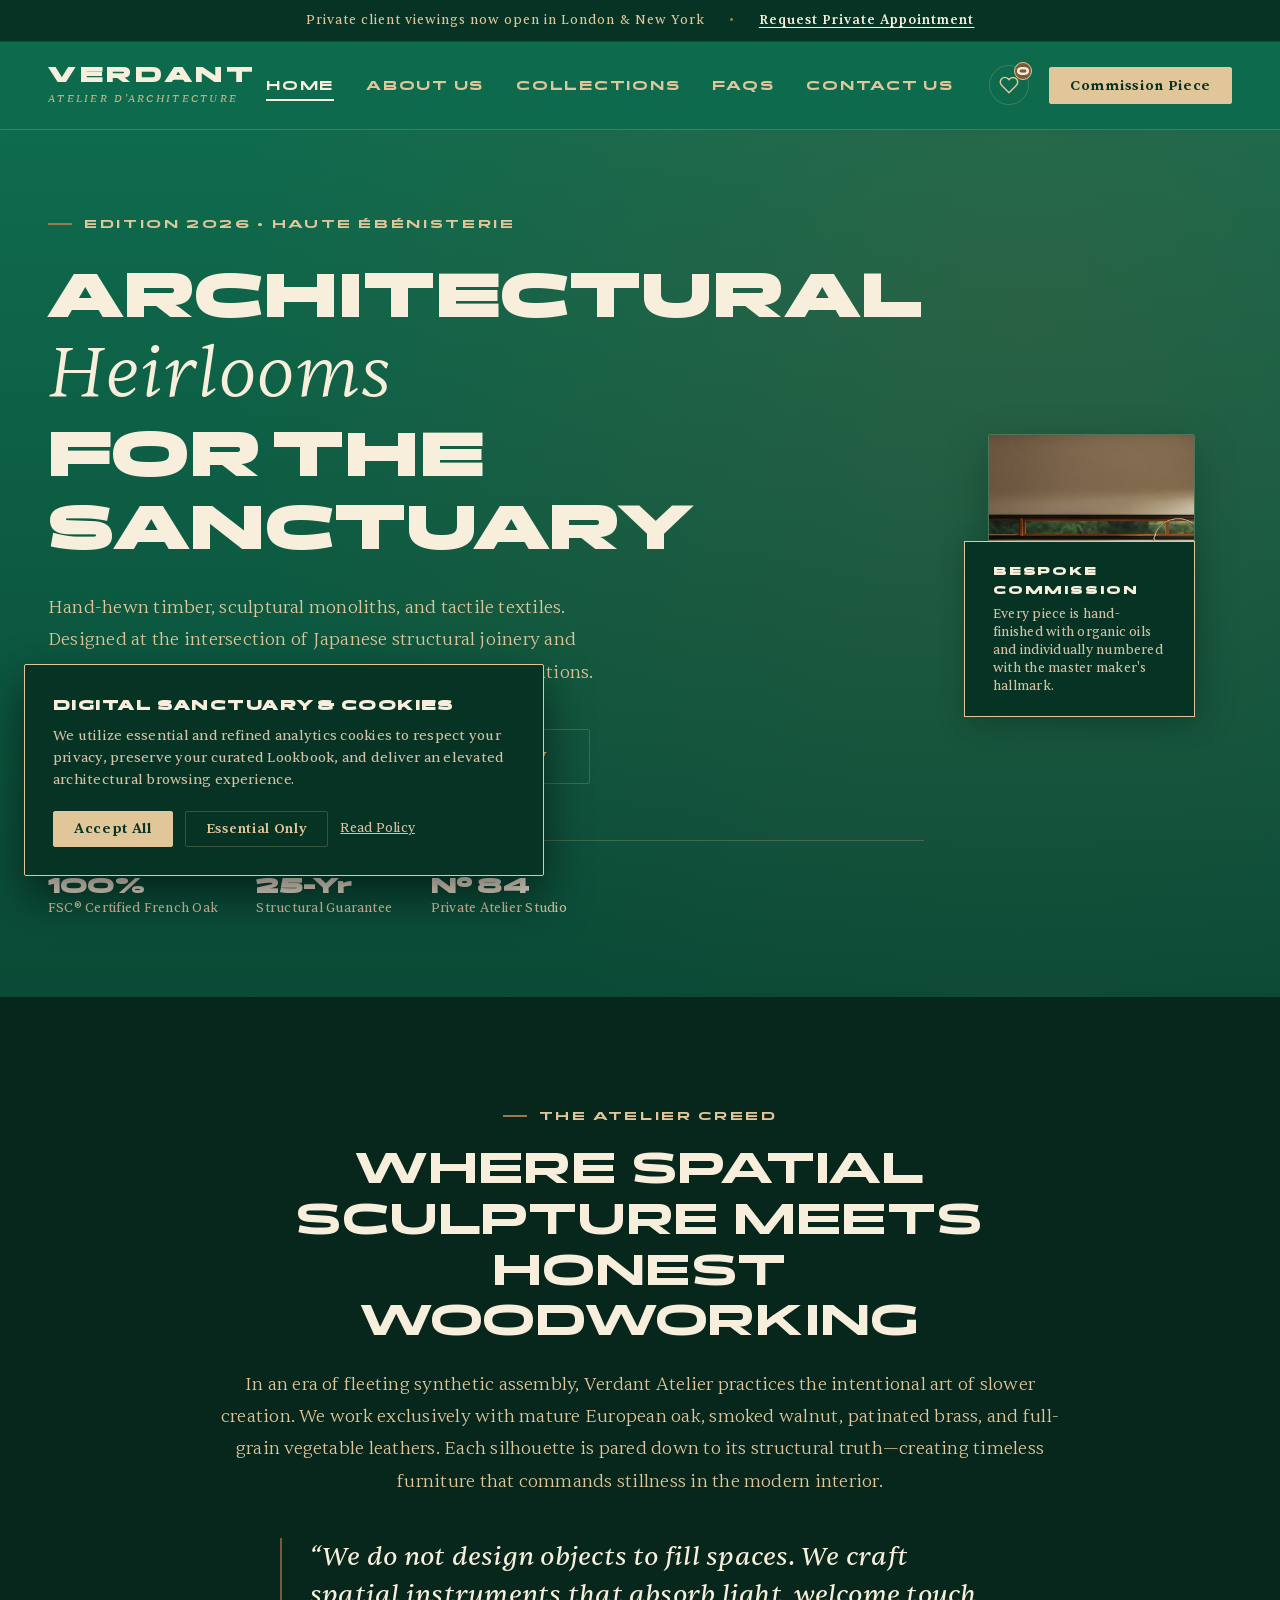
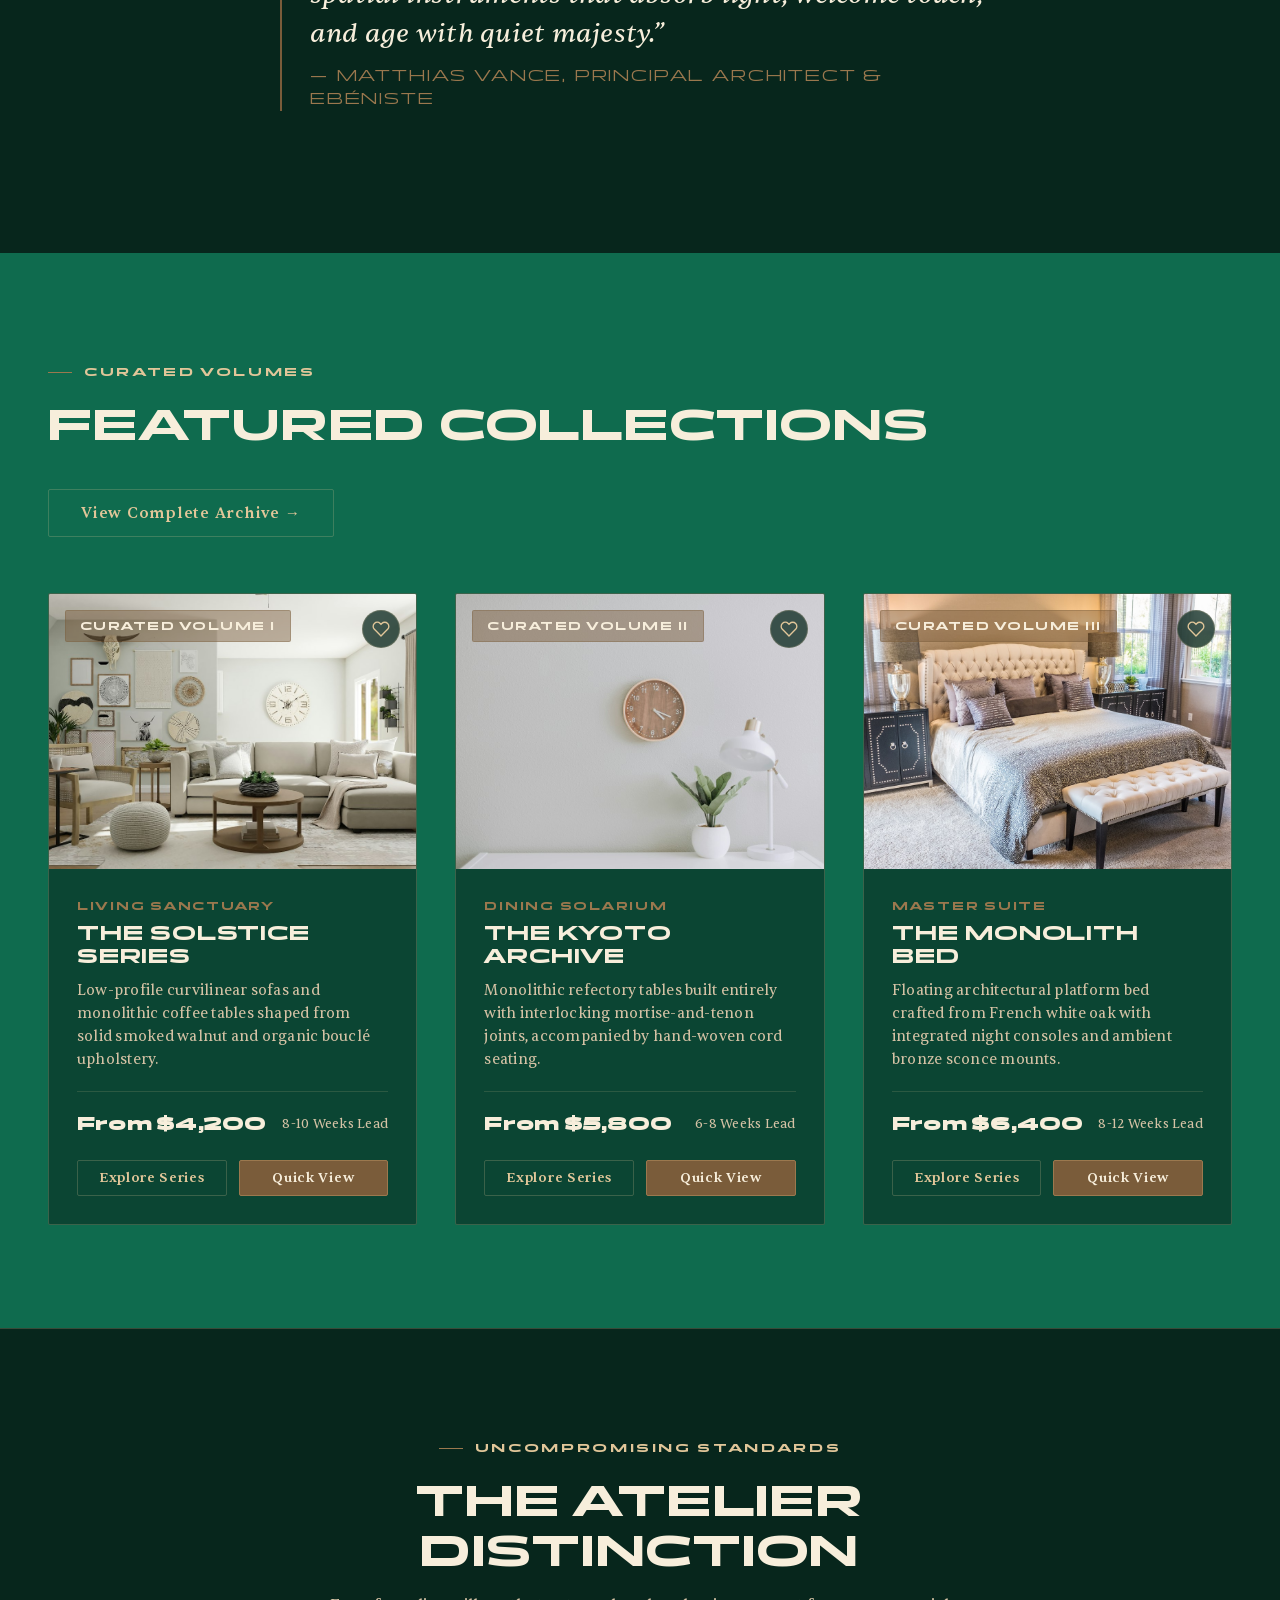
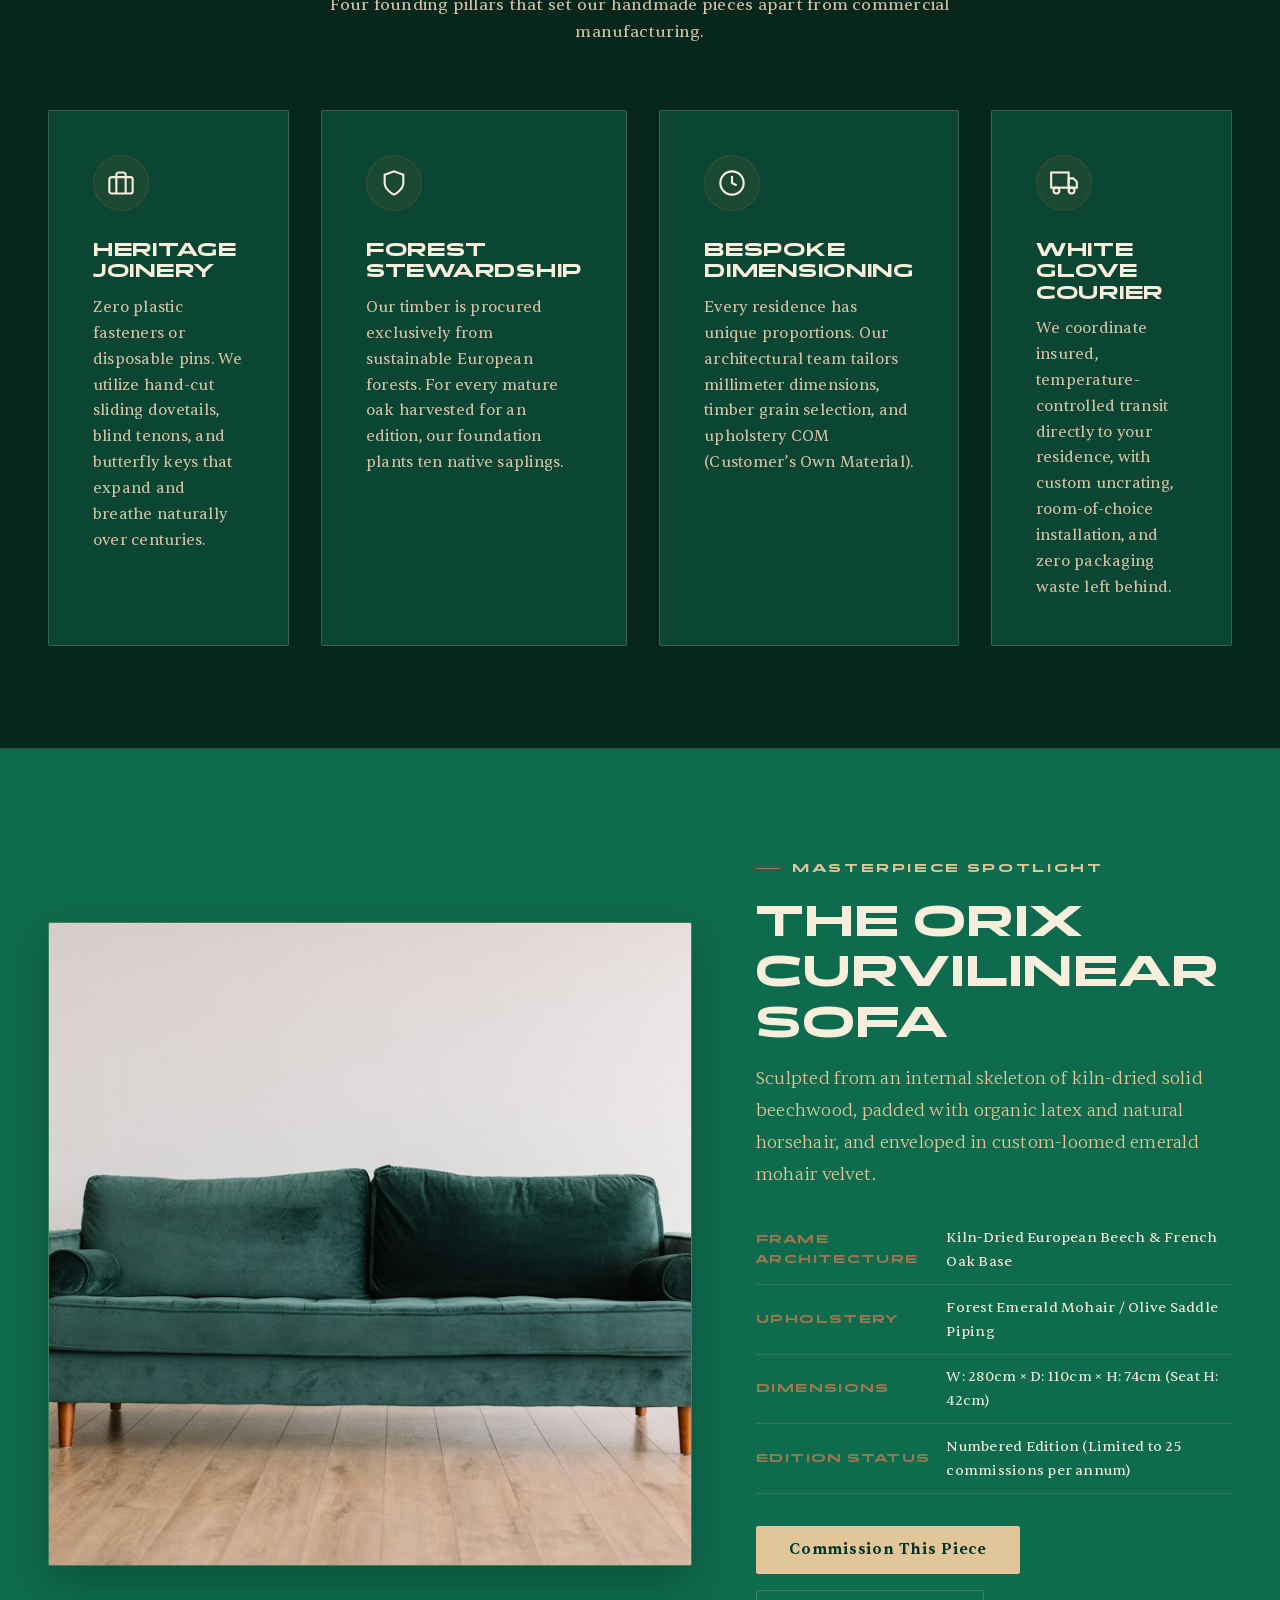
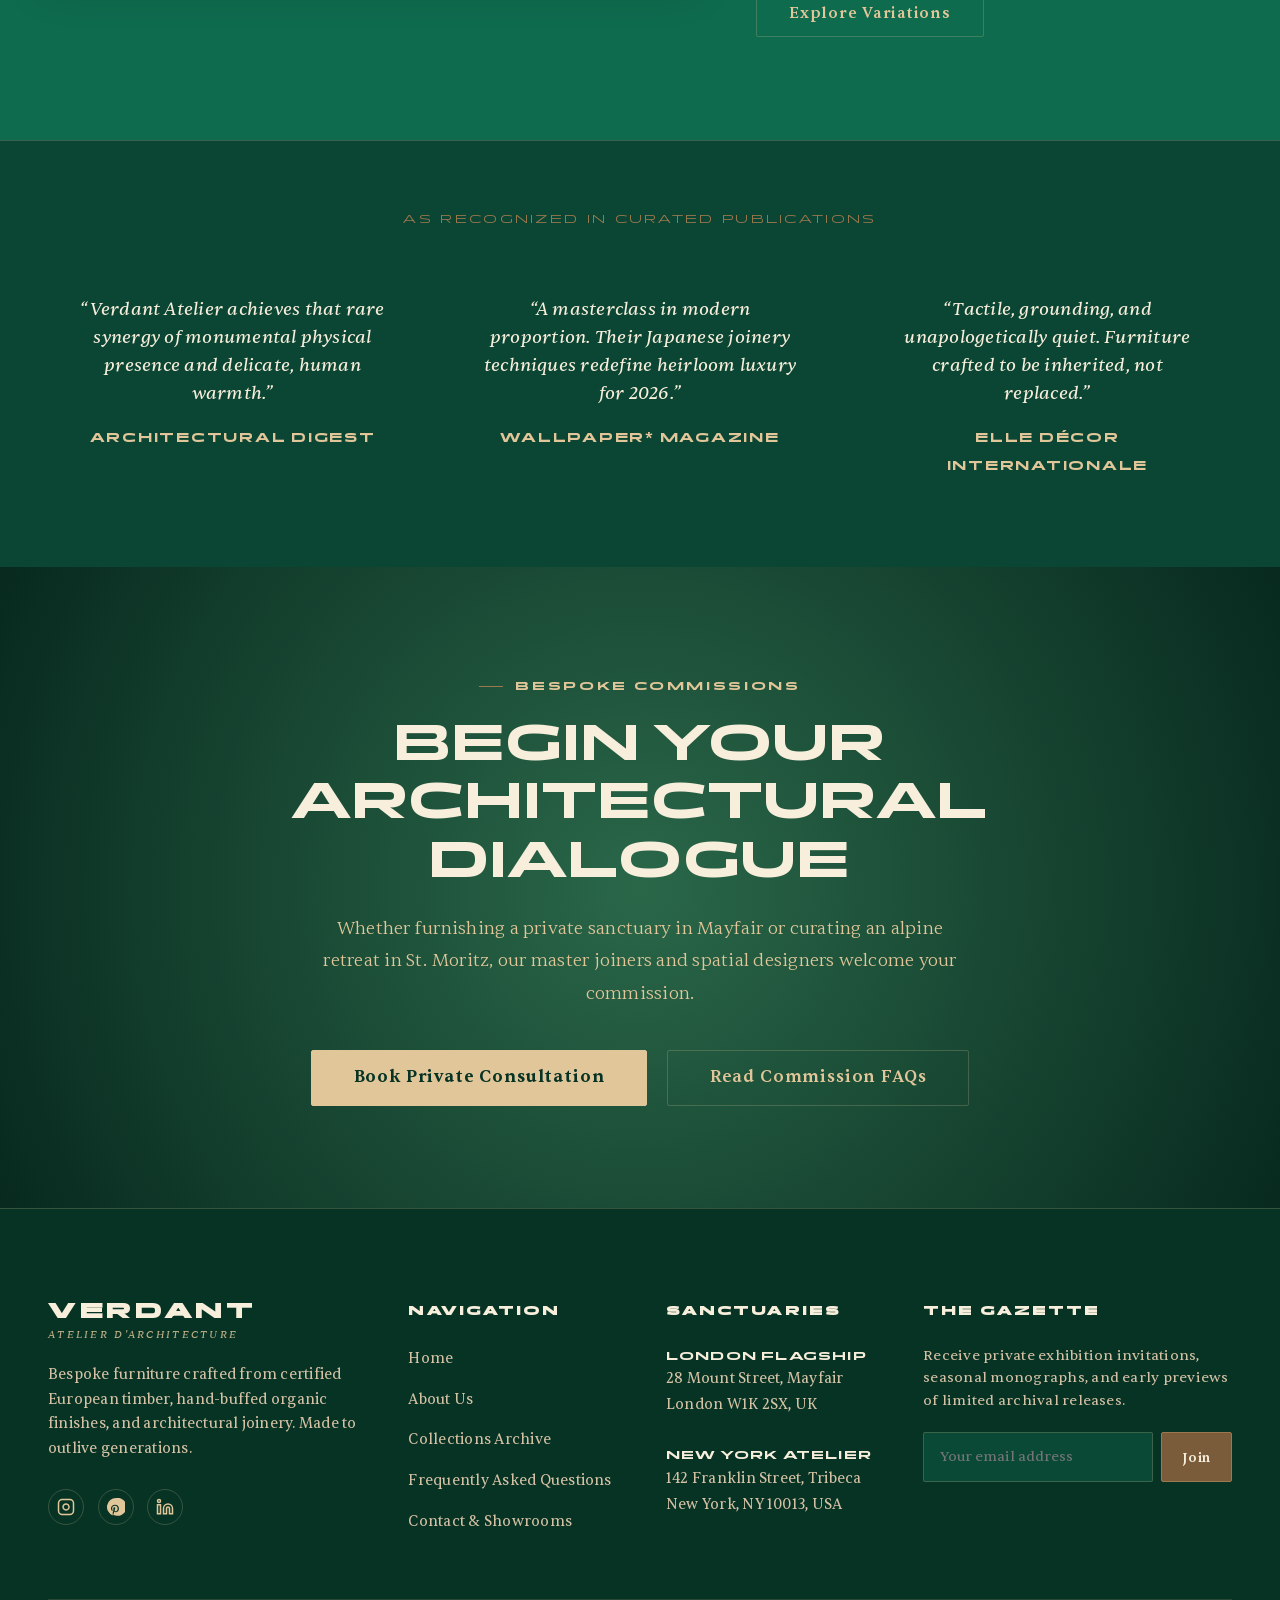
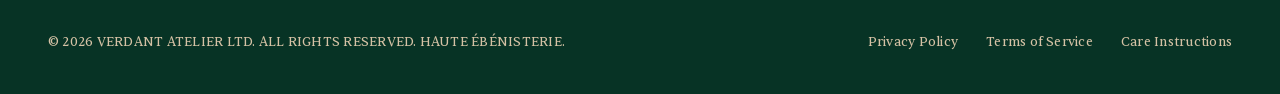
<file: index.html>
<!DOCTYPE html>
<html lang="en">
<head>
  <meta charset="UTF-8">
  <meta name="viewport" content="width=device-width, initial-scale=1.0">
  <title>VERDANT ATELIER — Haute Ébénisterie & Contemporary Living</title>
  <meta name="description" content="Handcrafted architectural furniture born at the nexus of Scandinavian restraint and Japanese joinery. Certified sustainable European hardwoods, bespoke editions, made to outlive generations.">
  <link rel="stylesheet" href="./assets/css/style.css">
</head>
<body>

  <!-- Top Announcement Bar -->
  <div class="top-announcement">
    <span>Private client viewings now open in London & New York</span>
    <span class="text-olive">•</span>
    <a href="contact.html">Request Private Appointment</a>
  </div>

  <!-- Shared Header Navigation -->
  <header class="site-header">
    <div class="container nav-container">
      <a href="index.html" class="brand-logo" aria-label="Verdant Atelier Home">
        <span class="brand-title">VERDANT</span>
        <span class="brand-subtitle">Atelier d'Architecture</span>
      </a>

      <nav class="nav-desktop" aria-label="Main Navigation">
        <ul class="nav-links">
          <li><a href="index.html" class="nav-link active">Home</a></li>
          <li><a href="about.html" class="nav-link">About Us</a></li>
          <li><a href="collections.html" class="nav-link">Collections</a></li>
          <li><a href="faqs.html" class="nav-link">FAQs</a></li>
          <li><a href="contact.html" class="nav-link">Contact Us</a></li>
        </ul>

        <div class="nav-actions">
          <a href="#" class="lookbook-trigger" aria-label="View Lookbook / Saved Pieces" title="Curated Lookbook">
            <svg width="20" height="20" viewBox="0 0 24 24" fill="none" stroke="currentColor" stroke-width="1.8">
              <path d="M20.84 4.61a5.5 5.5 0 0 0-7.78 0L12 5.67l-1.06-1.06a5.5 5.5 0 0 0-7.78 7.78l1.06 1.06L12 21.23l7.78-7.78 1.06-1.06a5.5 5.5 0 0 0 0-7.78z"></path>
            </svg>
            <span class="lookbook-badge">0</span>
          </a>
          <a href="contact.html" class="btn btn-primary btn-sm">Commission Piece</a>
        </div>
      </nav>

      <!-- Mobile Hamburger Button -->
      <button class="mobile-nav-toggle" aria-label="Toggle navigation drawer" aria-expanded="false">
        <span></span>
        <span></span>
        <span></span>
      </button>
    </div>
  </header>

  <!-- Mobile Navigation Drawer -->
  <div class="mobile-drawer-backdrop"></div>
  <aside class="mobile-drawer" aria-label="Mobile Navigation">
    <div class="mobile-drawer-head">
      <a href="index.html" class="brand-logo">
        <span class="brand-title">VERDANT</span>
        <span class="brand-subtitle">Atelier d'Architecture</span>
      </a>
    </div>

    <ul class="mobile-links">
      <li><a href="index.html" class="nav-link active">Home</a></li>
      <li><a href="about.html" class="nav-link">About Us</a></li>
      <li><a href="collections.html" class="nav-link">Collections</a></li>
      <li><a href="faqs.html" class="nav-link">FAQs</a></li>
      <li><a href="contact.html" class="nav-link">Contact Us</a></li>
    </ul>

    <div class="mobile-drawer-footer">
      <a href="contact.html" class="btn btn-primary" style="width: 100%;">Book Private Consultation</a>
      <p class="text-sentient text-muted" style="font-size: 0.85rem;">
        London • New York • Zurich<br>
        concierge@verdant-atelier.com
      </p>
    </div>
  </aside>

  <!-- MAIN PAGE CONTENT -->
  <main>
    <!-- 1. HERO SECTION -->
    <section class="hero-home">
      <div class="container">
        <div class="hero-grid">
          <div class="hero-content">
            <div class="eyebrow">Edition 2026 • Haute Ébénisterie</div>
            <h1 class="hero-title">
              <span>Architectural</span>
              <span class="title-accent">Heirlooms</span>
              <span>For The Sanctuary</span>
            </h1>
            <p class="hero-description lead-text">
              Hand-hewn timber, sculptural monoliths, and tactile textiles. Designed at the intersection of Japanese structural joinery and Nordic clarity—crafted by master artisans to outlive generations.
            </p>
            <div class="hero-cta-group">
              <a href="collections.html" class="btn btn-primary btn-lg">Explore Archive</a>
              <a href="about.html" class="btn btn-outline btn-lg">Our Craft Philosophy</a>
            </div>

            <!-- Hero Meta Metrics -->
            <div class="hero-meta-strip">
              <div class="hero-meta-item">
                <span class="hero-meta-num">100%</span>
                <span class="hero-meta-label">FSC® Certified French Oak</span>
              </div>
              <div class="hero-meta-item">
                <span class="hero-meta-num">25-Yr</span>
                <span class="hero-meta-label">Structural Guarantee</span>
              </div>
              <div class="hero-meta-item">
                <span class="hero-meta-num">N° 84</span>
                <span class="hero-meta-label">Private Atelier Studio</span>
              </div>
            </div>
          </div>

          <div class="hero-media-wrapper">
            <div class="hero-image-frame">
              <img src="./assets/images/hero-living.jpg" alt="Verdant Atelier sculptural living space with emerald curved sofa and oak table" loading="eager">
            </div>
            <div class="hero-floating-badge">
              <div class="badge-title">Bespoke Commission</div>
              <div class="badge-desc">Every piece is hand-finished with organic oils and individually numbered with the master maker's hallmark.</div>
            </div>
          </div>
        </div>
      </div>
    </section>

    <!-- 2. BRAND INTRODUCTION & PHILOSOPHY -->
    <section class="section-spacing" style="background-color: var(--color-canvas-dark);">
      <div class="container">
        <div style="max-width: 860px; margin: 0 auto; text-align: center;">
          <div class="eyebrow" style="justify-content: center;">The Atelier Creed</div>
          <h2 style="margin-bottom: 1.5rem;">Where Spatial Sculpture Meets Honest Woodworking</h2>
          <p class="lead-text" style="margin-bottom: 2rem;">
            In an era of fleeting synthetic assembly, Verdant Atelier practices the intentional art of slower creation. We work exclusively with mature European oak, smoked walnut, patinated brass, and full-grain vegetable leathers. Each silhouette is pared down to its structural truth—creating timeless furniture that commands stillness in the modern interior.
          </p>
          <div class="editorial-quote" style="text-align: left; max-width: 720px; margin: 2.5rem auto;">
            “We do not design objects to fill spaces. We craft spatial instruments that absorb light, welcome touch, and age with quiet majesty.”
            <span style="display: block; font-size: 0.95rem; font-style: normal; margin-top: 0.75rem; color: var(--color-olive-light); font-family: var(--font-display); letter-spacing: 0.12em;">— MATTHIAS VANCE, PRINCIPAL ARCHITECT & EBÉNISTE</span>
          </div>
        </div>
      </div>
    </section>

    <!-- 3. FEATURED COLLECTIONS GRID -->
    <section class="section-spacing">
      <div class="container">
        <div style="display: flex; flex-wrap: wrap; justify-content: space-between; align-items: flex-end; margin-bottom: 3.5rem; gap: 1.5rem;">
          <div>
            <div class="eyebrow">Curated Volumes</div>
            <h2>Featured Collections</h2>
          </div>
          <a href="collections.html" class="btn btn-outline">View Complete Archive &rarr;</a>
        </div>

        <div class="grid-3">
          <!-- Collection 1: Living Sanctuary -->
          <article class="collection-card" data-dimensions="W: 280cm × D: 110cm × H: 74cm" data-wood="Kiln-Dried European Beech & Smoked Oak" data-lead="8–10 Weeks Lead">
            <div class="collection-image-box">
              <img src="./assets/images/collection-living.jpg" alt="The Solstice Living Collection" loading="lazy">
              <span class="badge card-tag-badge">Curated Volume I</span>
              <button class="card-save-btn" data-id="col-solstice" aria-label="Save Solstice to lookbook">
                <svg width="18" height="18" viewBox="0 0 24 24" fill="none" stroke="currentColor" stroke-width="1.8"><path d="M20.84 4.61a5.5 5.5 0 0 0-7.78 0L12 5.67l-1.06-1.06a5.5 5.5 0 0 0-7.78 7.78l1.06 1.06L12 21.23l7.78-7.78 1.06-1.06a5.5 5.5 0 0 0 0-7.78z"></path></svg>
              </button>
            </div>
            <div class="collection-body">
              <span class="collection-category">Living Sanctuary</span>
              <h3 class="collection-title">The Solstice Series</h3>
              <p class="collection-desc">Low-profile curvilinear sofas and monolithic coffee tables shaped from solid smoked walnut and organic bouclé upholstery.</p>
              <div class="collection-meta">
                <span class="collection-price">From $4,200</span>
                <span class="collection-lead">8-10 Weeks Lead</span>
              </div>
              <div class="collection-actions">
                <a href="collections.html?category=living" class="btn btn-outline btn-sm" style="flex: 1;">Explore Series</a>
                <button class="btn btn-secondary btn-sm btn-quick-view" style="flex: 1;">Quick View</button>
              </div>
            </div>
          </article>

          <!-- Collection 2: Kyoto Dining -->
          <article class="collection-card" data-dimensions="W: 290cm × D: 110cm × H: 75cm" data-wood="Quarter-Sawn Solid European Smoked Oak" data-lead="6–8 Weeks Lead">
            <div class="collection-image-box">
              <img src="./assets/images/collection-dining.jpg" alt="The Kyoto Dining Archive" loading="lazy">
              <span class="badge card-tag-badge">Curated Volume II</span>
              <button class="card-save-btn" data-id="col-kyoto" aria-label="Save Kyoto to lookbook">
                <svg width="18" height="18" viewBox="0 0 24 24" fill="none" stroke="currentColor" stroke-width="1.8"><path d="M20.84 4.61a5.5 5.5 0 0 0-7.78 0L12 5.67l-1.06-1.06a5.5 5.5 0 0 0-7.78 7.78l1.06 1.06L12 21.23l7.78-7.78 1.06-1.06a5.5 5.5 0 0 0 0-7.78z"></path></svg>
              </button>
            </div>
            <div class="collection-body">
              <span class="collection-category">Dining Solarium</span>
              <h3 class="collection-title">The Kyoto Archive</h3>
              <p class="collection-desc">Monolithic refectory tables built entirely with interlocking mortise-and-tenon joints, accompanied by hand-woven cord seating.</p>
              <div class="collection-meta">
                <span class="collection-price">From $5,800</span>
                <span class="collection-lead">6-8 Weeks Lead</span>
              </div>
              <div class="collection-actions">
                <a href="collections.html?category=dining" class="btn btn-outline btn-sm" style="flex: 1;">Explore Series</a>
                <button class="btn btn-secondary btn-sm btn-quick-view" style="flex: 1;">Quick View</button>
              </div>
            </div>
          </article>

          <!-- Collection 3: Monolith Bedroom -->
          <article class="collection-card" data-dimensions="W: 220cm × L: 235cm × H: 88cm" data-wood="Solid French White Oak & Cast Brass Sconces" data-lead="8–12 Weeks Lead">
            <div class="collection-image-box">
              <img src="./assets/images/bedroom-suite.jpg" alt="The Monolith Bedroom Suite" loading="lazy">
              <span class="badge card-tag-badge">Curated Volume III</span>
              <button class="card-save-btn" data-id="col-monolith" aria-label="Save Monolith to lookbook">
                <svg width="18" height="18" viewBox="0 0 24 24" fill="none" stroke="currentColor" stroke-width="1.8"><path d="M20.84 4.61a5.5 5.5 0 0 0-7.78 0L12 5.67l-1.06-1.06a5.5 5.5 0 0 0-7.78 7.78l1.06 1.06L12 21.23l7.78-7.78 1.06-1.06a5.5 5.5 0 0 0 0-7.78z"></path></svg>
              </button>
            </div>
            <div class="collection-body">
              <span class="collection-category">Master Suite</span>
              <h3 class="collection-title">The Monolith Bed</h3>
              <p class="collection-desc">Floating architectural platform bed crafted from French white oak with integrated night consoles and ambient bronze sconce mounts.</p>
              <div class="collection-meta">
                <span class="collection-price">From $6,400</span>
                <span class="collection-lead">8-12 Weeks Lead</span>
              </div>
              <div class="collection-actions">
                <a href="collections.html?category=bedroom" class="btn btn-outline btn-sm" style="flex: 1;">Explore Series</a>
                <button class="btn btn-secondary btn-sm btn-quick-view" style="flex: 1;">Quick View</button>
              </div>
            </div>
          </article>
        </div>
      </div>
    </section>

    <!-- 4. WHY CHOOSE US / THE ATELIER DISTINCTION -->
    <section class="section-spacing" style="background-color: var(--color-canvas-dark); border-top: 1px solid var(--color-beige-border); border-bottom: 1px solid var(--color-beige-border);">
      <div class="container">
        <div style="text-align: center; max-width: 680px; margin: 0 auto 4rem;">
          <div class="eyebrow" style="justify-content: center;">Uncompromising Standards</div>
          <h2>The Atelier Distinction</h2>
          <p class="text-sentient text-muted">Four founding pillars that set our handmade pieces apart from commercial manufacturing.</p>
        </div>

        <div class="grid-4">
          <div class="feature-card">
            <div class="feature-icon-wrap">
              <svg width="28" height="28" viewBox="0 0 24 24" fill="none" stroke="currentColor" stroke-width="1.8">
                <rect x="2" y="7" width="20" height="14" rx="2" ry="2"></rect>
                <path d="M16 21V5a2 2 0 0 0-2-2h-4a2 2 0 0 0-2 2v16"></path>
              </svg>
            </div>
            <h3 class="feature-title">Heritage Joinery</h3>
            <p class="feature-text">Zero plastic fasteners or disposable pins. We utilize hand-cut sliding dovetails, blind tenons, and butterfly keys that expand and breathe naturally over centuries.</p>
          </div>

          <div class="feature-card">
            <div class="feature-icon-wrap">
              <svg width="28" height="28" viewBox="0 0 24 24" fill="none" stroke="currentColor" stroke-width="1.8">
                <path d="M12 22s8-4 8-10V5l-8-3-8 3v7c0 6 8 10 8 10z"></path>
              </svg>
            </div>
            <h3 class="feature-title">Forest Stewardship</h3>
            <p class="feature-text">Our timber is procured exclusively from sustainable European forests. For every mature oak harvested for an edition, our foundation plants ten native saplings.</p>
          </div>

          <div class="feature-card">
            <div class="feature-icon-wrap">
              <svg width="28" height="28" viewBox="0 0 24 24" fill="none" stroke="currentColor" stroke-width="1.8">
                <circle cx="12" cy="12" r="10"></circle>
                <path d="M12 6v6l4 2"></path>
              </svg>
            </div>
            <h3 class="feature-title">Bespoke Dimensioning</h3>
            <p class="feature-text">Every residence has unique proportions. Our architectural team tailors millimeter dimensions, timber grain selection, and upholstery COM (Customer’s Own Material).</p>
          </div>

          <div class="feature-card">
            <div class="feature-icon-wrap">
              <svg width="28" height="28" viewBox="0 0 24 24" fill="none" stroke="currentColor" stroke-width="1.8">
                <rect x="1" y="3" width="15" height="13"></rect>
                <polygon points="16 8 20 8 23 11 23 16 16 16 16 8"></polygon>
                <circle cx="5.5" cy="18.5" r="2.5"></circle>
                <circle cx="18.5" cy="18.5" r="2.5"></circle>
              </svg>
            </div>
            <h3 class="feature-title">White Glove Courier</h3>
            <p class="feature-text">We coordinate insured, temperature-controlled transit directly to your residence, with custom uncrating, room-of-choice installation, and zero packaging waste left behind.</p>
          </div>
        </div>
      </div>
    </section>

    <!-- 5. HIGHLIGHTED MASTERPIECE SHOWCASE -->
    <section class="section-spacing">
      <div class="container">
        <div class="hero-grid" style="align-items: center;">
          <div class="hero-media-wrapper">
            <div class="hero-image-frame" style="aspect-ratio: 1 / 1;">
              <img src="./assets/images/sofa-emerald.jpg" alt="The Orix Curvilinear Sofa in Emerald Velvet" loading="lazy">
            </div>
          </div>
          <div>
            <div class="eyebrow">Masterpiece Spotlight</div>
            <h2>The Orix Curvilinear Sofa</h2>
            <p class="lead-text" style="margin-bottom: 1.5rem;">
              Sculpted from an internal skeleton of kiln-dried solid beechwood, padded with organic latex and natural horsehair, and enveloped in custom-loomed emerald mohair velvet.
            </p>
            <table class="modal-specs-table" style="max-width: 480px; margin-bottom: 2rem;">
              <tr>
                <td>Frame Architecture</td>
                <td>Kiln-Dried European Beech & French Oak Base</td>
              </tr>
              <tr>
                <td>Upholstery</td>
                <td>Forest Emerald Mohair / Olive Saddle Piping</td>
              </tr>
              <tr>
                <td>Dimensions</td>
                <td>W: 280cm × D: 110cm × H: 74cm (Seat H: 42cm)</td>
              </tr>
              <tr>
                <td>Edition Status</td>
                <td>Numbered Edition (Limited to 25 commissions per annum)</td>
              </tr>
            </table>

            <div style="display: flex; gap: 1rem; flex-wrap: wrap;">
              <a href="contact.html?piece=Orix%20Curvilinear%20Sofa" class="btn btn-primary">Commission This Piece</a>
              <a href="collections.html" class="btn btn-outline">Explore Variations</a>
            </div>
          </div>
        </div>
      </div>
    </section>

    <!-- 6. PRESS & EDITORIAL PRAISE -->
    <section class="section-spacing-sm" style="background-color: var(--color-canvas-card); border-top: 1px solid var(--color-beige-border);">
      <div class="container">
        <div style="text-align: center; margin-bottom: 2.5rem;">
          <span style="font-family: var(--font-display); font-size: 0.72rem; letter-spacing: 0.2em; text-transform: uppercase; color: var(--color-olive-light);">As Recognized In Curated Publications</span>
        </div>
        <div class="grid-3" style="text-align: center;">
          <div style="padding: 1.5rem;">
            <p style="font-family: var(--font-body); font-style: italic; font-size: 1.1rem; line-height: 1.6; color: var(--color-beige-light); margin-bottom: 1rem;">
              “Verdant Atelier achieves that rare synergy of monumental physical presence and delicate, human warmth.”
            </p>
            <span style="font-family: var(--font-display); font-size: 0.78rem; font-weight: 700; letter-spacing: 0.14em; color: var(--color-beige);">ARCHITECTURAL DIGEST</span>
          </div>
          <div style="padding: 1.5rem;">
            <p style="font-family: var(--font-body); font-style: italic; font-size: 1.1rem; line-height: 1.6; color: var(--color-beige-light); margin-bottom: 1rem;">
              “A masterclass in modern proportion. Their Japanese joinery techniques redefine heirloom luxury for 2026.”
            </p>
            <span style="font-family: var(--font-display); font-size: 0.78rem; font-weight: 700; letter-spacing: 0.14em; color: var(--color-beige);">WALLPAPER* MAGAZINE</span>
          </div>
          <div style="padding: 1.5rem;">
            <p style="font-family: var(--font-body); font-style: italic; font-size: 1.1rem; line-height: 1.6; color: var(--color-beige-light); margin-bottom: 1rem;">
              “Tactile, grounding, and unapologetically quiet. Furniture crafted to be inherited, not replaced.”
            </p>
            <span style="font-family: var(--font-display); font-size: 0.78rem; font-weight: 700; letter-spacing: 0.14em; color: var(--color-beige);">ELLE DÉCOR INTERNATIONALE</span>
          </div>
        </div>
      </div>
    </section>

    <!-- 7. INVITATION & PRIVATE CONSULTATION CTA -->
    <section class="section-spacing" style="background: radial-gradient(circle at 50% 50%, rgba(122, 92, 58, 0.25) 0%, rgba(7, 38, 28, 0.95) 100%); text-align: center;">
      <div class="container container-narrow">
        <div class="eyebrow" style="justify-content: center;">Bespoke Commissions</div>
        <h2 style="font-size: clamp(2rem, 4vw, 3.25rem); margin-bottom: 1.5rem;">Begin Your Architectural Dialogue</h2>
        <p class="lead-text" style="margin-bottom: 2.5rem; max-width: 650px; margin-left: auto; margin-right: auto;">
          Whether furnishing a private sanctuary in Mayfair or curating an alpine retreat in St. Moritz, our master joiners and spatial designers welcome your commission.
        </p>
        <div style="display: flex; justify-content: center; gap: 1.25rem; flex-wrap: wrap;">
          <a href="contact.html" class="btn btn-primary btn-lg">Book Private Consultation</a>
          <a href="faqs.html" class="btn btn-outline btn-lg">Read Commission FAQs</a>
        </div>
      </div>
    </section>
  </main>

  <!-- QUICK VIEW MODAL (Shared across pages) -->
  <div class="modal-overlay" id="quick-view-modal" aria-hidden="true" role="dialog">
    <div class="modal-window">
      <button class="modal-close-btn" aria-label="Close dialog">
        <svg width="20" height="20" viewBox="0 0 24 24" fill="none" stroke="currentColor" stroke-width="2">
          <line x1="18" y1="6" x2="6" y2="18"></line>
          <line x1="6" y1="6" x2="18" y2="18"></line>
        </svg>
      </button>
      <div class="modal-grid">
        <div class="modal-media">
          <img id="modal-img" src="./assets/images/collection-living.jpg" alt="Piece Preview">
        </div>
        <div class="modal-content">
          <div>
            <div id="modal-category" class="collection-category">Living Room</div>
            <h3 id="modal-title" class="collection-title" style="font-size: 1.65rem; margin-bottom: 0.5rem;">The Piece Title</h3>
            <div id="modal-price" class="collection-price" style="margin-bottom: 1.25rem;">$4,800</div>
            <p id="modal-desc" class="collection-desc" style="font-size: 0.95rem;">Detailed description of craftsmanship, finishing, and spatial intent.</p>
            
            <table class="modal-specs-table">
              <tr>
                <td>Dimensions</td>
                <td id="modal-dimensions">W: 240cm × D: 105cm × H: 76cm</td>
              </tr>
              <tr>
                <td>Wood & Frame</td>
                <td id="modal-wood">Solid French Oak & Cast Brass</td>
              </tr>
              <tr>
                <td>Lead Time</td>
                <td id="modal-lead">Made to order (6–8 weeks)</td>
              </tr>
            </table>
          </div>

          <div style="display: flex; gap: 1rem; margin-top: 1.5rem;">
            <a id="modal-inquire-btn" href="contact.html" class="btn btn-primary" style="flex: 1;">Inquire For Acquisition</a>
          </div>
        </div>
      </div>
    </div>
  </div>

  <!-- COOKIE CONSENT BANNER -->
  <div class="cookie-banner" id="cookie-consent-banner" role="dialog" aria-label="Cookie Preferences">
    <div class="cookie-title">Digital Sanctuary & Cookies</div>
    <p class="cookie-text">
      We utilize essential and refined analytics cookies to respect your privacy, preserve your curated Lookbook, and deliver an elevated architectural browsing experience.
    </p>
    <div class="cookie-actions">
      <button class="btn btn-primary btn-sm" id="cookie-accept">Accept All</button>
      <button class="btn btn-outline btn-sm" id="cookie-decline">Essential Only</button>
      <a href="privacy.html" class="text-sentient text-muted" style="font-size: 0.8rem; align-self: center; text-decoration: underline;">Read Policy</a>
    </div>
  </div>

  <!-- SITE FOOTER -->
  <footer class="site-footer">
    <div class="container">
      <div class="footer-top-grid">
        <div class="footer-brand">
          <a href="index.html" class="brand-logo">
            <span class="brand-title">VERDANT</span>
            <span class="brand-subtitle">Atelier d'Architecture</span>
          </a>
          <p class="footer-brand-desc">
            Bespoke furniture crafted from certified European timber, hand-buffed organic finishes, and architectural joinery. Made to outlive generations.
          </p>
          <div class="social-links">
            <a href="#" class="social-icon" aria-label="Instagram">
              <svg width="18" height="18" viewBox="0 0 24 24" fill="none" stroke="currentColor" stroke-width="2"><rect x="2" y="2" width="20" height="20" rx="5" ry="5"></rect><path d="M16 11.37A4 4 0 1 1 12.63 8 4 4 0 0 1 16 11.37z"></path><line x1="17.5" y1="6.5" x2="17.51" y2="6.5"></line></svg>
            </a>
            <a href="#" class="social-icon" aria-label="Pinterest">
              <svg width="18" height="18" viewBox="0 0 24 24" fill="currentColor"><path d="M12 0a12 12 0 0 0-4.37 23.18c-.06-.94-.12-2.38.02-3.41l.99-4.22s-.25-.5-.25-1.25c0-1.17.68-2.04 1.52-2.04.72 0 1.06.54 1.06 1.18 0 .72-.46 1.8-.7 2.8-.2.84.42 1.53 1.25 1.53 1.5 0 2.65-1.58 2.65-3.87 0-2.02-1.45-3.44-3.53-3.44-2.4 0-3.81 1.8-3.81 3.66 0 .73.28 1.5.63 1.93.07.08.08.15.06.24l-.23.95c-.04.15-.12.18-.28.11-1.04-.48-1.69-2-1.69-3.21 0-2.62 1.9-5.02 5.48-5.02 2.88 0 5.11 2.05 5.11 4.79 0 2.86-1.8 5.16-4.3 5.16-.84 0-1.63-.44-1.9-.95l-.52 1.97c-.19.72-.7 1.62-1.04 2.18A12 12 0 1 0 12 0z"/></svg>
            </a>
            <a href="#" class="social-icon" aria-label="LinkedIn">
              <svg width="18" height="18" viewBox="0 0 24 24" fill="none" stroke="currentColor" stroke-width="2"><path d="M16 8a6 6 0 0 1 6 6v7h-4v-7a2 2 0 0 0-2-2 2 2 0 0 0-2 2v7h-4v-7a6 6 0 0 1 6-6z"></path><rect x="2" y="9" width="4" height="12"></rect><circle cx="4" cy="4" r="2"></circle></svg>
            </a>
          </div>
        </div>

        <div>
          <div class="footer-heading">Navigation</div>
          <ul class="footer-links">
            <li><a href="index.html">Home</a></li>
            <li><a href="about.html">About Us</a></li>
            <li><a href="collections.html">Collections Archive</a></li>
            <li><a href="faqs.html">Frequently Asked Questions</a></li>
            <li><a href="contact.html">Contact & Showrooms</a></li>
          </ul>
        </div>

        <div>
          <div class="footer-heading">Sanctuaries</div>
          <div class="text-sentient text-muted" style="font-size: 0.9rem; line-height: 1.8;">
            <strong style="color: var(--color-beige-light); font-family: var(--font-display); font-size: 0.75rem; letter-spacing: 0.1em; display: block;">LONDON FLAGSHIP</strong>
            28 Mount Street, Mayfair<br>
            London W1K 2SX, UK<br><br>
            <strong style="color: var(--color-beige-light); font-family: var(--font-display); font-size: 0.75rem; letter-spacing: 0.1em; display: block;">NEW YORK ATELIER</strong>
            142 Franklin Street, Tribeca<br>
            New York, NY 10013, USA
          </div>
        </div>

        <div>
          <div class="footer-heading">The Gazette</div>
          <p class="footer-newsletter-text">
            Receive private exhibition invitations, seasonal monographs, and early previews of limited archival releases.
          </p>
          <form class="newsletter-form">
            <input type="email" placeholder="Your email address" required aria-label="Email for newsletter">
            <button type="submit" class="btn btn-secondary btn-sm">Join</button>
          </form>
        </div>
      </div>

      <div class="footer-bottom">
        <div>
          &copy; 2026 VERDANT ATELIER LTD. ALL RIGHTS RESERVED. HAUTE ÉBÉNISTERIE.
        </div>
        <div class="footer-legal-links">
          <a href="privacy.html">Privacy Policy</a>
          <a href="terms.html">Terms of Service</a>
          <a href="faqs.html">Care Instructions</a>
        </div>
      </div>
    </div>
  </footer>

  <script src="./assets/js/main.js"></script>
</body>
</html>
</file>
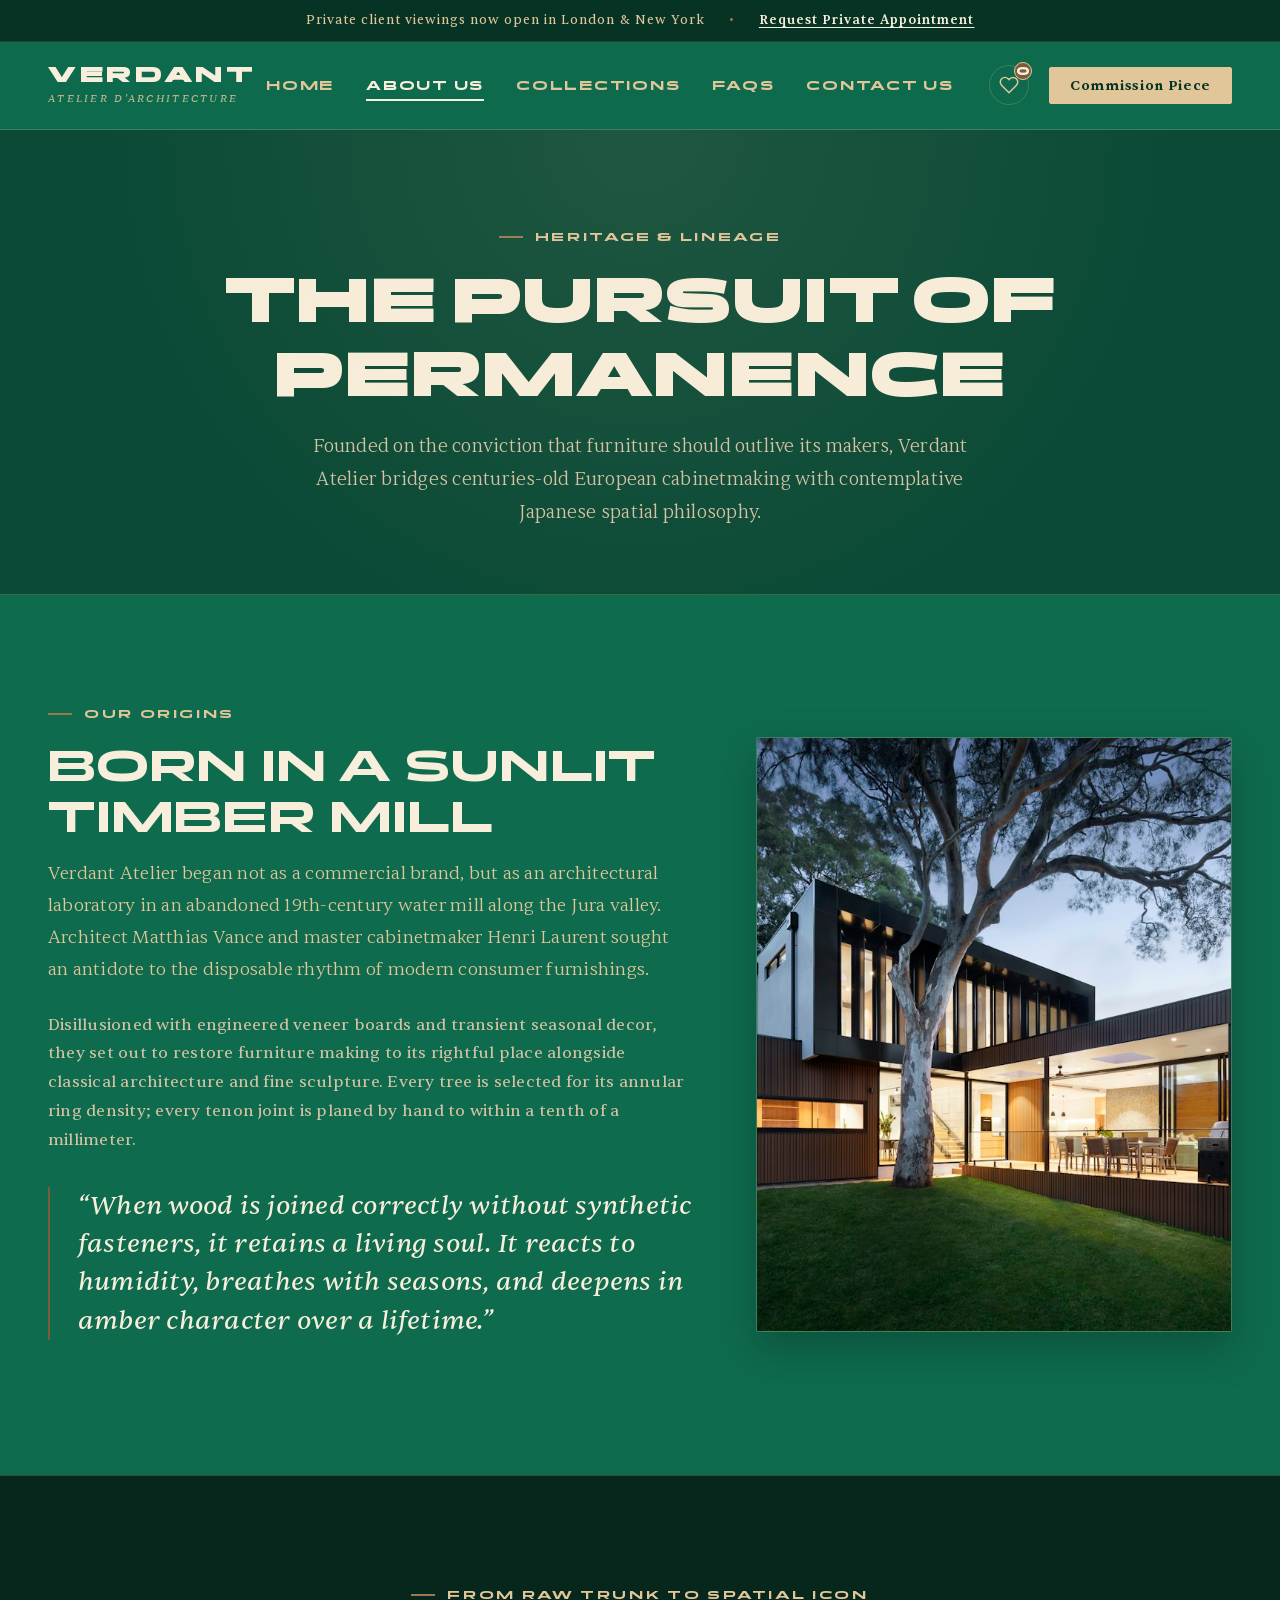
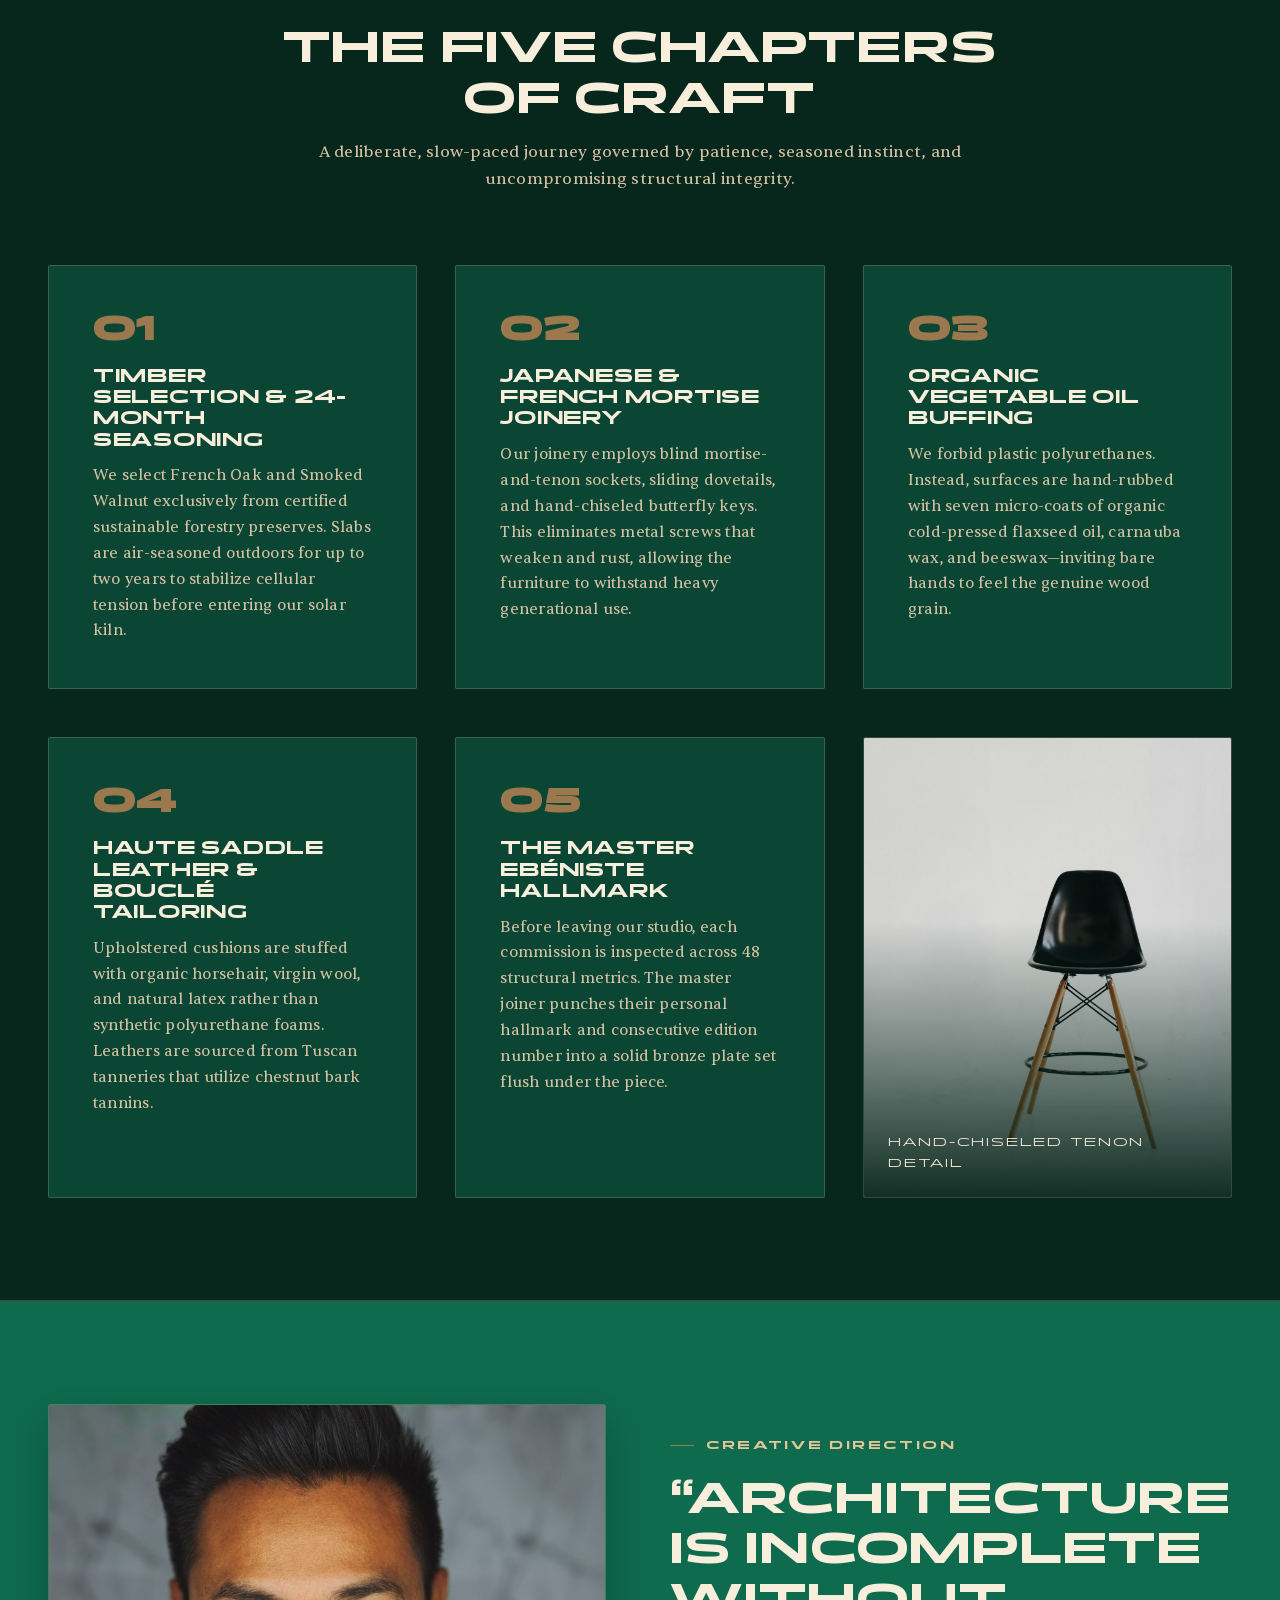
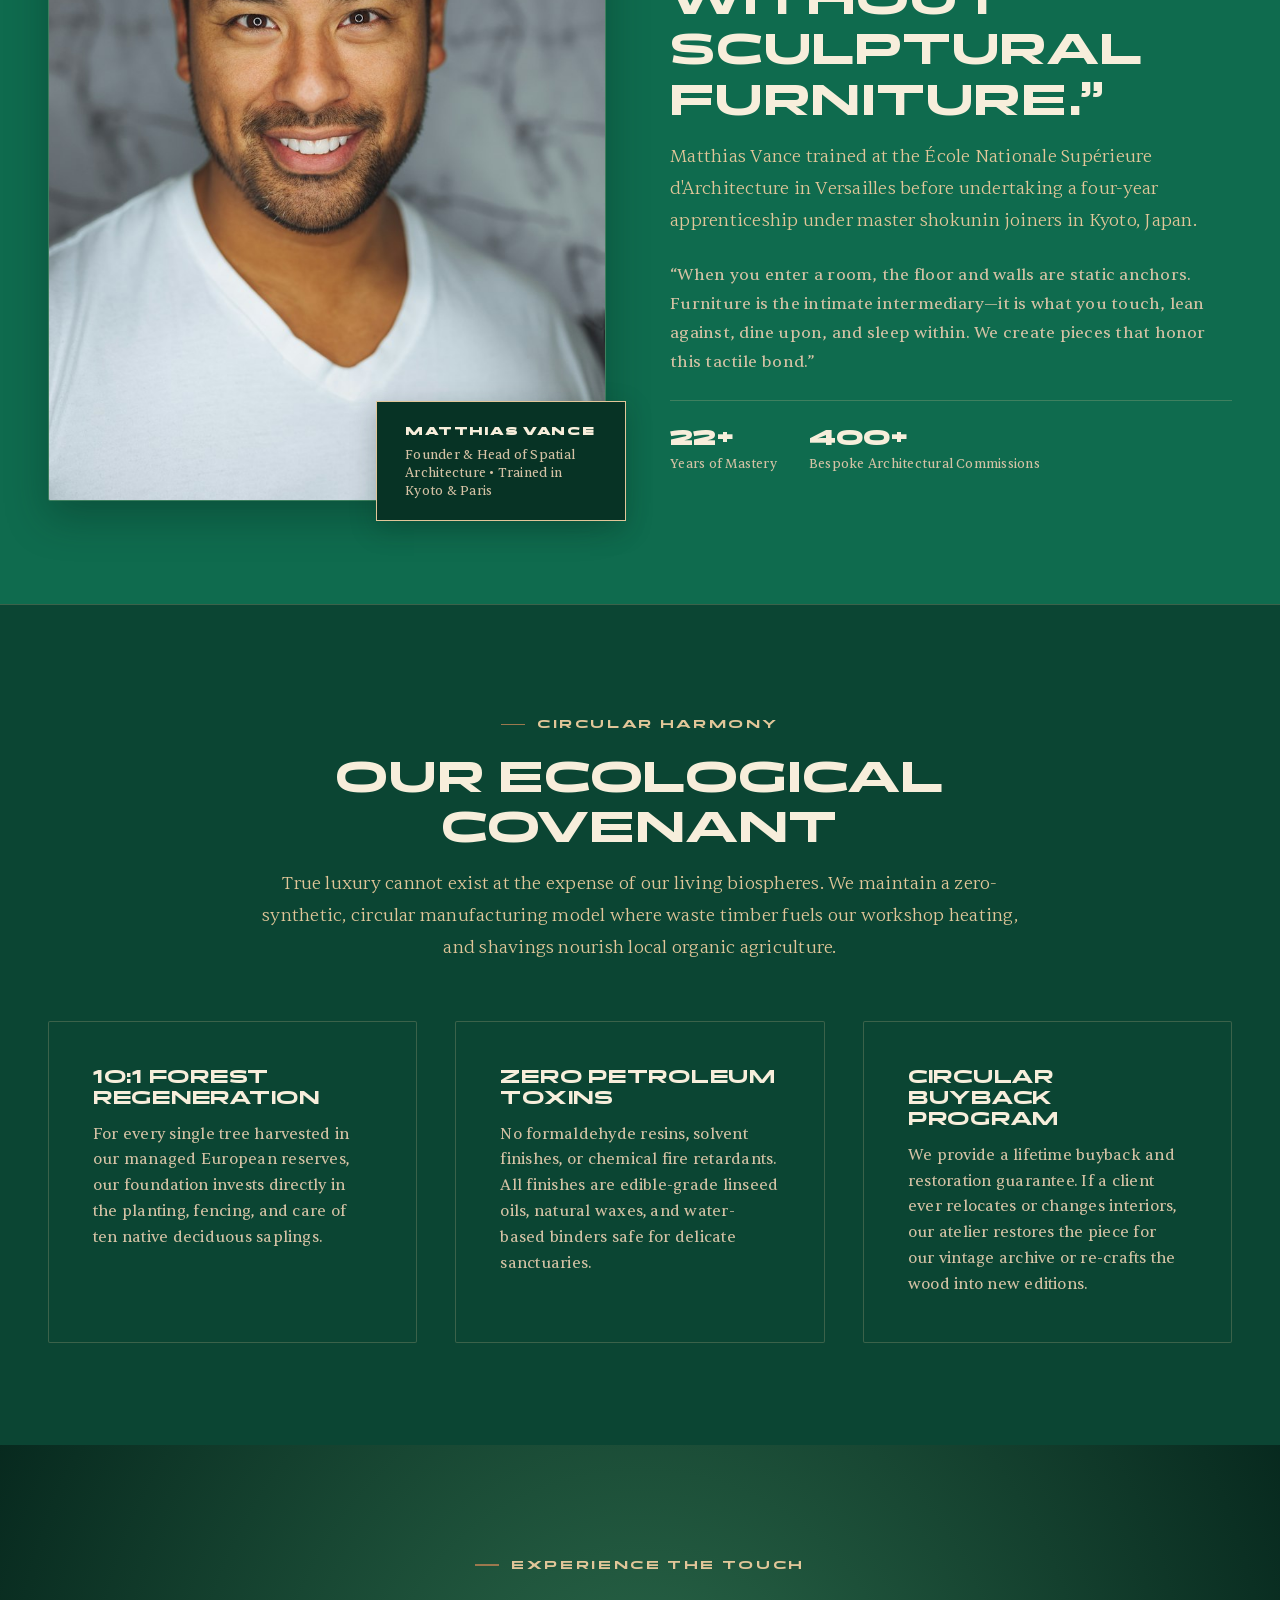
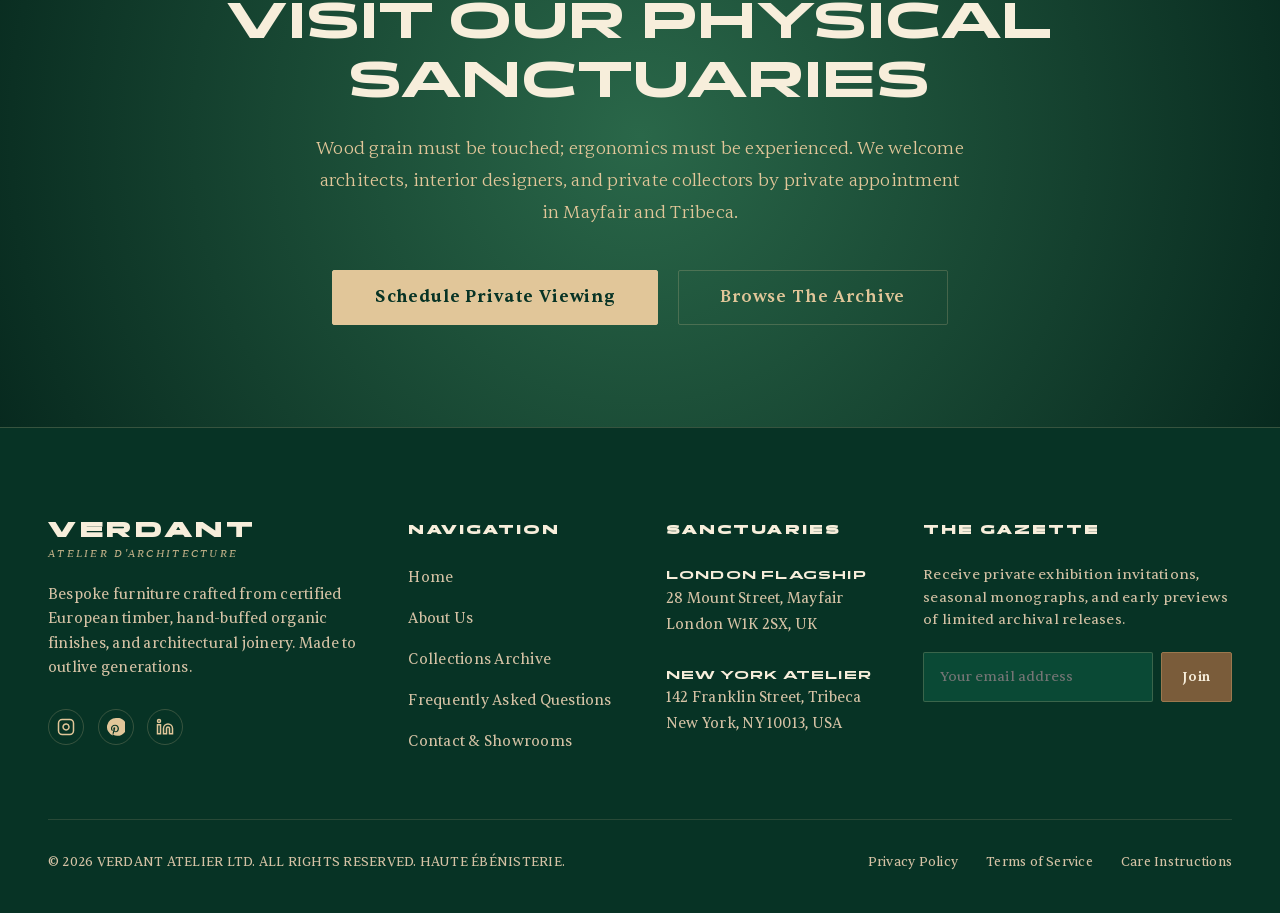
<file: about.html>
<!DOCTYPE html>
<html lang="en">
<head>
  <meta charset="UTF-8">
  <meta name="viewport" content="width=device-width, initial-scale=1.0">
  <title>About Us — VERDANT ATELIER | Heritage Joinery & Spatial Art</title>
  <meta name="description" content="Discover the origins, woodworking philosophy, and artisanal process behind Verdant Atelier. Master French and Japanese joinery tailored for architectural interiors.">
  <link rel="stylesheet" href="./assets/css/style.css">
</head>
<body>

  <!-- Top Announcement Bar -->
  <div class="top-announcement">
    <span>Private client viewings now open in London & New York</span>
    <span class="text-olive">•</span>
    <a href="contact.html">Request Private Appointment</a>
  </div>

  <!-- Shared Header Navigation -->
  <header class="site-header">
    <div class="container nav-container">
      <a href="index.html" class="brand-logo" aria-label="Verdant Atelier Home">
        <span class="brand-title">VERDANT</span>
        <span class="brand-subtitle">Atelier d'Architecture</span>
      </a>

      <nav class="nav-desktop" aria-label="Main Navigation">
        <ul class="nav-links">
          <li><a href="index.html" class="nav-link">Home</a></li>
          <li><a href="about.html" class="nav-link active">About Us</a></li>
          <li><a href="collections.html" class="nav-link">Collections</a></li>
          <li><a href="faqs.html" class="nav-link">FAQs</a></li>
          <li><a href="contact.html" class="nav-link">Contact Us</a></li>
        </ul>

        <div class="nav-actions">
          <a href="#" class="lookbook-trigger" aria-label="View Lookbook / Saved Pieces" title="Curated Lookbook">
            <svg width="20" height="20" viewBox="0 0 24 24" fill="none" stroke="currentColor" stroke-width="1.8">
              <path d="M20.84 4.61a5.5 5.5 0 0 0-7.78 0L12 5.67l-1.06-1.06a5.5 5.5 0 0 0-7.78 7.78l1.06 1.06L12 21.23l7.78-7.78 1.06-1.06a5.5 5.5 0 0 0 0-7.78z"></path>
            </svg>
            <span class="lookbook-badge">0</span>
          </a>
          <a href="contact.html" class="btn btn-primary btn-sm">Commission Piece</a>
        </div>
      </nav>

      <!-- Mobile Hamburger Button -->
      <button class="mobile-nav-toggle" aria-label="Toggle navigation drawer" aria-expanded="false">
        <span></span>
        <span></span>
        <span></span>
      </button>
    </div>
  </header>

  <!-- Mobile Navigation Drawer -->
  <div class="mobile-drawer-backdrop"></div>
  <aside class="mobile-drawer" aria-label="Mobile Navigation">
    <div class="mobile-drawer-head">
      <a href="index.html" class="brand-logo">
        <span class="brand-title">VERDANT</span>
        <span class="brand-subtitle">Atelier d'Architecture</span>
      </a>
    </div>

    <ul class="mobile-links">
      <li><a href="index.html" class="nav-link">Home</a></li>
      <li><a href="about.html" class="nav-link active">About Us</a></li>
      <li><a href="collections.html" class="nav-link">Collections</a></li>
      <li><a href="faqs.html" class="nav-link">FAQs</a></li>
      <li><a href="contact.html" class="nav-link">Contact Us</a></li>
    </ul>

    <div class="mobile-drawer-footer">
      <a href="contact.html" class="btn btn-primary" style="width: 100%;">Book Private Consultation</a>
      <p class="text-sentient text-muted" style="font-size: 0.85rem;">
        London • New York • Zurich<br>
        concierge@verdant-atelier.com
      </p>
    </div>
  </aside>

  <!-- MAIN PAGE CONTENT -->
  <main>
    <!-- PAGE HEADER -->
    <section class="page-header">
      <div class="container">
        <div class="eyebrow" style="justify-content: center;">Heritage & Lineage</div>
        <h1 class="page-title">The Pursuit of Permanence</h1>
        <p class="page-subtitle lead-text">
          Founded on the conviction that furniture should outlive its makers, Verdant Atelier bridges centuries-old European cabinetmaking with contemplative Japanese spatial philosophy.
        </p>
      </div>
    </section>

    <!-- SECTION 1: THE BRAND STORY & GENESIS -->
    <section class="section-spacing">
      <div class="container">
        <div class="hero-grid" style="align-items: center;">
          <div>
            <div class="eyebrow">Our Origins</div>
            <h2>Born In A Sunlit Timber Mill</h2>
            <p class="lead-text" style="margin-bottom: 1.5rem;">
              Verdant Atelier began not as a commercial brand, but as an architectural laboratory in an abandoned 19th-century water mill along the Jura valley. Architect Matthias Vance and master cabinetmaker Henri Laurent sought an antidote to the disposable rhythm of modern consumer furnishings.
            </p>
            <p class="text-sentient text-muted" style="margin-bottom: 1.75rem; line-height: 1.8;">
              Disillusioned with engineered veneer boards and transient seasonal decor, they set out to restore furniture making to its rightful place alongside classical architecture and fine sculpture. Every tree is selected for its annular ring density; every tenon joint is planed by hand to within a tenth of a millimeter.
            </p>
            <div class="editorial-quote">
              “When wood is joined correctly without synthetic fasteners, it retains a living soul. It reacts to humidity, breathes with seasons, and deepens in amber character over a lifetime.”
            </div>
          </div>
          <div class="hero-media-wrapper">
            <div class="hero-image-frame" style="aspect-ratio: 4 / 5;">
              <img src="./assets/images/craft-studio.jpg" alt="Verdant Atelier sunlit woodworking studio" loading="lazy">
            </div>
          </div>
        </div>
      </div>
    </section>

    <!-- SECTION 2: THE 5-STAGE ARTISANAL PROCESS -->
    <section class="section-spacing" style="background-color: var(--color-canvas-dark); border-top: 1px solid var(--color-beige-border); border-bottom: 1px solid var(--color-beige-border);">
      <div class="container">
        <div style="text-align: center; max-width: 720px; margin: 0 auto 4.5rem;">
          <div class="eyebrow" style="justify-content: center;">From Raw Trunk to Spatial Icon</div>
          <h2>The Five Chapters of Craft</h2>
          <p class="text-sentient text-muted">A deliberate, slow-paced journey governed by patience, seasoned instinct, and uncompromising structural integrity.</p>
        </div>

        <div class="grid-3" style="row-gap: 3rem;">
          <!-- Stage 1 -->
          <div class="feature-card">
            <div style="font-family: var(--font-display); font-size: 2.2rem; font-weight: 900; color: var(--color-olive-light); line-height: 1; margin-bottom: 1.25rem;">01</div>
            <h3 class="feature-title">Timber Selection & 24-Month Seasoning</h3>
            <p class="feature-text">We select French Oak and Smoked Walnut exclusively from certified sustainable forestry preserves. Slabs are air-seasoned outdoors for up to two years to stabilize cellular tension before entering our solar kiln.</p>
          </div>

          <!-- Stage 2 -->
          <div class="feature-card">
            <div style="font-family: var(--font-display); font-size: 2.2rem; font-weight: 900; color: var(--color-olive-light); line-height: 1; margin-bottom: 1.25rem;">02</div>
            <h3 class="feature-title">Japanese & French Mortise Joinery</h3>
            <p class="feature-text">Our joinery employs blind mortise-and-tenon sockets, sliding dovetails, and hand-chiseled butterfly keys. This eliminates metal screws that weaken and rust, allowing the furniture to withstand heavy generational use.</p>
          </div>

          <!-- Stage 3 -->
          <div class="feature-card">
            <div style="font-family: var(--font-display); font-size: 2.2rem; font-weight: 900; color: var(--color-olive-light); line-height: 1; margin-bottom: 1.25rem;">03</div>
            <h3 class="feature-title">Organic Vegetable Oil Buffing</h3>
            <p class="feature-text">We forbid plastic polyurethanes. Instead, surfaces are hand-rubbed with seven micro-coats of organic cold-pressed flaxseed oil, carnauba wax, and beeswax—inviting bare hands to feel the genuine wood grain.</p>
          </div>

          <!-- Stage 4 -->
          <div class="feature-card">
            <div style="font-family: var(--font-display); font-size: 2.2rem; font-weight: 900; color: var(--color-olive-light); line-height: 1; margin-bottom: 1.25rem;">04</div>
            <h3 class="feature-title">Haute Saddle Leather & Bouclé Tailoring</h3>
            <p class="feature-text">Upholstered cushions are stuffed with organic horsehair, virgin wool, and natural latex rather than synthetic polyurethane foams. Leathers are sourced from Tuscan tanneries that utilize chestnut bark tannins.</p>
          </div>

          <!-- Stage 5 -->
          <div class="feature-card">
            <div style="font-family: var(--font-display); font-size: 2.2rem; font-weight: 900; color: var(--color-olive-light); line-height: 1; margin-bottom: 1.25rem;">05</div>
            <h3 class="feature-title">The Master Ebéniste Hallmark</h3>
            <p class="feature-text">Before leaving our studio, each commission is inspected across 48 structural metrics. The master joiner punches their personal hallmark and consecutive edition number into a solid bronze plate set flush under the piece.</p>
          </div>

          <!-- Process Image Feature -->
          <div style="border-radius: var(--radius-xs); overflow: hidden; border: 1px solid var(--color-beige-border); position: relative;">
            <img src="./assets/images/craft-joinery.jpg" alt="Artisan hand-chiseling oak joinery" style="width: 100%; height: 100%; object-fit: cover;">
            <div style="position: absolute; inset: 0; background: linear-gradient(180deg, transparent 40%, rgba(7, 38, 28, 0.95) 100%); display: flex; align-items: flex-end; padding: 1.5rem;">
              <span style="font-family: var(--font-display); font-size: 0.75rem; letter-spacing: 0.16em; text-transform: uppercase; color: var(--color-beige-light);">Hand-Chiseled Tenon Detail</span>
            </div>
          </div>
        </div>
      </div>
    </section>

    <!-- SECTION 3: LEADERSHIP & THE ATELIER MASTER -->
    <section class="section-spacing">
      <div class="container">
        <div class="hero-grid" style="align-items: center;">
          <div class="hero-media-wrapper">
            <div class="hero-image-frame" style="aspect-ratio: 4 / 5;">
              <img src="./assets/images/founder-portrait.jpg" alt="Matthias Vance, Founder & Creative Director" loading="lazy">
            </div>
            <div class="hero-floating-badge" style="bottom: -20px; left: auto; right: -20px;">
              <div class="badge-title">Matthias Vance</div>
              <div class="badge-desc">Founder & Head of Spatial Architecture • Trained in Kyoto & Paris</div>
            </div>
          </div>
          <div>
            <div class="eyebrow">Creative Direction</div>
            <h2>“Architecture is Incomplete Without Sculptural Furniture.”</h2>
            <p class="lead-text" style="margin-bottom: 1.5rem;">
              Matthias Vance trained at the École Nationale Supérieure d'Architecture in Versailles before undertaking a four-year apprenticeship under master shokunin joiners in Kyoto, Japan.
            </p>
            <p class="text-sentient text-muted" style="margin-bottom: 1.5rem; line-height: 1.8;">
              “When you enter a room, the floor and walls are static anchors. Furniture is the intimate intermediary—it is what you touch, lean against, dine upon, and sleep within. We create pieces that honor this tactile bond.”
            </p>
            <div style="border-top: 1px solid var(--color-beige-border); padding-top: 1.5rem; display: flex; gap: 2rem;">
              <div>
                <span class="hero-meta-num" style="display: block;">22+</span>
                <span class="hero-meta-label">Years of Mastery</span>
              </div>
              <div>
                <span class="hero-meta-num" style="display: block;">400+</span>
                <span class="hero-meta-label">Bespoke Architectural Commissions</span>
              </div>
            </div>
          </div>
        </div>
      </div>
    </section>

    <!-- SECTION 4: SUSTAINABILITY & FORESTRY STEWARDSHIP -->
    <section class="section-spacing" style="background-color: var(--color-canvas-card); border-top: 1px solid var(--color-beige-border);">
      <div class="container">
        <div style="text-align: center; max-width: 780px; margin: 0 auto 3.5rem;">
          <div class="eyebrow" style="justify-content: center;">Circular Harmony</div>
          <h2>Our Ecological Covenant</h2>
          <p class="lead-text">
            True luxury cannot exist at the expense of our living biospheres. We maintain a zero-synthetic, circular manufacturing model where waste timber fuels our workshop heating, and shavings nourish local organic agriculture.
          </p>
        </div>

        <div class="grid-3">
          <div class="feature-card">
            <h3 class="feature-title" style="color: var(--color-beige-light);">10:1 Forest Regeneration</h3>
            <p class="feature-text">For every single tree harvested in our managed European reserves, our foundation invests directly in the planting, fencing, and care of ten native deciduous saplings.</p>
          </div>

          <div class="feature-card">
            <h3 class="feature-title" style="color: var(--color-beige-light);">Zero Petroleum Toxins</h3>
            <p class="feature-text">No formaldehyde resins, solvent finishes, or chemical fire retardants. All finishes are edible-grade linseed oils, natural waxes, and water-based binders safe for delicate sanctuaries.</p>
          </div>

          <div class="feature-card">
            <h3 class="feature-title" style="color: var(--color-beige-light);">Circular Buyback Program</h3>
            <p class="feature-text">We provide a lifetime buyback and restoration guarantee. If a client ever relocates or changes interiors, our atelier restores the piece for our vintage archive or re-crafts the wood into new editions.</p>
          </div>
        </div>
      </div>
    </section>

    <!-- SECTION 5: CTA / VISIT SHOWROOM -->
    <section class="section-spacing" style="background: radial-gradient(circle at 50% 50%, rgba(122, 92, 58, 0.25) 0%, rgba(7, 38, 28, 0.95) 100%); text-align: center;">
      <div class="container container-narrow">
        <div class="eyebrow" style="justify-content: center;">Experience The Touch</div>
        <h2 style="font-size: clamp(2rem, 4vw, 3.25rem); margin-bottom: 1.5rem;">Visit Our Physical Sanctuaries</h2>
        <p class="lead-text" style="margin-bottom: 2.5rem; max-width: 650px; margin-left: auto; margin-right: auto;">
          Wood grain must be touched; ergonomics must be experienced. We welcome architects, interior designers, and private collectors by private appointment in Mayfair and Tribeca.
        </p>
        <div style="display: flex; justify-content: center; gap: 1.25rem; flex-wrap: wrap;">
          <a href="contact.html" class="btn btn-primary btn-lg">Schedule Private Viewing</a>
          <a href="collections.html" class="btn btn-outline btn-lg">Browse The Archive</a>
        </div>
      </div>
    </section>
  </main>

  <!-- SITE FOOTER -->
  <footer class="site-footer">
    <div class="container">
      <div class="footer-top-grid">
        <div class="footer-brand">
          <a href="index.html" class="brand-logo">
            <span class="brand-title">VERDANT</span>
            <span class="brand-subtitle">Atelier d'Architecture</span>
          </a>
          <p class="footer-brand-desc">
            Bespoke furniture crafted from certified European timber, hand-buffed organic finishes, and architectural joinery. Made to outlive generations.
          </p>
          <div class="social-links">
            <a href="#" class="social-icon" aria-label="Instagram">
              <svg width="18" height="18" viewBox="0 0 24 24" fill="none" stroke="currentColor" stroke-width="2"><rect x="2" y="2" width="20" height="20" rx="5" ry="5"></rect><path d="M16 11.37A4 4 0 1 1 12.63 8 4 4 0 0 1 16 11.37z"></path><line x1="17.5" y1="6.5" x2="17.51" y2="6.5"></line></svg>
            </a>
            <a href="#" class="social-icon" aria-label="Pinterest">
              <svg width="18" height="18" viewBox="0 0 24 24" fill="currentColor"><path d="M12 0a12 12 0 0 0-4.37 23.18c-.06-.94-.12-2.38.02-3.41l.99-4.22s-.25-.5-.25-1.25c0-1.17.68-2.04 1.52-2.04.72 0 1.06.54 1.06 1.18 0 .72-.46 1.8-.7 2.8-.2.84.42 1.53 1.25 1.53 1.5 0 2.65-1.58 2.65-3.87 0-2.02-1.45-3.44-3.53-3.44-2.4 0-3.81 1.8-3.81 3.66 0 .73.28 1.5.63 1.93.07.08.08.15.06.24l-.23.95c-.04.15-.12.18-.28.11-1.04-.48-1.69-2-1.69-3.21 0-2.62 1.9-5.02 5.48-5.02 2.88 0 5.11 2.05 5.11 4.79 0 2.86-1.8 5.16-4.3 5.16-.84 0-1.63-.44-1.9-.95l-.52 1.97c-.19.72-.7 1.62-1.04 2.18A12 12 0 1 0 12 0z"/></svg>
            </a>
            <a href="#" class="social-icon" aria-label="LinkedIn">
              <svg width="18" height="18" viewBox="0 0 24 24" fill="none" stroke="currentColor" stroke-width="2"><path d="M16 8a6 6 0 0 1 6 6v7h-4v-7a2 2 0 0 0-2-2 2 2 0 0 0-2 2v7h-4v-7a6 6 0 0 1 6-6z"></path><rect x="2" y="9" width="4" height="12"></rect><circle cx="4" cy="4" r="2"></circle></svg>
            </a>
          </div>
        </div>

        <div>
          <div class="footer-heading">Navigation</div>
          <ul class="footer-links">
            <li><a href="index.html">Home</a></li>
            <li><a href="about.html">About Us</a></li>
            <li><a href="collections.html">Collections Archive</a></li>
            <li><a href="faqs.html">Frequently Asked Questions</a></li>
            <li><a href="contact.html">Contact & Showrooms</a></li>
          </ul>
        </div>

        <div>
          <div class="footer-heading">Sanctuaries</div>
          <div class="text-sentient text-muted" style="font-size: 0.9rem; line-height: 1.8;">
            <strong style="color: var(--color-beige-light); font-family: var(--font-display); font-size: 0.75rem; letter-spacing: 0.1em; display: block;">LONDON FLAGSHIP</strong>
            28 Mount Street, Mayfair<br>
            London W1K 2SX, UK<br><br>
            <strong style="color: var(--color-beige-light); font-family: var(--font-display); font-size: 0.75rem; letter-spacing: 0.1em; display: block;">NEW YORK ATELIER</strong>
            142 Franklin Street, Tribeca<br>
            New York, NY 10013, USA
          </div>
        </div>

        <div>
          <div class="footer-heading">The Gazette</div>
          <p class="footer-newsletter-text">
            Receive private exhibition invitations, seasonal monographs, and early previews of limited archival releases.
          </p>
          <form class="newsletter-form">
            <input type="email" placeholder="Your email address" required aria-label="Email for newsletter">
            <button type="submit" class="btn btn-secondary btn-sm">Join</button>
          </form>
        </div>
      </div>

      <div class="footer-bottom">
        <div>
          &copy; 2026 VERDANT ATELIER LTD. ALL RIGHTS RESERVED. HAUTE ÉBÉNISTERIE.
        </div>
        <div class="footer-legal-links">
          <a href="privacy.html">Privacy Policy</a>
          <a href="terms.html">Terms of Service</a>
          <a href="faqs.html">Care Instructions</a>
        </div>
      </div>
    </div>
  </footer>

  <script src="./assets/js/main.js"></script>
</body>
</html>
</file>
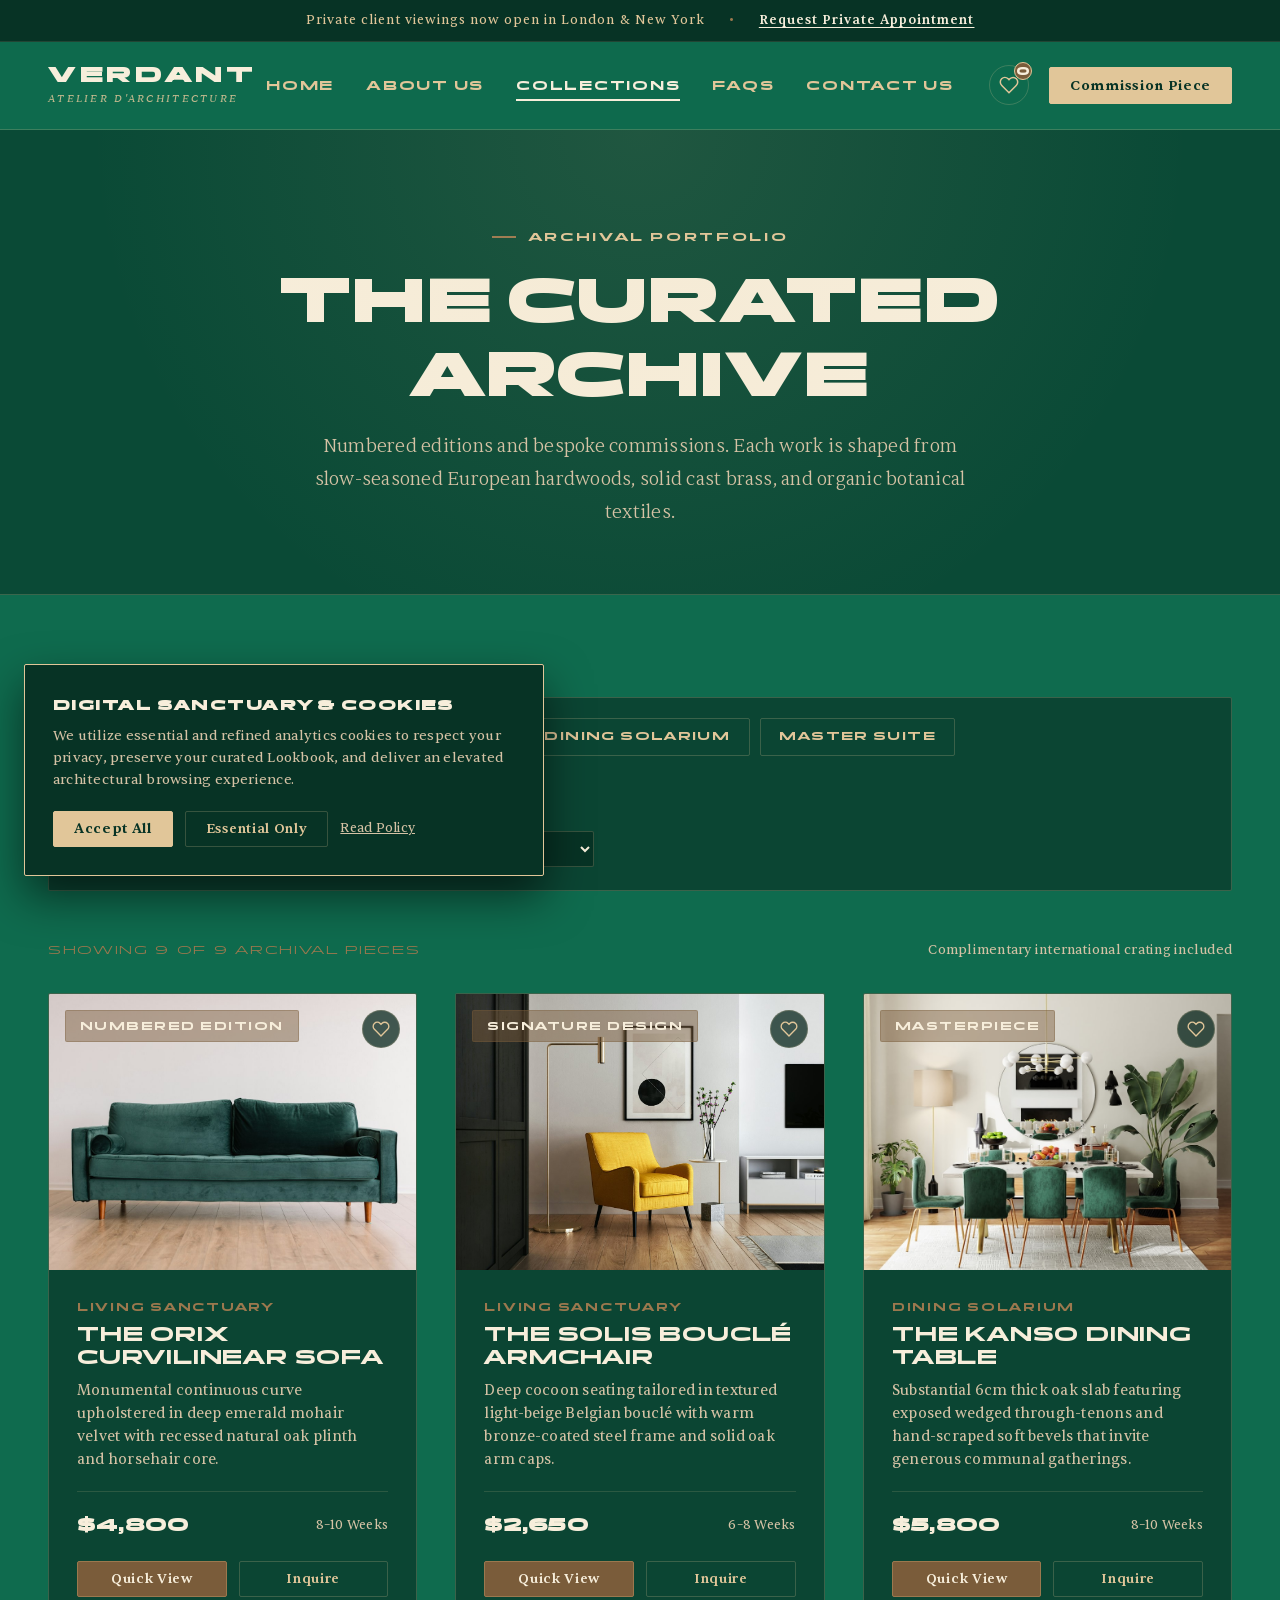
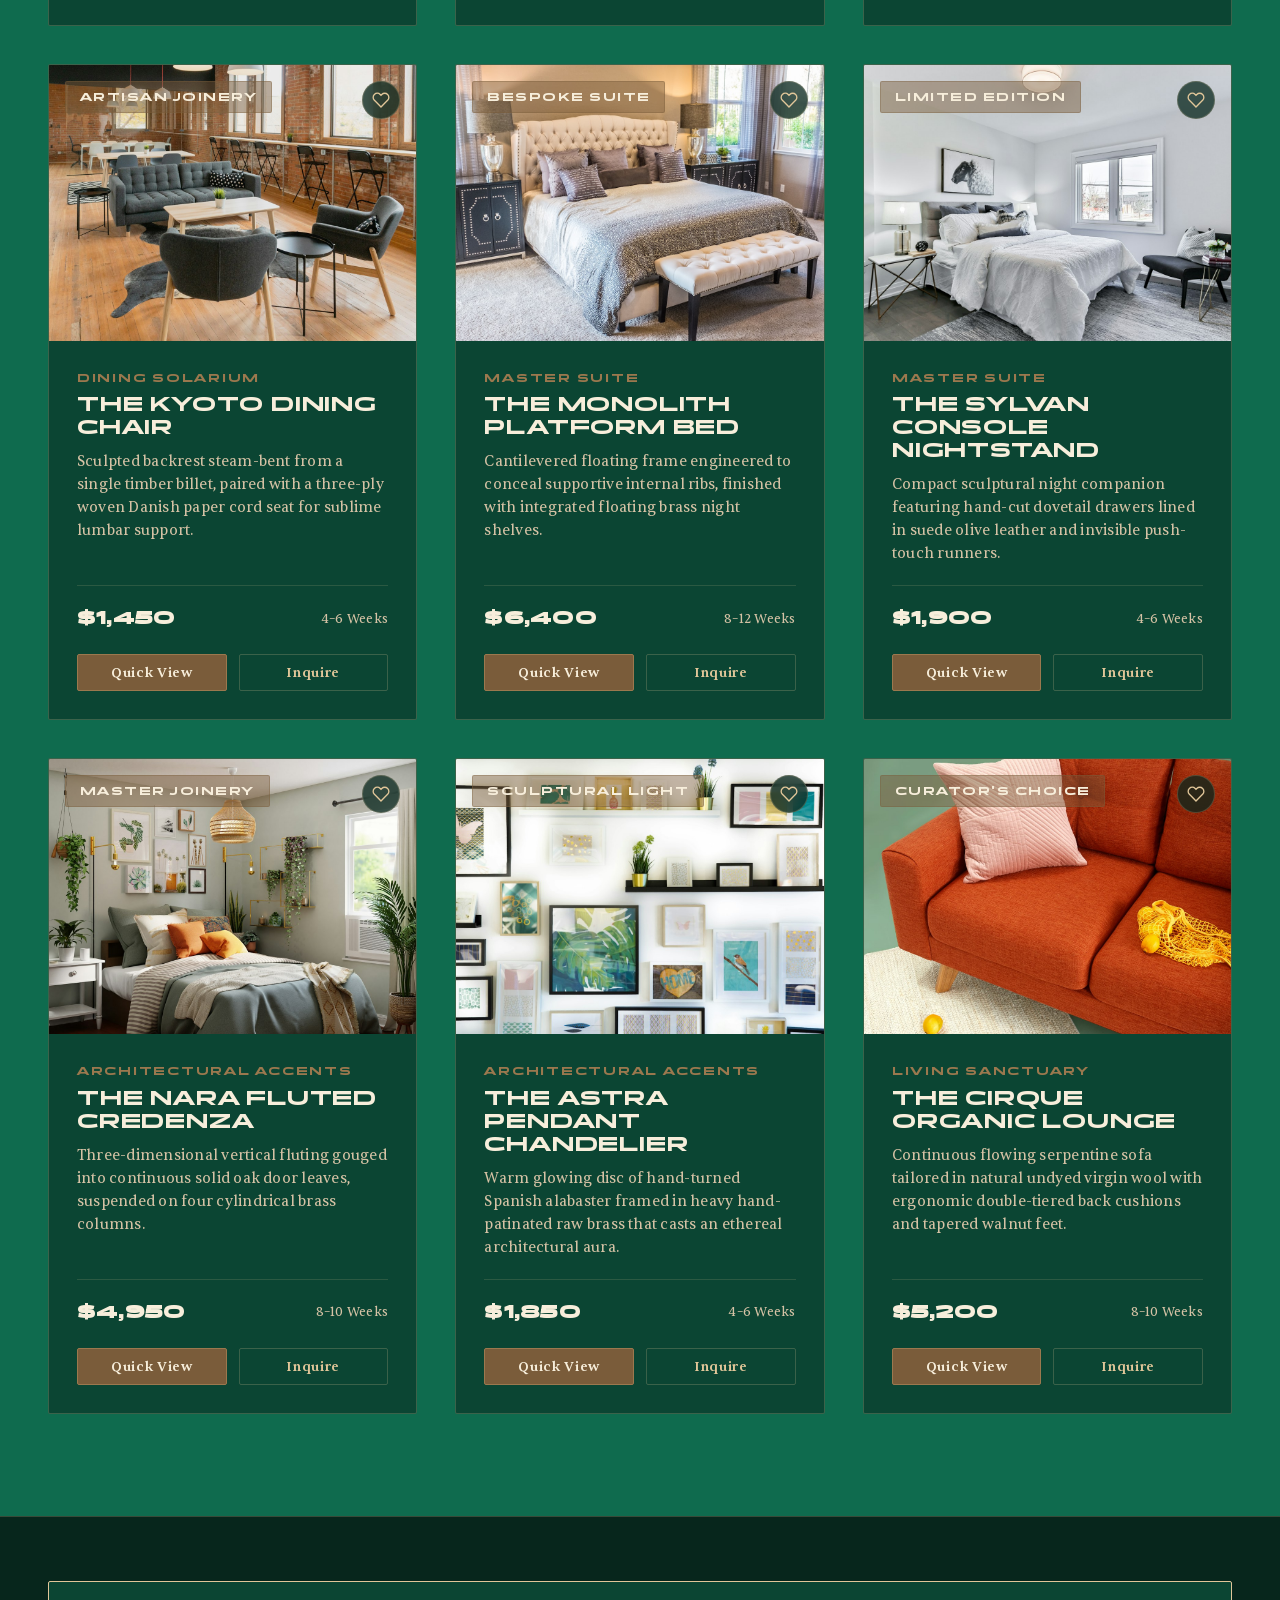
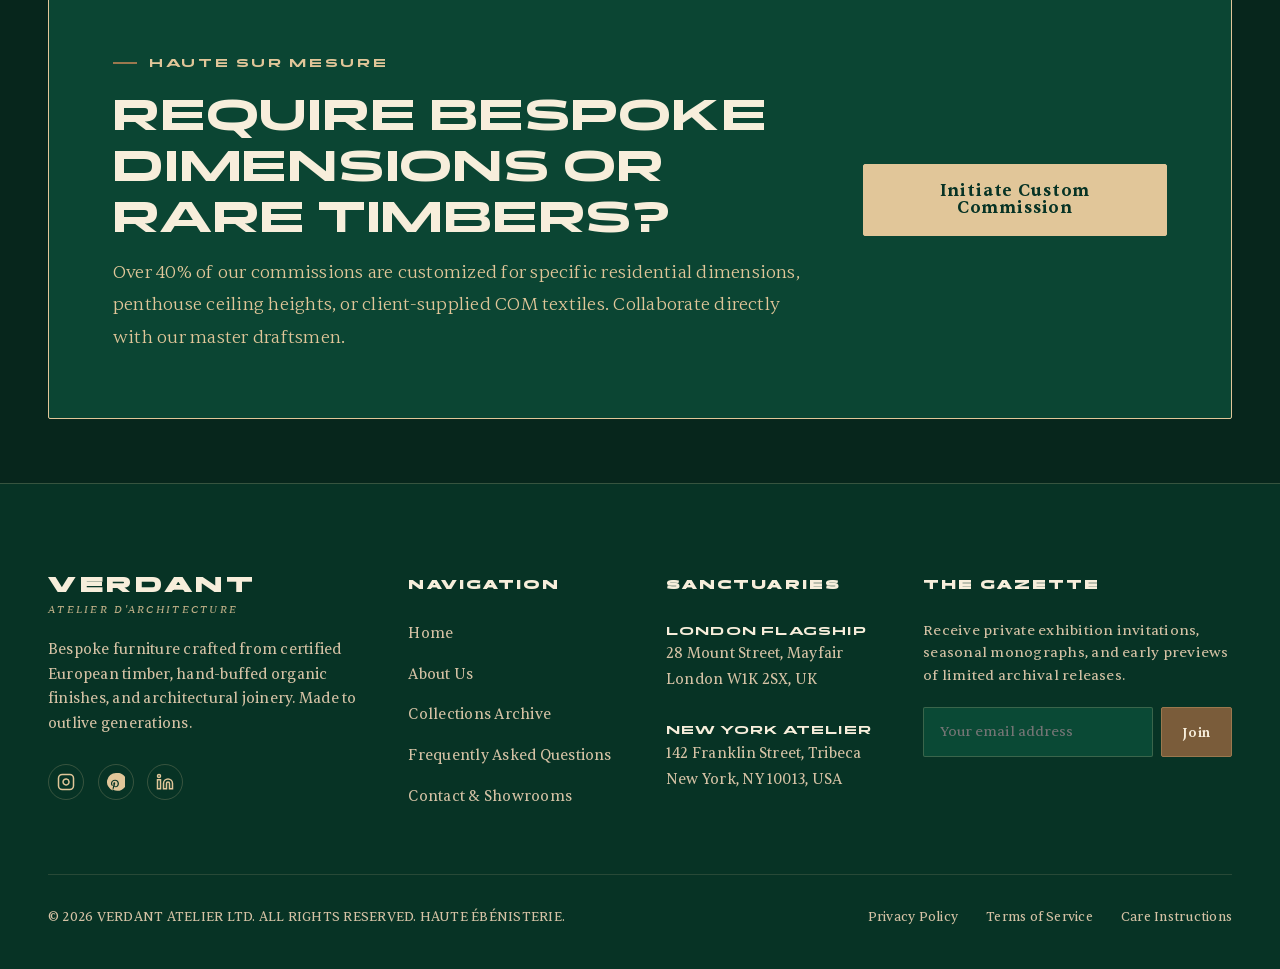
<file: collections.html>
<!DOCTYPE html>
<html lang="en">
<head>
  <meta charset="UTF-8">
  <meta name="viewport" content="width=device-width, initial-scale=1.0">
  <title>Collections Archive — VERDANT ATELIER | Sculptural Editions</title>
  <meta name="description" content="Explore handcrafted furniture editions from Verdant Atelier. Curated living, dining, bedroom, and architectural accent pieces shaped from sustainable European hardwoods.">
  <link rel="stylesheet" href="./assets/css/style.css">
</head>
<body>

  <!-- Top Announcement Bar -->
  <div class="top-announcement">
    <span>Private client viewings now open in London & New York</span>
    <span class="text-olive">•</span>
    <a href="contact.html">Request Private Appointment</a>
  </div>

  <!-- Shared Header Navigation -->
  <header class="site-header">
    <div class="container nav-container">
      <a href="index.html" class="brand-logo" aria-label="Verdant Atelier Home">
        <span class="brand-title">VERDANT</span>
        <span class="brand-subtitle">Atelier d'Architecture</span>
      </a>

      <nav class="nav-desktop" aria-label="Main Navigation">
        <ul class="nav-links">
          <li><a href="index.html" class="nav-link">Home</a></li>
          <li><a href="about.html" class="nav-link">About Us</a></li>
          <li><a href="collections.html" class="nav-link active">Collections</a></li>
          <li><a href="faqs.html" class="nav-link">FAQs</a></li>
          <li><a href="contact.html" class="nav-link">Contact Us</a></li>
        </ul>

        <div class="nav-actions">
          <a href="#" class="lookbook-trigger" aria-label="View Lookbook / Saved Pieces" title="Curated Lookbook">
            <svg width="20" height="20" viewBox="0 0 24 24" fill="none" stroke="currentColor" stroke-width="1.8">
              <path d="M20.84 4.61a5.5 5.5 0 0 0-7.78 0L12 5.67l-1.06-1.06a5.5 5.5 0 0 0-7.78 7.78l1.06 1.06L12 21.23l7.78-7.78 1.06-1.06a5.5 5.5 0 0 0 0-7.78z"></path>
            </svg>
            <span class="lookbook-badge">0</span>
          </a>
          <a href="contact.html" class="btn btn-primary btn-sm">Commission Piece</a>
        </div>
      </nav>

      <!-- Mobile Hamburger Button -->
      <button class="mobile-nav-toggle" aria-label="Toggle navigation drawer" aria-expanded="false">
        <span></span>
        <span></span>
        <span></span>
      </button>
    </div>
  </header>

  <!-- Mobile Navigation Drawer -->
  <div class="mobile-drawer-backdrop"></div>
  <aside class="mobile-drawer" aria-label="Mobile Navigation">
    <div class="mobile-drawer-head">
      <a href="index.html" class="brand-logo">
        <span class="brand-title">VERDANT</span>
        <span class="brand-subtitle">Atelier d'Architecture</span>
      </a>
    </div>

    <ul class="mobile-links">
      <li><a href="index.html" class="nav-link">Home</a></li>
      <li><a href="about.html" class="nav-link">About Us</a></li>
      <li><a href="collections.html" class="nav-link active">Collections</a></li>
      <li><a href="faqs.html" class="nav-link">FAQs</a></li>
      <li><a href="contact.html" class="nav-link">Contact Us</a></li>
    </ul>

    <div class="mobile-drawer-footer">
      <a href="contact.html" class="btn btn-primary" style="width: 100%;">Book Private Consultation</a>
      <p class="text-sentient text-muted" style="font-size: 0.85rem;">
        London • New York • Zurich<br>
        concierge@verdant-atelier.com
      </p>
    </div>
  </aside>

  <!-- MAIN PAGE CONTENT -->
  <main>
    <!-- PAGE HEADER -->
    <section class="page-header">
      <div class="container">
        <div class="eyebrow" style="justify-content: center;">Archival Portfolio</div>
        <h1 class="page-title">The Curated Archive</h1>
        <p class="page-subtitle lead-text">
          Numbered editions and bespoke commissions. Each work is shaped from slow-seasoned European hardwoods, solid cast brass, and organic botanical textiles.
        </p>
      </div>
    </section>

    <!-- COLLECTIONS CATALOGUE -->
    <section class="section-spacing">
      <div class="container">
        <!-- Interactive Filter Bar -->
        <div class="filter-bar">
          <div class="filter-pills" role="tablist" aria-label="Filter collections by space">
            <button class="filter-pill collection-filter-pill active" data-category="all" role="tab" aria-selected="true">All Editions</button>
            <button class="filter-pill collection-filter-pill" data-category="living" role="tab" aria-selected="false">Living Sanctuary</button>
            <button class="filter-pill collection-filter-pill" data-category="dining" role="tab" aria-selected="false">Dining Solarium</button>
            <button class="filter-pill collection-filter-pill" data-category="bedroom" role="tab" aria-selected="false">Master Suite</button>
            <button class="filter-pill collection-filter-pill" data-category="accents" role="tab" aria-selected="false">Architectural Accents</button>
          </div>

          <div class="filter-tools">
            <div class="search-input-wrap">
              <svg class="search-icon" width="16" height="16" viewBox="0 0 24 24" fill="none" stroke="currentColor" stroke-width="2">
                <circle cx="11" cy="11" r="8"></circle>
                <line x1="21" y1="21" x2="16.65" y2="16.65"></line>
              </svg>
              <input type="text" id="collection-search" placeholder="Search archive..." aria-label="Search collection archive">
            </div>

            <select id="collection-sort" class="sort-select" aria-label="Sort pieces">
              <option value="curated">Sort: Curated</option>
              <option value="price-asc">Price: Low to High</option>
              <option value="price-desc">Price: High to Low</option>
              <option value="name-asc">Name: A–Z</option>
            </select>
          </div>
        </div>

        <div style="margin-bottom: 2rem; display: flex; justify-content: space-between; align-items: center;">
          <span id="collection-count" style="font-family: var(--font-display); font-size: 0.75rem; letter-spacing: 0.14em; text-transform: uppercase; color: var(--color-olive-light);">
            Showing 9 of 9 archival pieces
          </span>
          <span class="text-sentient text-muted" style="font-size: 0.82rem;">
            Complimentary international crating included
          </span>
        </div>

        <!-- 9 PRODUCT / COLLECTION CARDS GRID -->
        <div class="grid-3" id="collections-grid">

          <!-- 1. ORIX VELVET SOFA (Living) -->
          <article class="collection-card" data-category="living" data-price="4800" data-materials="emerald mohair velvet french oak" data-dimensions="W: 280cm × D: 110cm × H: 74cm" data-wood="French White Oak & Beech Internal Skeleton" data-lead="8–10 Weeks Lead">
            <div class="collection-image-box">
              <img src="./assets/images/sofa-emerald.jpg" alt="The Orix Curvilinear Sofa" loading="lazy">
              <span class="badge card-tag-badge">Numbered Edition</span>
              <button class="card-save-btn" data-id="piece-orix-sofa" aria-label="Save Orix Sofa to Lookbook">
                <svg width="18" height="18" viewBox="0 0 24 24" fill="none" stroke="currentColor" stroke-width="1.8"><path d="M20.84 4.61a5.5 5.5 0 0 0-7.78 0L12 5.67l-1.06-1.06a5.5 5.5 0 0 0-7.78 7.78l1.06 1.06L12 21.23l7.78-7.78 1.06-1.06a5.5 5.5 0 0 0 0-7.78z"></path></svg>
              </button>
            </div>
            <div class="collection-body">
              <span class="collection-category">Living Sanctuary</span>
              <h3 class="collection-title">The Orix Curvilinear Sofa</h3>
              <p class="collection-desc">Monumental continuous curve upholstered in deep emerald mohair velvet with recessed natural oak plinth and horsehair core.</p>
              <div class="collection-meta">
                <span class="collection-price">$4,800</span>
                <span class="collection-lead">8–10 Weeks</span>
              </div>
              <div class="collection-actions">
                <button class="btn btn-secondary btn-sm btn-quick-view" style="flex: 1;">Quick View</button>
                <a href="contact.html?piece=Orix%20Curvilinear%20Sofa" class="btn btn-outline btn-sm" style="flex: 1;">Inquire</a>
              </div>
            </div>
          </article>

          <!-- 2. SOLIS BOUCLÉ ARMCHAIR (Living) -->
          <article class="collection-card" data-category="living" data-price="2650" data-materials="boucle wool bronze steel" data-dimensions="W: 92cm × D: 88cm × H: 78cm" data-wood="Patinated Bronze & French Oak Armrests" data-lead="6–8 Weeks Lead">
            <div class="collection-image-box">
              <img src="./assets/images/chair-lounge.jpg" alt="The Solis Bouclé Armchair" loading="lazy">
              <span class="badge card-tag-badge">Signature Design</span>
              <button class="card-save-btn" data-id="piece-solis-chair" aria-label="Save Solis Armchair to Lookbook">
                <svg width="18" height="18" viewBox="0 0 24 24" fill="none" stroke="currentColor" stroke-width="1.8"><path d="M20.84 4.61a5.5 5.5 0 0 0-7.78 0L12 5.67l-1.06-1.06a5.5 5.5 0 0 0-7.78 7.78l1.06 1.06L12 21.23l7.78-7.78 1.06-1.06a5.5 5.5 0 0 0 0-7.78z"></path></svg>
              </button>
            </div>
            <div class="collection-body">
              <span class="collection-category">Living Sanctuary</span>
              <h3 class="collection-title">The Solis Bouclé Armchair</h3>
              <p class="collection-desc">Deep cocoon seating tailored in textured light-beige Belgian bouclé with warm bronze-coated steel frame and solid oak arm caps.</p>
              <div class="collection-meta">
                <span class="collection-price">$2,650</span>
                <span class="collection-lead">6–8 Weeks</span>
              </div>
              <div class="collection-actions">
                <button class="btn btn-secondary btn-sm btn-quick-view" style="flex: 1;">Quick View</button>
                <a href="contact.html?piece=Solis%20Bouclé%20Armchair" class="btn btn-outline btn-sm" style="flex: 1;">Inquire</a>
              </div>
            </div>
          </article>

          <!-- 3. KANSO MONOLITHIC DINING TABLE (Dining) -->
          <article class="collection-card" data-category="dining" data-price="5800" data-materials="solid french oak joinery" data-dimensions="W: 290cm × D: 110cm × H: 75cm" data-wood="Quarter-Sawn European Smoked Oak" data-lead="8–10 Weeks Lead">
            <div class="collection-image-box">
              <img src="./assets/images/dining-table.jpg" alt="The Kanso Monolithic Dining Table" loading="lazy">
              <span class="badge card-tag-badge">Masterpiece</span>
              <button class="card-save-btn" data-id="piece-kanso-table" aria-label="Save Kanso Table to Lookbook">
                <svg width="18" height="18" viewBox="0 0 24 24" fill="none" stroke="currentColor" stroke-width="1.8"><path d="M20.84 4.61a5.5 5.5 0 0 0-7.78 0L12 5.67l-1.06-1.06a5.5 5.5 0 0 0-7.78 7.78l1.06 1.06L12 21.23l7.78-7.78 1.06-1.06a5.5 5.5 0 0 0 0-7.78z"></path></svg>
              </button>
            </div>
            <div class="collection-body">
              <span class="collection-category">Dining Solarium</span>
              <h3 class="collection-title">The Kanso Dining Table</h3>
              <p class="collection-desc">Substantial 6cm thick oak slab featuring exposed wedged through-tenons and hand-scraped soft bevels that invite generous communal gatherings.</p>
              <div class="collection-meta">
                <span class="collection-price">$5,800</span>
                <span class="collection-lead">8–10 Weeks</span>
              </div>
              <div class="collection-actions">
                <button class="btn btn-secondary btn-sm btn-quick-view" style="flex: 1;">Quick View</button>
                <a href="contact.html?piece=Kanso%20Dining%20Table" class="btn btn-outline btn-sm" style="flex: 1;">Inquire</a>
              </div>
            </div>
          </article>

          <!-- 4. KYOTO MINIMALIST DINING CHAIR (Dining) -->
          <article class="collection-card" data-category="dining" data-price="1450" data-materials="paper cord solid walnut shokunin" data-dimensions="W: 54cm × D: 52cm × H: 77cm" data-wood="American Black Walnut & Woven Cord" data-lead="4–6 Weeks Lead">
            <div class="collection-image-box">
              <img src="./assets/images/chair-sculptural.jpg" alt="The Kyoto Dining Chair" loading="lazy">
              <span class="badge card-tag-badge">Artisan Joinery</span>
              <button class="card-save-btn" data-id="piece-kyoto-chair" aria-label="Save Kyoto Chair to Lookbook">
                <svg width="18" height="18" viewBox="0 0 24 24" fill="none" stroke="currentColor" stroke-width="1.8"><path d="M20.84 4.61a5.5 5.5 0 0 0-7.78 0L12 5.67l-1.06-1.06a5.5 5.5 0 0 0-7.78 7.78l1.06 1.06L12 21.23l7.78-7.78 1.06-1.06a5.5 5.5 0 0 0 0-7.78z"></path></svg>
              </button>
            </div>
            <div class="collection-body">
              <span class="collection-category">Dining Solarium</span>
              <h3 class="collection-title">The Kyoto Dining Chair</h3>
              <p class="collection-desc">Sculpted backrest steam-bent from a single timber billet, paired with a three-ply woven Danish paper cord seat for sublime lumbar support.</p>
              <div class="collection-meta">
                <span class="collection-price">$1,450</span>
                <span class="collection-lead">4–6 Weeks</span>
              </div>
              <div class="collection-actions">
                <button class="btn btn-secondary btn-sm btn-quick-view" style="flex: 1;">Quick View</button>
                <a href="contact.html?piece=Kyoto%20Dining%20Chair" class="btn btn-outline btn-sm" style="flex: 1;">Inquire</a>
              </div>
            </div>
          </article>

          <!-- 5. MONOLITH BEDROOM SUITE (Bedroom) -->
          <article class="collection-card" data-category="bedroom" data-price="6400" data-materials="french oak brass floating platform" data-dimensions="W: 220cm × L: 235cm × H: 88cm" data-wood="Solid French White Oak" data-lead="8–12 Weeks Lead">
            <div class="collection-image-box">
              <img src="./assets/images/bedroom-suite.jpg" alt="The Monolith Platform Bed" loading="lazy">
              <span class="badge card-tag-badge">Bespoke Suite</span>
              <button class="card-save-btn" data-id="piece-monolith-bed" aria-label="Save Monolith Bed to Lookbook">
                <svg width="18" height="18" viewBox="0 0 24 24" fill="none" stroke="currentColor" stroke-width="1.8"><path d="M20.84 4.61a5.5 5.5 0 0 0-7.78 0L12 5.67l-1.06-1.06a5.5 5.5 0 0 0-7.78 7.78l1.06 1.06L12 21.23l7.78-7.78 1.06-1.06a5.5 5.5 0 0 0 0-7.78z"></path></svg>
              </button>
            </div>
            <div class="collection-body">
              <span class="collection-category">Master Suite</span>
              <h3 class="collection-title">The Monolith Platform Bed</h3>
              <p class="collection-desc">Cantilevered floating frame engineered to conceal supportive internal ribs, finished with integrated floating brass night shelves.</p>
              <div class="collection-meta">
                <span class="collection-price">$6,400</span>
                <span class="collection-lead">8–12 Weeks</span>
              </div>
              <div class="collection-actions">
                <button class="btn btn-secondary btn-sm btn-quick-view" style="flex: 1;">Quick View</button>
                <a href="contact.html?piece=Monolith%20Platform%20Bed" class="btn btn-outline btn-sm" style="flex: 1;">Inquire</a>
              </div>
            </div>
          </article>

          <!-- 6. SYLVAN ZEN CONSOLE (Bedroom) -->
          <article class="collection-card" data-category="bedroom" data-price="1900" data-materials="smoked ash soft-close drawer" data-dimensions="W: 60cm × D: 45cm × H: 50cm" data-wood="Smoked Ash & Tuscan Leather Lining" data-lead="4–6 Weeks Lead">
            <div class="collection-image-box">
              <img src="./assets/images/bedroom-zen.jpg" alt="The Sylvan Console Nightstand" loading="lazy">
              <span class="badge card-tag-badge">Limited Edition</span>
              <button class="card-save-btn" data-id="piece-sylvan-console" aria-label="Save Sylvan Console to Lookbook">
                <svg width="18" height="18" viewBox="0 0 24 24" fill="none" stroke="currentColor" stroke-width="1.8"><path d="M20.84 4.61a5.5 5.5 0 0 0-7.78 0L12 5.67l-1.06-1.06a5.5 5.5 0 0 0-7.78 7.78l1.06 1.06L12 21.23l7.78-7.78 1.06-1.06a5.5 5.5 0 0 0 0-7.78z"></path></svg>
              </button>
            </div>
            <div class="collection-body">
              <span class="collection-category">Master Suite</span>
              <h3 class="collection-title">The Sylvan Console Nightstand</h3>
              <p class="collection-desc">Compact sculptural night companion featuring hand-cut dovetail drawers lined in suede olive leather and invisible push-touch runners.</p>
              <div class="collection-meta">
                <span class="collection-price">$1,900</span>
                <span class="collection-lead">4–6 Weeks</span>
              </div>
              <div class="collection-actions">
                <button class="btn btn-secondary btn-sm btn-quick-view" style="flex: 1;">Quick View</button>
                <a href="contact.html?piece=Sylvan%20Console%20Nightstand" class="btn btn-outline btn-sm" style="flex: 1;">Inquire</a>
              </div>
            </div>
          </article>

          <!-- 7. NARA FLUTED CREDENZA (Accents / Living) -->
          <article class="collection-card" data-category="accents" data-price="4950" data-materials="fluted oak cast brass credenza" data-dimensions="W: 210cm × D: 52cm × H: 80cm" data-wood="Solid Fluted French White Oak" data-lead="8–10 Weeks Lead">
            <div class="collection-image-box">
              <img src="./assets/images/credenza-wood.jpg" alt="The Nara Fluted Credenza" loading="lazy">
              <span class="badge card-tag-badge">Master Joinery</span>
              <button class="card-save-btn" data-id="piece-nara-credenza" aria-label="Save Nara Credenza to Lookbook">
                <svg width="18" height="18" viewBox="0 0 24 24" fill="none" stroke="currentColor" stroke-width="1.8"><path d="M20.84 4.61a5.5 5.5 0 0 0-7.78 0L12 5.67l-1.06-1.06a5.5 5.5 0 0 0-7.78 7.78l1.06 1.06L12 21.23l7.78-7.78 1.06-1.06a5.5 5.5 0 0 0 0-7.78z"></path></svg>
              </button>
            </div>
            <div class="collection-body">
              <span class="collection-category">Architectural Accents</span>
              <h3 class="collection-title">The Nara Fluted Credenza</h3>
              <p class="collection-desc">Three-dimensional vertical fluting gouged into continuous solid oak door leaves, suspended on four cylindrical brass columns.</p>
              <div class="collection-meta">
                <span class="collection-price">$4,950</span>
                <span class="collection-lead">8–10 Weeks</span>
              </div>
              <div class="collection-actions">
                <button class="btn btn-secondary btn-sm btn-quick-view" style="flex: 1;">Quick View</button>
                <a href="contact.html?piece=Nara%20Fluted%20Credenza" class="btn btn-outline btn-sm" style="flex: 1;">Inquire</a>
              </div>
            </div>
          </article>

          <!-- 8. ASTRA BRASS PENDANT (Accents) -->
          <article class="collection-card" data-category="accents" data-price="1850" data-materials="sand cast brass alabaster lighting" data-dimensions="Dia: 68cm × Drop: 120cm (Customizable)" data-wood="Unlacquered Sand-Cast Brass & Alabaster" data-lead="4–6 Weeks Lead">
            <div class="collection-image-box">
              <img src="./assets/images/lighting-brass.jpg" alt="The Astra Brass Pendant Chandelier" loading="lazy">
              <span class="badge card-tag-badge">Sculptural Light</span>
              <button class="card-save-btn" data-id="piece-astra-pendant" aria-label="Save Astra Pendant to Lookbook">
                <svg width="18" height="18" viewBox="0 0 24 24" fill="none" stroke="currentColor" stroke-width="1.8"><path d="M20.84 4.61a5.5 5.5 0 0 0-7.78 0L12 5.67l-1.06-1.06a5.5 5.5 0 0 0-7.78 7.78l1.06 1.06L12 21.23l7.78-7.78 1.06-1.06a5.5 5.5 0 0 0 0-7.78z"></path></svg>
              </button>
            </div>
            <div class="collection-body">
              <span class="collection-category">Architectural Accents</span>
              <h3 class="collection-title">The Astra Pendant Chandelier</h3>
              <p class="collection-desc">Warm glowing disc of hand-turned Spanish alabaster framed in heavy hand-patinated raw brass that casts an ethereal architectural aura.</p>
              <div class="collection-meta">
                <span class="collection-price">$1,850</span>
                <span class="collection-lead">4–6 Weeks</span>
              </div>
              <div class="collection-actions">
                <button class="btn btn-secondary btn-sm btn-quick-view" style="flex: 1;">Quick View</button>
                <a href="contact.html?piece=Astra%20Pendant%20Chandelier" class="btn btn-outline btn-sm" style="flex: 1;">Inquire</a>
              </div>
            </div>
          </article>

          <!-- 9. CIRQUE CURVED SOFA (Living) -->
          <article class="collection-card" data-category="living" data-price="5200" data-materials="olive bouclé sculpt curved living" data-dimensions="W: 260cm × D: 115cm × H: 76cm" data-wood="Kiln-Dried European Beech & Walnut Feet" data-lead="8–10 Weeks Lead">
            <div class="collection-image-box">
              <img src="./assets/images/sofa-curved.jpg" alt="The Cirque Organic Lounge" loading="lazy">
              <span class="badge card-tag-badge">Curator's Choice</span>
              <button class="card-save-btn" data-id="piece-cirque-sofa" aria-label="Save Cirque Lounge to Lookbook">
                <svg width="18" height="18" viewBox="0 0 24 24" fill="none" stroke="currentColor" stroke-width="1.8"><path d="M20.84 4.61a5.5 5.5 0 0 0-7.78 0L12 5.67l-1.06-1.06a5.5 5.5 0 0 0-7.78 7.78l1.06 1.06L12 21.23l7.78-7.78 1.06-1.06a5.5 5.5 0 0 0 0-7.78z"></path></svg>
              </button>
            </div>
            <div class="collection-body">
              <span class="collection-category">Living Sanctuary</span>
              <h3 class="collection-title">The Cirque Organic Lounge</h3>
              <p class="collection-desc">Continuous flowing serpentine sofa tailored in natural undyed virgin wool with ergonomic double-tiered back cushions and tapered walnut feet.</p>
              <div class="collection-meta">
                <span class="collection-price">$5,200</span>
                <span class="collection-lead">8–10 Weeks</span>
              </div>
              <div class="collection-actions">
                <button class="btn btn-secondary btn-sm btn-quick-view" style="flex: 1;">Quick View</button>
                <a href="contact.html?piece=Cirque%20Organic%20Lounge" class="btn btn-outline btn-sm" style="flex: 1;">Inquire</a>
              </div>
            </div>
          </article>
        </div>
      </div>
    </section>

    <!-- BESPOKE CUSTOM SIZING CALLOUT -->
    <section class="section-spacing-sm" style="background-color: var(--color-canvas-dark); border-top: 1px solid var(--color-beige-border);">
      <div class="container">
        <div style="background-color: var(--color-canvas-card); border: 1px solid var(--color-beige); padding: clamp(2.5rem, 5vw, 4rem); border-radius: var(--radius-xs); display: grid; grid-template-columns: 1.4fr 0.6fr; gap: 2.5rem; align-items: center;">
          <div>
            <div class="eyebrow">Haute Sur Mesure</div>
            <h2>Require Bespoke Dimensions or Rare Timbers?</h2>
            <p class="lead-text">
              Over 40% of our commissions are customized for specific residential dimensions, penthouse ceiling heights, or client-supplied COM textiles. Collaborate directly with our master draftsmen.
            </p>
          </div>
          <div style="text-align: right;">
            <a href="contact.html" class="btn btn-primary btn-lg" style="width: 100%;">Initiate Custom Commission</a>
          </div>
        </div>
      </div>
    </section>
  </main>

  <!-- QUICK VIEW MODAL -->
  <div class="modal-overlay" id="quick-view-modal" aria-hidden="true" role="dialog">
    <div class="modal-window">
      <button class="modal-close-btn" aria-label="Close dialog">
        <svg width="20" height="20" viewBox="0 0 24 24" fill="none" stroke="currentColor" stroke-width="2">
          <line x1="18" y1="6" x2="6" y2="18"></line>
          <line x1="6" y1="6" x2="18" y2="18"></line>
        </svg>
      </button>
      <div class="modal-grid">
        <div class="modal-media">
          <img id="modal-img" src="./assets/images/collection-living.jpg" alt="Piece Preview">
        </div>
        <div class="modal-content">
          <div>
            <div id="modal-category" class="collection-category">Living Room</div>
            <h3 id="modal-title" class="collection-title" style="font-size: 1.65rem; margin-bottom: 0.5rem;">The Piece Title</h3>
            <div id="modal-price" class="collection-price" style="margin-bottom: 1.25rem;">$4,800</div>
            <p id="modal-desc" class="collection-desc" style="font-size: 0.95rem;">Detailed description of craftsmanship, finishing, and spatial intent.</p>
            
            <table class="modal-specs-table">
              <tr>
                <td>Dimensions</td>
                <td id="modal-dimensions">W: 240cm × D: 105cm × H: 76cm</td>
              </tr>
              <tr>
                <td>Wood & Frame</td>
                <td id="modal-wood">Solid French Oak & Cast Brass</td>
              </tr>
              <tr>
                <td>Lead Time</td>
                <td id="modal-lead">Made to order (6–8 weeks)</td>
              </tr>
            </table>
          </div>

          <div style="display: flex; gap: 1rem; margin-top: 1.5rem;">
            <a id="modal-inquire-btn" href="contact.html" class="btn btn-primary" style="flex: 1;">Inquire For Acquisition</a>
          </div>
        </div>
      </div>
    </div>
  </div>

  <!-- COOKIE CONSENT BANNER -->
  <div class="cookie-banner" id="cookie-consent-banner" role="dialog" aria-label="Cookie Preferences">
    <div class="cookie-title">Digital Sanctuary & Cookies</div>
    <p class="cookie-text">
      We utilize essential and refined analytics cookies to respect your privacy, preserve your curated Lookbook, and deliver an elevated architectural browsing experience.
    </p>
    <div class="cookie-actions">
      <button class="btn btn-primary btn-sm" id="cookie-accept">Accept All</button>
      <button class="btn btn-outline btn-sm" id="cookie-decline">Essential Only</button>
      <a href="privacy.html" class="text-sentient text-muted" style="font-size: 0.8rem; align-self: center; text-decoration: underline;">Read Policy</a>
    </div>
  </div>

  <!-- SITE FOOTER -->
  <footer class="site-footer">
    <div class="container">
      <div class="footer-top-grid">
        <div class="footer-brand">
          <a href="index.html" class="brand-logo">
            <span class="brand-title">VERDANT</span>
            <span class="brand-subtitle">Atelier d'Architecture</span>
          </a>
          <p class="footer-brand-desc">
            Bespoke furniture crafted from certified European timber, hand-buffed organic finishes, and architectural joinery. Made to outlive generations.
          </p>
          <div class="social-links">
            <a href="#" class="social-icon" aria-label="Instagram">
              <svg width="18" height="18" viewBox="0 0 24 24" fill="none" stroke="currentColor" stroke-width="2"><rect x="2" y="2" width="20" height="20" rx="5" ry="5"></rect><path d="M16 11.37A4 4 0 1 1 12.63 8 4 4 0 0 1 16 11.37z"></path><line x1="17.5" y1="6.5" x2="17.51" y2="6.5"></line></svg>
            </a>
            <a href="#" class="social-icon" aria-label="Pinterest">
              <svg width="18" height="18" viewBox="0 0 24 24" fill="currentColor"><path d="M12 0a12 12 0 0 0-4.37 23.18c-.06-.94-.12-2.38.02-3.41l.99-4.22s-.25-.5-.25-1.25c0-1.17.68-2.04 1.52-2.04.72 0 1.06.54 1.06 1.18 0 .72-.46 1.8-.7 2.8-.2.84.42 1.53 1.25 1.53 1.5 0 2.65-1.58 2.65-3.87 0-2.02-1.45-3.44-3.53-3.44-2.4 0-3.81 1.8-3.81 3.66 0 .73.28 1.5.63 1.93.07.08.08.15.06.24l-.23.95c-.04.15-.12.18-.28.11-1.04-.48-1.69-2-1.69-3.21 0-2.62 1.9-5.02 5.48-5.02 2.88 0 5.11 2.05 5.11 4.79 0 2.86-1.8 5.16-4.3 5.16-.84 0-1.63-.44-1.9-.95l-.52 1.97c-.19.72-.7 1.62-1.04 2.18A12 12 0 1 0 12 0z"/></svg>
            </a>
            <a href="#" class="social-icon" aria-label="LinkedIn">
              <svg width="18" height="18" viewBox="0 0 24 24" fill="none" stroke="currentColor" stroke-width="2"><path d="M16 8a6 6 0 0 1 6 6v7h-4v-7a2 2 0 0 0-2-2 2 2 0 0 0-2 2v7h-4v-7a6 6 0 0 1 6-6z"></path><rect x="2" y="9" width="4" height="12"></rect><circle cx="4" cy="4" r="2"></circle></svg>
            </a>
          </div>
        </div>

        <div>
          <div class="footer-heading">Navigation</div>
          <ul class="footer-links">
            <li><a href="index.html">Home</a></li>
            <li><a href="about.html">About Us</a></li>
            <li><a href="collections.html">Collections Archive</a></li>
            <li><a href="faqs.html">Frequently Asked Questions</a></li>
            <li><a href="contact.html">Contact & Showrooms</a></li>
          </ul>
        </div>

        <div>
          <div class="footer-heading">Sanctuaries</div>
          <div class="text-sentient text-muted" style="font-size: 0.9rem; line-height: 1.8;">
            <strong style="color: var(--color-beige-light); font-family: var(--font-display); font-size: 0.75rem; letter-spacing: 0.1em; display: block;">LONDON FLAGSHIP</strong>
            28 Mount Street, Mayfair<br>
            London W1K 2SX, UK<br><br>
            <strong style="color: var(--color-beige-light); font-family: var(--font-display); font-size: 0.75rem; letter-spacing: 0.1em; display: block;">NEW YORK ATELIER</strong>
            142 Franklin Street, Tribeca<br>
            New York, NY 10013, USA
          </div>
        </div>

        <div>
          <div class="footer-heading">The Gazette</div>
          <p class="footer-newsletter-text">
            Receive private exhibition invitations, seasonal monographs, and early previews of limited archival releases.
          </p>
          <form class="newsletter-form">
            <input type="email" placeholder="Your email address" required aria-label="Email for newsletter">
            <button type="submit" class="btn btn-secondary btn-sm">Join</button>
          </form>
        </div>
      </div>

      <div class="footer-bottom">
        <div>
          &copy; 2026 VERDANT ATELIER LTD. ALL RIGHTS RESERVED. HAUTE ÉBÉNISTERIE.
        </div>
        <div class="footer-legal-links">
          <a href="privacy.html">Privacy Policy</a>
          <a href="terms.html">Terms of Service</a>
          <a href="faqs.html">Care Instructions</a>
        </div>
      </div>
    </div>
  </footer>

  <script src="./assets/js/main.js"></script>
</body>
</html>
</file>
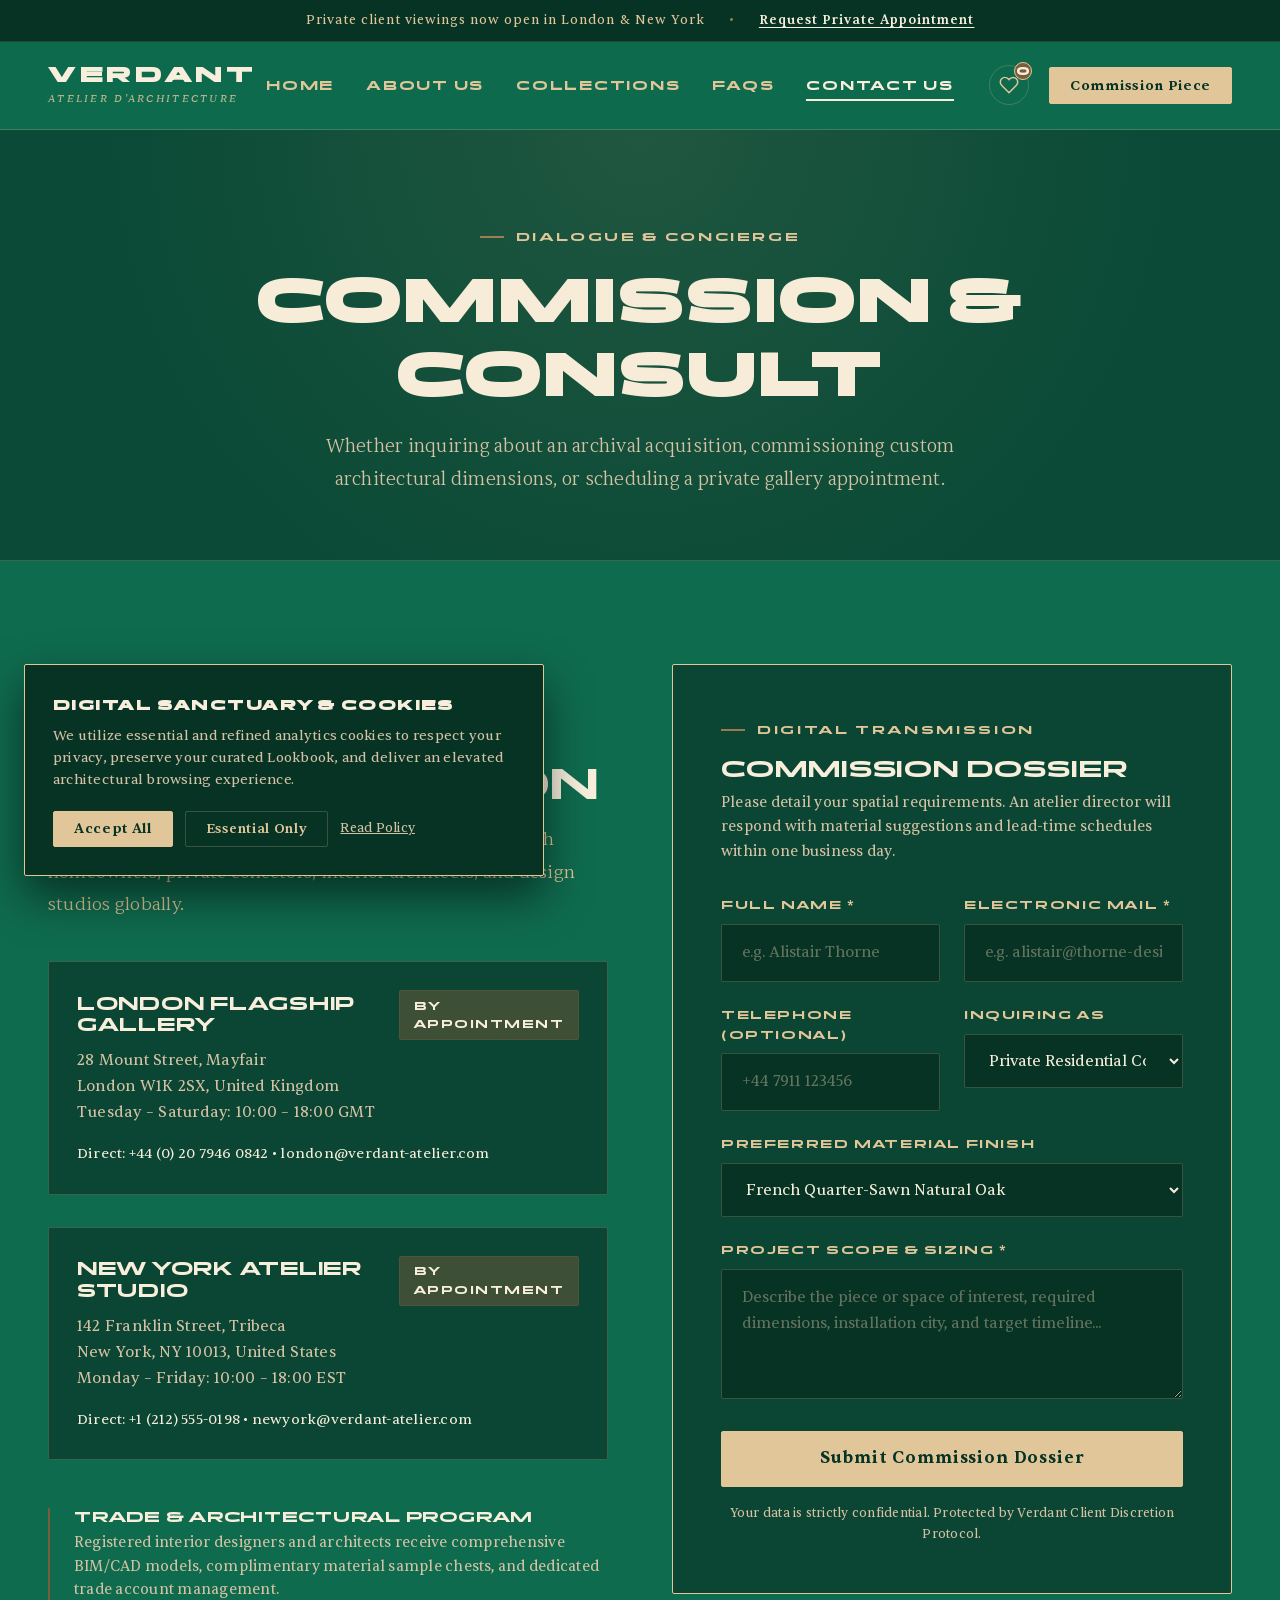
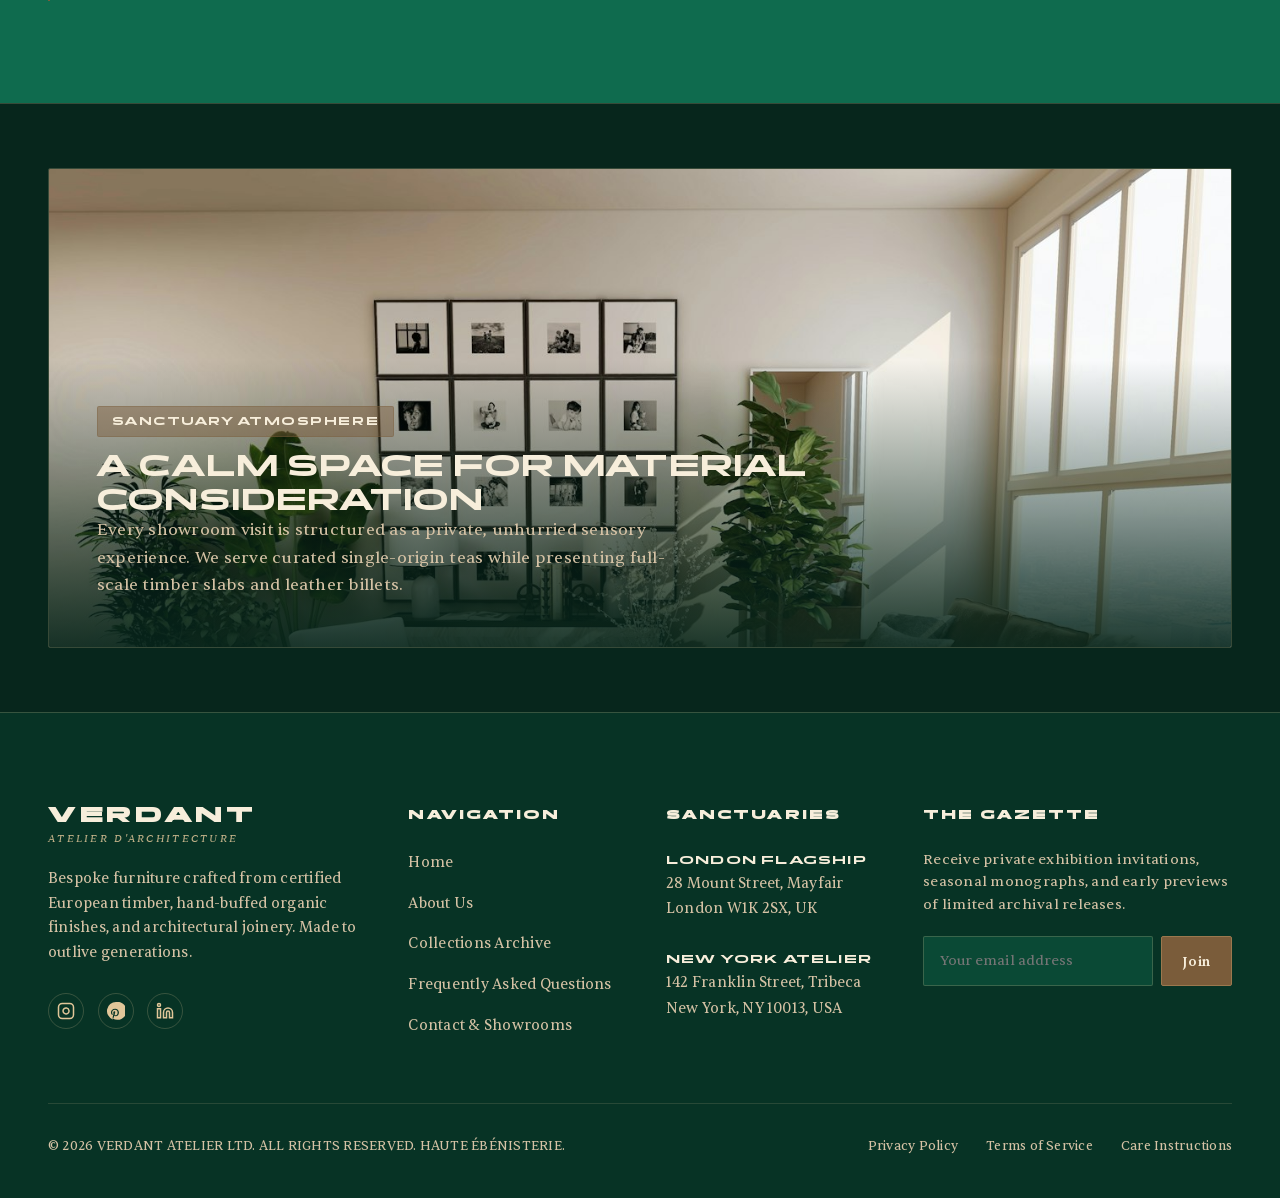
<file: contact.html>
<!DOCTYPE html>
<html lang="en">
<head>
  <meta charset="UTF-8">
  <meta name="viewport" content="width=device-width, initial-scale=1.0">
  <title>Contact & Concierge — VERDANT ATELIER | Showrooms & Commissions</title>
  <meta name="description" content="Initiate a bespoke furniture commission, request timber swatches, or reserve a private walkthrough at our London or New York galleries.">
  <link rel="stylesheet" href="./assets/css/style.css">
</head>
<body>

  <!-- Top Announcement Bar -->
  <div class="top-announcement">
    <span>Private client viewings now open in London & New York</span>
    <span class="text-olive">•</span>
    <a href="contact.html">Request Private Appointment</a>
  </div>

  <!-- Shared Header Navigation -->
  <header class="site-header">
    <div class="container nav-container">
      <a href="index.html" class="brand-logo" aria-label="Verdant Atelier Home">
        <span class="brand-title">VERDANT</span>
        <span class="brand-subtitle">Atelier d'Architecture</span>
      </a>

      <nav class="nav-desktop" aria-label="Main Navigation">
        <ul class="nav-links">
          <li><a href="index.html" class="nav-link">Home</a></li>
          <li><a href="about.html" class="nav-link">About Us</a></li>
          <li><a href="collections.html" class="nav-link">Collections</a></li>
          <li><a href="faqs.html" class="nav-link">FAQs</a></li>
          <li><a href="contact.html" class="nav-link active">Contact Us</a></li>
        </ul>

        <div class="nav-actions">
          <a href="#" class="lookbook-trigger" aria-label="View Lookbook / Saved Pieces" title="Curated Lookbook">
            <svg width="20" height="20" viewBox="0 0 24 24" fill="none" stroke="currentColor" stroke-width="1.8">
              <path d="M20.84 4.61a5.5 5.5 0 0 0-7.78 0L12 5.67l-1.06-1.06a5.5 5.5 0 0 0-7.78 7.78l1.06 1.06L12 21.23l7.78-7.78 1.06-1.06a5.5 5.5 0 0 0 0-7.78z"></path>
            </svg>
            <span class="lookbook-badge">0</span>
          </a>
          <a href="contact.html" class="btn btn-primary btn-sm">Commission Piece</a>
        </div>
      </nav>

      <!-- Mobile Hamburger Button -->
      <button class="mobile-nav-toggle" aria-label="Toggle navigation drawer" aria-expanded="false">
        <span></span>
        <span></span>
        <span></span>
      </button>
    </div>
  </header>

  <!-- Mobile Navigation Drawer -->
  <div class="mobile-drawer-backdrop"></div>
  <aside class="mobile-drawer" aria-label="Mobile Navigation">
    <div class="mobile-drawer-head">
      <a href="index.html" class="brand-logo">
        <span class="brand-title">VERDANT</span>
        <span class="brand-subtitle">Atelier d'Architecture</span>
      </a>
    </div>

    <ul class="mobile-links">
      <li><a href="index.html" class="nav-link">Home</a></li>
      <li><a href="about.html" class="nav-link">About Us</a></li>
      <li><a href="collections.html" class="nav-link">Collections</a></li>
      <li><a href="faqs.html" class="nav-link">FAQs</a></li>
      <li><a href="contact.html" class="nav-link active">Contact Us</a></li>
    </ul>

    <div class="mobile-drawer-footer">
      <a href="contact.html" class="btn btn-primary" style="width: 100%;">Book Private Consultation</a>
      <p class="text-sentient text-muted" style="font-size: 0.85rem;">
        London • New York • Zurich<br>
        concierge@verdant-atelier.com
      </p>
    </div>
  </aside>

  <!-- MAIN PAGE CONTENT -->
  <main>
    <!-- PAGE HEADER -->
    <section class="page-header">
      <div class="container">
        <div class="eyebrow" style="justify-content: center;">Dialogue & Concierge</div>
        <h1 class="page-title">Commission & Consult</h1>
        <p class="page-subtitle lead-text">
          Whether inquiring about an archival acquisition, commissioning custom architectural dimensions, or scheduling a private gallery appointment.
        </p>
      </div>
    </section>

    <!-- SECTION: CONTACT & BESPOKE COMMISSION FORM -->
    <section class="section-spacing">
      <div class="container">
        <div class="grid-2" style="align-items: flex-start; gap: clamp(2rem, 5vw, 4.5rem);">
          
          <!-- LEFT COLUMN: ATELIER CHANNELS & SANCTUARIES -->
          <div>
            <div class="eyebrow">Direct Atelier Access</div>
            <h2>Begin The Conversation</h2>
            <p class="lead-text" style="margin-bottom: 2.5rem;">
              Our concierge team and draftsmen collaborate directly with homeowners, private collectors, interior architects, and design studios globally.
            </p>

            <div style="display: flex; flex-direction: column; gap: 2rem; margin-bottom: 3rem;">
              <!-- Location 1: London -->
              <div style="background-color: var(--color-canvas-card); border: 1px solid var(--color-beige-border); padding: 1.75rem; border-radius: var(--radius-xs);">
                <div style="display: flex; justify-content: space-between; align-items: baseline; margin-bottom: 0.5rem;">
                  <h3 style="font-size: 1.15rem; color: var(--color-beige-light);">London Flagship Gallery</h3>
                  <span class="badge">By Appointment</span>
                </div>
                <p class="text-sentient text-muted" style="font-size: 0.95rem; line-height: 1.7; margin-bottom: 1rem;">
                  28 Mount Street, Mayfair<br>
                  London W1K 2SX, United Kingdom<br>
                  Tuesday – Saturday: 10:00 – 18:00 GMT
                </p>
                <div style="font-size: 0.88rem; color: var(--color-beige-light);">
                  Direct: +44 (0) 20 7946 0842 &bull; london@verdant-atelier.com
                </div>
              </div>

              <!-- Location 2: New York -->
              <div style="background-color: var(--color-canvas-card); border: 1px solid var(--color-beige-border); padding: 1.75rem; border-radius: var(--radius-xs);">
                <div style="display: flex; justify-content: space-between; align-items: baseline; margin-bottom: 0.5rem;">
                  <h3 style="font-size: 1.15rem; color: var(--color-beige-light);">New York Atelier Studio</h3>
                  <span class="badge">By Appointment</span>
                </div>
                <p class="text-sentient text-muted" style="font-size: 0.95rem; line-height: 1.7; margin-bottom: 1rem;">
                  142 Franklin Street, Tribeca<br>
                  New York, NY 10013, United States<br>
                  Monday – Friday: 10:00 – 18:00 EST
                </p>
                <div style="font-size: 0.88rem; color: var(--color-beige-light);">
                  Direct: +1 (212) 555-0198 &bull; newyork@verdant-atelier.com
                </div>
              </div>
            </div>

            <!-- Trade & Specifier Note -->
            <div style="border-left: 2px solid var(--color-olive); padding-left: 1.5rem;">
              <h4 style="font-size: 0.95rem; margin-bottom: 0.35rem; color: var(--color-beige-light);">Trade & Architectural Program</h4>
              <p class="text-sentient text-muted" style="font-size: 0.9rem; line-height: 1.6;">
                Registered interior designers and architects receive comprehensive BIM/CAD models, complimentary material sample chests, and dedicated trade account management.
              </p>
            </div>
          </div>

          <!-- RIGHT COLUMN: THE COMMISSION DOSSIER FORM -->
          <div>
            <div style="background-color: var(--color-canvas-card); border: 1px solid var(--color-beige); padding: clamp(2rem, 4vw, 3rem); border-radius: var(--radius-xs);">
              <div class="eyebrow">Digital Transmission</div>
              <h3 style="font-size: 1.45rem; margin-bottom: 0.5rem;">Commission Dossier</h3>
              <p class="text-sentient text-muted" style="font-size: 0.9rem; margin-bottom: 2rem;">
                Please detail your spatial requirements. An atelier director will respond with material suggestions and lead-time schedules within one business day.
              </p>

              <form id="atelier-contact-form" novalidate>
                <div class="form-grid">
                  <!-- Name -->
                  <div class="form-group">
                    <label class="form-label" for="contact-name">Full Name *</label>
                    <input type="text" id="contact-name" class="form-control" placeholder="e.g. Alistair Thorne" required>
                    <span class="form-error-msg"></span>
                  </div>

                  <!-- Email -->
                  <div class="form-group">
                    <label class="form-label" for="contact-email">Electronic Mail *</label>
                    <input type="email" id="contact-email" class="form-control" placeholder="e.g. alistair@thorne-design.com" required>
                    <span class="form-error-msg"></span>
                  </div>

                  <!-- Phone -->
                  <div class="form-group">
                    <label class="form-label" for="contact-phone">Telephone (Optional)</label>
                    <input type="tel" id="contact-phone" class="form-control" placeholder="+44 7911 123456">
                    <span class="form-error-msg"></span>
                  </div>

                  <!-- Role / Profile -->
                  <div class="form-group">
                    <label class="form-label" for="contact-project-type">Inquiring As</label>
                    <select id="contact-project-type" class="form-control">
                      <option value="residential">Private Residential Collector</option>
                      <option value="interior-designer">Interior Architect / Designer</option>
                      <option value="bespoke">Bespoke Custom Commission</option>
                      <option value="press">Editorial / Exhibition Inquiries</option>
                    </select>
                  </div>

                  <!-- Timber Preference -->
                  <div class="form-group full-width">
                    <label class="form-label" for="contact-timber">Preferred Material Finish</label>
                    <select id="contact-timber" class="form-control">
                      <option value="natural-oak">French Quarter-Sawn Natural Oak</option>
                      <option value="smoked-oak">Smoked Dark European Oak</option>
                      <option value="walnut">American Black Walnut</option>
                      <option value="velvet">Emerald Mohair Velvet & Beech</option>
                      <option value="brass">Solid Patinated Sand-Cast Brass</option>
                      <option value="undecided">Undecided / Request Material Swatch Chest</option>
                    </select>
                  </div>

                  <!-- Detailed Message -->
                  <div class="form-group full-width">
                    <label class="form-label" for="contact-message">Project Scope & Sizing *</label>
                    <textarea id="contact-message" class="form-control" placeholder="Describe the piece or space of interest, required dimensions, installation city, and target timeline..." required></textarea>
                    <span class="form-error-msg"></span>
                  </div>
                </div>

                <div style="margin-top: 2rem;">
                  <button type="submit" class="btn btn-primary btn-lg" style="width: 100%;">
                    Submit Commission Dossier
                  </button>
                  <p class="text-sentient text-muted" style="font-size: 0.78rem; text-align: center; margin-top: 1rem;">
                    Your data is strictly confidential. Protected by Verdant Client Discretion Protocol.
                  </p>
                </div>
              </form>

              <!-- SUBMIT SUCCESS CARD (Revealed upon submission) -->
              <div id="form-feedback-success" class="form-feedback-card">
                <div style="width: 60px; height: 60px; border-radius: var(--radius-full); background-color: var(--color-olive); color: var(--color-beige-light); display: flex; align-items: center; justify-content: center; margin: 0 auto 1.5rem;">
                  <svg width="32" height="32" viewBox="0 0 24 24" fill="none" stroke="currentColor" stroke-width="2">
                    <polyline points="20 6 9 17 4 12"></polyline>
                  </svg>
                </div>
                <h3 style="font-size: 1.5rem; margin-bottom: 0.75rem; color: var(--color-beige-light);">Dossier Received</h3>
                <p class="text-sentient text-muted" style="margin-bottom: 1.5rem; line-height: 1.7;">
                  Thank you. Your inquiry has been logged under archival reference <strong id="dossier-ref" style="color: var(--color-beige-light); font-family: var(--font-display);">VA-89421</strong>. A member of our Senior Ebénisterie Concierge will be in touch shortly.
                </p>
                <a href="collections.html" class="btn btn-secondary btn-sm">Return to Collections</a>
              </div>
            </div>
          </div>
        </div>
      </div>
    </section>

    <!-- SHOWROOM GALLERY AMBIANCE -->
    <section class="section-spacing-sm" style="background-color: var(--color-canvas-dark); border-top: 1px solid var(--color-beige-border);">
      <div class="container">
        <div style="position: relative; border-radius: var(--radius-xs); overflow: hidden; border: 1px solid var(--color-beige-border); max-height: 480px;">
          <img src="./assets/images/showroom-gallery.jpg" alt="Interior view of Verdant Atelier flagship showroom" style="width: 100%; height: 100%; object-fit: cover;">
          <div style="position: absolute; inset: 0; background: linear-gradient(180deg, transparent 40%, rgba(7, 38, 28, 0.9) 100%); display: flex; flex-direction: column; justify-content: flex-end; padding: clamp(1.5rem, 4vw, 3rem);">
            <span class="badge" style="align-self: flex-start; margin-bottom: 0.75rem;">Sanctuary Atmosphere</span>
            <h3 style="font-size: clamp(1.2rem, 2.5vw, 1.85rem); color: var(--color-beige-light);">A Calm Space For Material Consideration</h3>
            <p class="text-sentient text-muted" style="max-width: 600px;">Every showroom visit is structured as a private, unhurried sensory experience. We serve curated single-origin teas while presenting full-scale timber slabs and leather billets.</p>
          </div>
        </div>
      </div>
    </section>
  </main>

  <!-- COOKIE CONSENT BANNER -->
  <div class="cookie-banner" id="cookie-consent-banner" role="dialog" aria-label="Cookie Preferences">
    <div class="cookie-title">Digital Sanctuary & Cookies</div>
    <p class="cookie-text">
      We utilize essential and refined analytics cookies to respect your privacy, preserve your curated Lookbook, and deliver an elevated architectural browsing experience.
    </p>
    <div class="cookie-actions">
      <button class="btn btn-primary btn-sm" id="cookie-accept">Accept All</button>
      <button class="btn btn-outline btn-sm" id="cookie-decline">Essential Only</button>
      <a href="privacy.html" class="text-sentient text-muted" style="font-size: 0.8rem; align-self: center; text-decoration: underline;">Read Policy</a>
    </div>
  </div>

  <!-- SITE FOOTER -->
  <footer class="site-footer">
    <div class="container">
      <div class="footer-top-grid">
        <div class="footer-brand">
          <a href="index.html" class="brand-logo">
            <span class="brand-title">VERDANT</span>
            <span class="brand-subtitle">Atelier d'Architecture</span>
          </a>
          <p class="footer-brand-desc">
            Bespoke furniture crafted from certified European timber, hand-buffed organic finishes, and architectural joinery. Made to outlive generations.
          </p>
          <div class="social-links">
            <a href="#" class="social-icon" aria-label="Instagram">
              <svg width="18" height="18" viewBox="0 0 24 24" fill="none" stroke="currentColor" stroke-width="2"><rect x="2" y="2" width="20" height="20" rx="5" ry="5"></rect><path d="M16 11.37A4 4 0 1 1 12.63 8 4 4 0 0 1 16 11.37z"></path><line x1="17.5" y1="6.5" x2="17.51" y2="6.5"></line></svg>
            </a>
            <a href="#" class="social-icon" aria-label="Pinterest">
              <svg width="18" height="18" viewBox="0 0 24 24" fill="currentColor"><path d="M12 0a12 12 0 0 0-4.37 23.18c-.06-.94-.12-2.38.02-3.41l.99-4.22s-.25-.5-.25-1.25c0-1.17.68-2.04 1.52-2.04.72 0 1.06.54 1.06 1.18 0 .72-.46 1.8-.7 2.8-.2.84.42 1.53 1.25 1.53 1.5 0 2.65-1.58 2.65-3.87 0-2.02-1.45-3.44-3.53-3.44-2.4 0-3.81 1.8-3.81 3.66 0 .73.28 1.5.63 1.93.07.08.08.15.06.24l-.23.95c-.04.15-.12.18-.28.11-1.04-.48-1.69-2-1.69-3.21 0-2.62 1.9-5.02 5.48-5.02 2.88 0 5.11 2.05 5.11 4.79 0 2.86-1.8 5.16-4.3 5.16-.84 0-1.63-.44-1.9-.95l-.52 1.97c-.19.72-.7 1.62-1.04 2.18A12 12 0 1 0 12 0z"/></svg>
            </a>
            <a href="#" class="social-icon" aria-label="LinkedIn">
              <svg width="18" height="18" viewBox="0 0 24 24" fill="none" stroke="currentColor" stroke-width="2"><path d="M16 8a6 6 0 0 1 6 6v7h-4v-7a2 2 0 0 0-2-2 2 2 0 0 0-2 2v7h-4v-7a6 6 0 0 1 6-6z"></path><rect x="2" y="9" width="4" height="12"></rect><circle cx="4" cy="4" r="2"></circle></svg>
            </a>
          </div>
        </div>

        <div>
          <div class="footer-heading">Navigation</div>
          <ul class="footer-links">
            <li><a href="index.html">Home</a></li>
            <li><a href="about.html">About Us</a></li>
            <li><a href="collections.html">Collections Archive</a></li>
            <li><a href="faqs.html">Frequently Asked Questions</a></li>
            <li><a href="contact.html">Contact & Showrooms</a></li>
          </ul>
        </div>

        <div>
          <div class="footer-heading">Sanctuaries</div>
          <div class="text-sentient text-muted" style="font-size: 0.9rem; line-height: 1.8;">
            <strong style="color: var(--color-beige-light); font-family: var(--font-display); font-size: 0.75rem; letter-spacing: 0.1em; display: block;">LONDON FLAGSHIP</strong>
            28 Mount Street, Mayfair<br>
            London W1K 2SX, UK<br><br>
            <strong style="color: var(--color-beige-light); font-family: var(--font-display); font-size: 0.75rem; letter-spacing: 0.1em; display: block;">NEW YORK ATELIER</strong>
            142 Franklin Street, Tribeca<br>
            New York, NY 10013, USA
          </div>
        </div>

        <div>
          <div class="footer-heading">The Gazette</div>
          <p class="footer-newsletter-text">
            Receive private exhibition invitations, seasonal monographs, and early previews of limited archival releases.
          </p>
          <form class="newsletter-form">
            <input type="email" placeholder="Your email address" required aria-label="Email for newsletter">
            <button type="submit" class="btn btn-secondary btn-sm">Join</button>
          </form>
        </div>
      </div>

      <div class="footer-bottom">
        <div>
          &copy; 2026 VERDANT ATELIER LTD. ALL RIGHTS RESERVED. HAUTE ÉBÉNISTERIE.
        </div>
        <div class="footer-legal-links">
          <a href="privacy.html">Privacy Policy</a>
          <a href="terms.html">Terms of Service</a>
          <a href="faqs.html">Care Instructions</a>
        </div>
      </div>
    </div>
  </footer>

  <script src="./assets/js/main.js"></script>
</body>
</html>
</file>
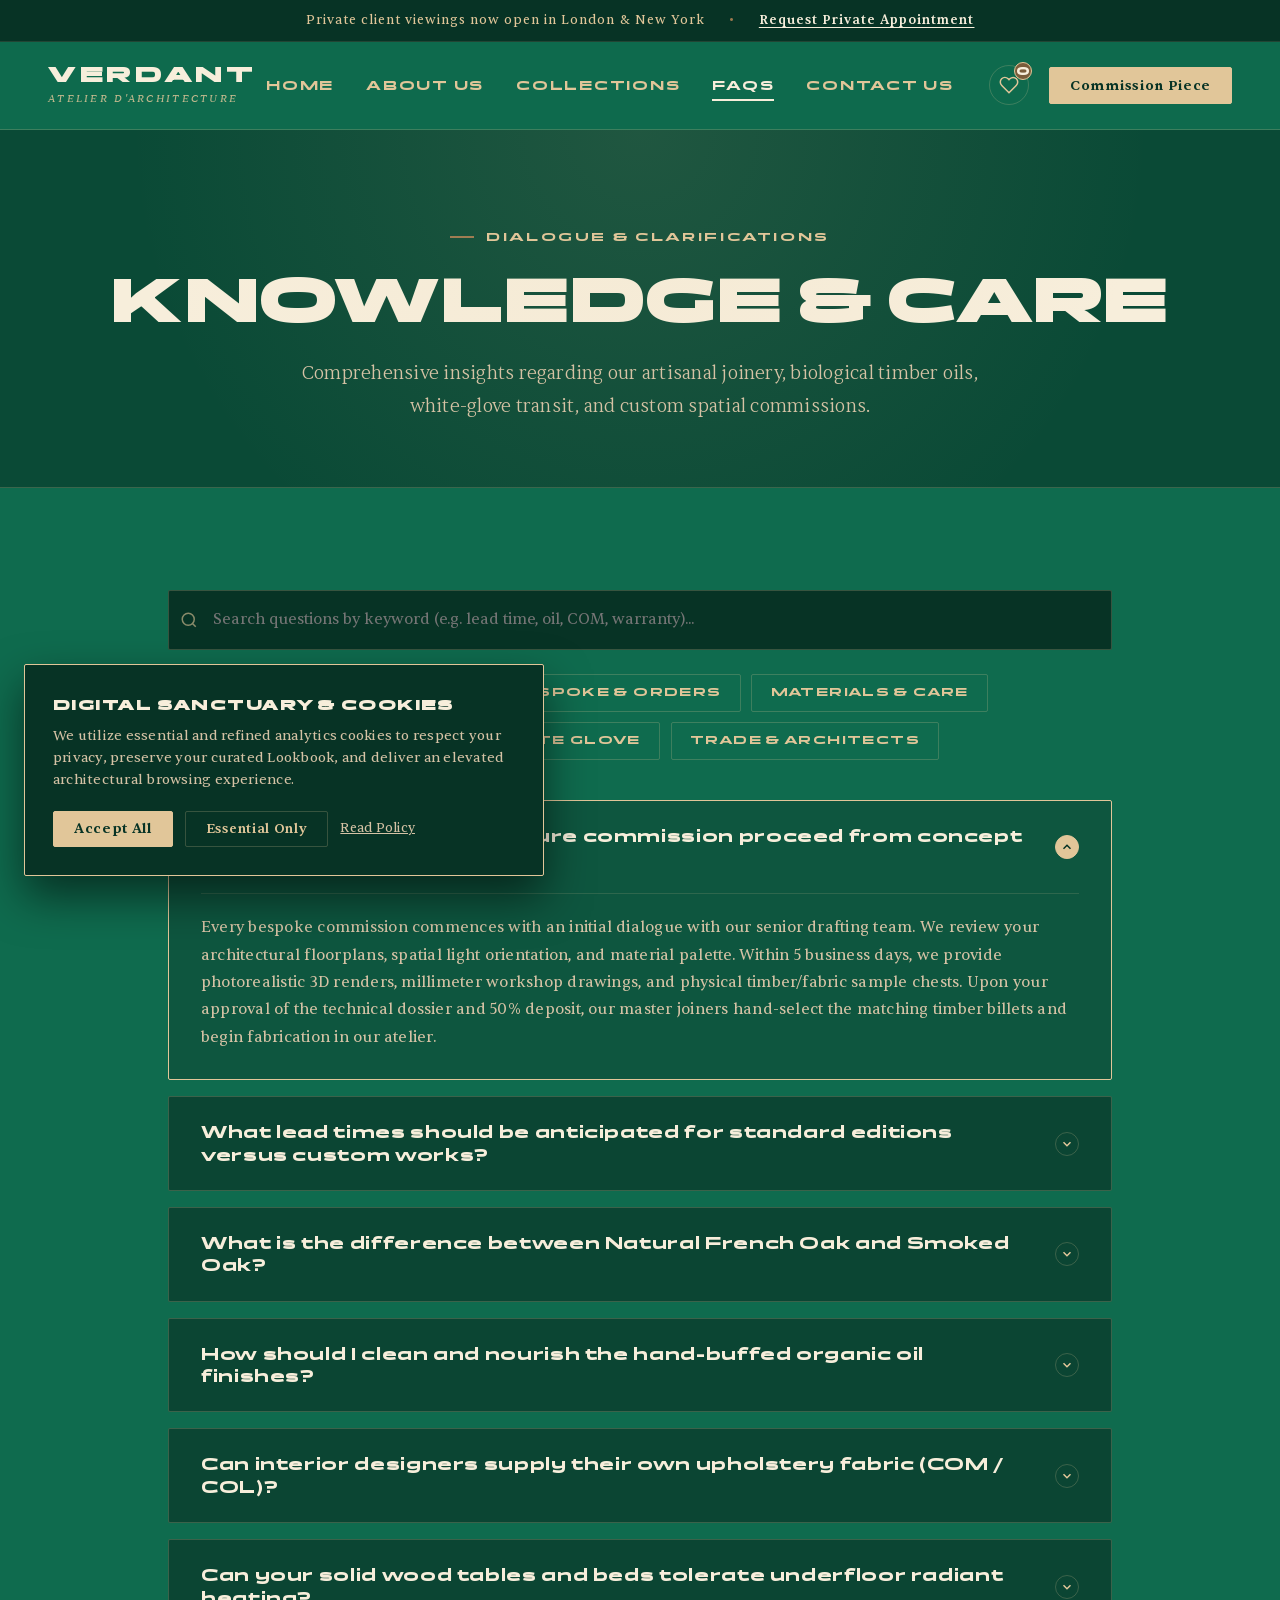
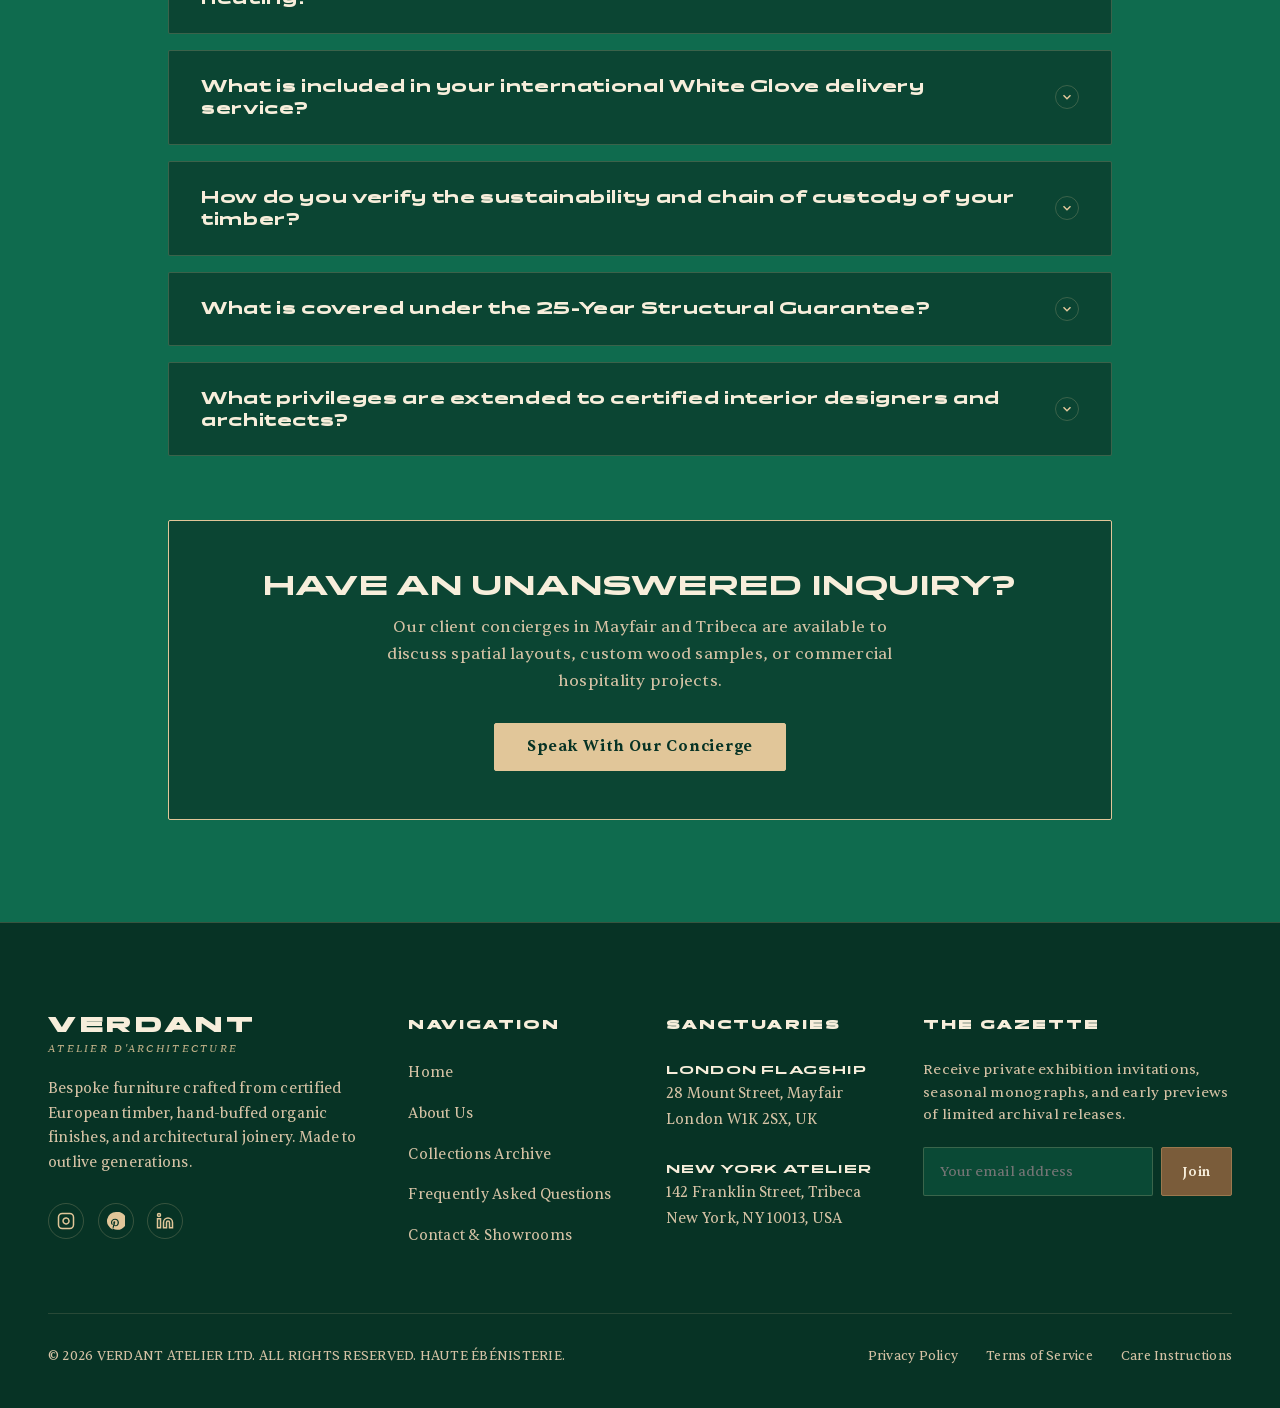
<file: faqs.html>
<!DOCTYPE html>
<html lang="en">
<head>
  <meta charset="UTF-8">
  <meta name="viewport" content="width=device-width, initial-scale=1.0">
  <title>Frequently Asked Questions — VERDANT ATELIER | Knowledge & Care</title>
  <meta name="description" content="Detailed guidance regarding Verdant Atelier bespoke commissions, FSC-certified timber finishes, structural warranties, and global white-glove delivery.">
  <link rel="stylesheet" href="./assets/css/style.css">
</head>
<body>

  <!-- Top Announcement Bar -->
  <div class="top-announcement">
    <span>Private client viewings now open in London & New York</span>
    <span class="text-olive">•</span>
    <a href="contact.html">Request Private Appointment</a>
  </div>

  <!-- Shared Header Navigation -->
  <header class="site-header">
    <div class="container nav-container">
      <a href="index.html" class="brand-logo" aria-label="Verdant Atelier Home">
        <span class="brand-title">VERDANT</span>
        <span class="brand-subtitle">Atelier d'Architecture</span>
      </a>

      <nav class="nav-desktop" aria-label="Main Navigation">
        <ul class="nav-links">
          <li><a href="index.html" class="nav-link">Home</a></li>
          <li><a href="about.html" class="nav-link">About Us</a></li>
          <li><a href="collections.html" class="nav-link">Collections</a></li>
          <li><a href="faqs.html" class="nav-link active">FAQs</a></li>
          <li><a href="contact.html" class="nav-link">Contact Us</a></li>
        </ul>

        <div class="nav-actions">
          <a href="#" class="lookbook-trigger" aria-label="View Lookbook / Saved Pieces" title="Curated Lookbook">
            <svg width="20" height="20" viewBox="0 0 24 24" fill="none" stroke="currentColor" stroke-width="1.8">
              <path d="M20.84 4.61a5.5 5.5 0 0 0-7.78 0L12 5.67l-1.06-1.06a5.5 5.5 0 0 0-7.78 7.78l1.06 1.06L12 21.23l7.78-7.78 1.06-1.06a5.5 5.5 0 0 0 0-7.78z"></path>
            </svg>
            <span class="lookbook-badge">0</span>
          </a>
          <a href="contact.html" class="btn btn-primary btn-sm">Commission Piece</a>
        </div>
      </nav>

      <!-- Mobile Hamburger Button -->
      <button class="mobile-nav-toggle" aria-label="Toggle navigation drawer" aria-expanded="false">
        <span></span>
        <span></span>
        <span></span>
      </button>
    </div>
  </header>

  <!-- Mobile Navigation Drawer -->
  <div class="mobile-drawer-backdrop"></div>
  <aside class="mobile-drawer" aria-label="Mobile Navigation">
    <div class="mobile-drawer-head">
      <a href="index.html" class="brand-logo">
        <span class="brand-title">VERDANT</span>
        <span class="brand-subtitle">Atelier d'Architecture</span>
      </a>
    </div>

    <ul class="mobile-links">
      <li><a href="index.html" class="nav-link">Home</a></li>
      <li><a href="about.html" class="nav-link">About Us</a></li>
      <li><a href="collections.html" class="nav-link">Collections</a></li>
      <li><a href="faqs.html" class="nav-link active">FAQs</a></li>
      <li><a href="contact.html" class="nav-link">Contact Us</a></li>
    </ul>

    <div class="mobile-drawer-footer">
      <a href="contact.html" class="btn btn-primary" style="width: 100%;">Book Private Consultation</a>
      <p class="text-sentient text-muted" style="font-size: 0.85rem;">
        London • New York • Zurich<br>
        concierge@verdant-atelier.com
      </p>
    </div>
  </aside>

  <!-- MAIN PAGE CONTENT -->
  <main>
    <!-- PAGE HEADER -->
    <section class="page-header">
      <div class="container">
        <div class="eyebrow" style="justify-content: center;">Dialogue & Clarifications</div>
        <h1 class="page-title">Knowledge & Care</h1>
        <p class="page-subtitle lead-text">
          Comprehensive insights regarding our artisanal joinery, biological timber oils, white-glove transit, and custom spatial commissions.
        </p>
      </div>
    </section>

    <!-- FAQS ACCORDION SECTION -->
    <section class="section-spacing">
      <div class="container container-narrow">
        
        <!-- Live Search & Category Filter Tools -->
        <div style="margin-bottom: 2.5rem; display: flex; flex-direction: column; gap: 1.5rem;">
          <div class="search-input-wrap" style="width: 100%;">
            <svg class="search-icon" width="18" height="18" viewBox="0 0 24 24" fill="none" stroke="currentColor" stroke-width="2">
              <circle cx="11" cy="11" r="8"></circle>
              <line x1="21" y1="21" x2="16.65" y2="16.65"></line>
            </svg>
            <input type="text" id="faq-search-input" placeholder="Search questions by keyword (e.g. lead time, oil, COM, warranty)..." style="padding: 1rem 1rem 1rem 2.75rem; font-size: 0.95rem; width: 100%;">
          </div>

          <div class="filter-pills" style="justify-content: center;">
            <button class="filter-pill faq-filter-pill active" data-category="all">All Inquiries</button>
            <button class="filter-pill faq-filter-pill" data-category="bespoke">Bespoke & Orders</button>
            <button class="filter-pill faq-filter-pill" data-category="materials">Materials & Care</button>
            <button class="filter-pill faq-filter-pill" data-category="delivery">Logistics & White Glove</button>
            <button class="filter-pill faq-filter-pill" data-category="trade">Trade & Architects</button>
          </div>
        </div>

        <!-- ACCORDION ITEMS CONTAINER -->
        <div class="faq-accordion-group" id="faq-list">

          <!-- 1. BESPOKE PROCESS -->
          <div class="faq-item" data-category="bespoke">
            <button class="faq-question-btn" type="button" aria-expanded="false">
              <span class="faq-question-text">How does a bespoke furniture commission proceed from concept to delivery?</span>
              <span class="faq-icon" aria-hidden="true">
                <svg width="14" height="14" viewBox="0 0 24 24" fill="none" stroke="currentColor" stroke-width="2.5"><polyline points="6 9 12 15 18 9"></polyline></svg>
              </span>
            </button>
            <div class="faq-answer">
              <div class="faq-answer-inner">
                Every bespoke commission commences with an initial dialogue with our senior drafting team. We review your architectural floorplans, spatial light orientation, and material palette. Within 5 business days, we provide photorealistic 3D renders, millimeter workshop drawings, and physical timber/fabric sample chests. Upon your approval of the technical dossier and 50% deposit, our master joiners hand-select the matching timber billets and begin fabrication in our atelier.
              </div>
            </div>
          </div>

          <!-- 2. LEAD TIMES -->
          <div class="faq-item" data-category="bespoke">
            <button class="faq-question-btn" type="button" aria-expanded="false">
              <span class="faq-question-text">What lead times should be anticipated for standard editions versus custom works?</span>
              <span class="faq-icon" aria-hidden="true">
                <svg width="14" height="14" viewBox="0 0 24 24" fill="none" stroke="currentColor" stroke-width="2.5"><polyline points="6 9 12 15 18 9"></polyline></svg>
              </span>
            </button>
            <div class="faq-answer">
              <div class="faq-answer-inner">
                Numbered edition pieces from our catalog (such as the Kyoto Chair or Solis Armchair) generally require 6 to 8 weeks of atelier crafting. Large-scale monolithic tables, credenzas, and custom-proportioned sectionals typically require 8 to 12 weeks. We never expedite production at the sacrifice of timber moisture stabilization or hand-rubbed oil curing.
              </div>
            </div>
          </div>

          <!-- 3. TIMBERS & FINISHES -->
          <div class="faq-item" data-category="materials">
            <button class="faq-question-btn" type="button" aria-expanded="false">
              <span class="faq-question-text">What is the difference between Natural French Oak and Smoked Oak?</span>
              <span class="faq-icon" aria-hidden="true">
                <svg width="14" height="14" viewBox="0 0 24 24" fill="none" stroke="currentColor" stroke-width="2.5"><polyline points="6 9 12 15 18 9"></polyline></svg>
              </span>
            </button>
            <div class="faq-answer">
              <div class="faq-answer-inner">
                Our Natural French Oak preserves the raw golden-blonde honey tones of slow-grown European deciduous trees, finished with a matte, non-yellowing botanical wax. Smoked Oak undergoes traditional ammonia fuming in a sealed chamber. The natural tannins inherent to the oak react chemically with the vapor, darkening the timber completely through its entire cross-section to an ebony-espresso hue without the artificial, surface-only appearance of chemical wood stains.
              </div>
            </div>
          </div>

          <!-- 4. NATURAL FINISH MAINTENANCE -->
          <div class="faq-item" data-category="materials">
            <button class="faq-question-btn" type="button" aria-expanded="false">
              <span class="faq-question-text">How should I clean and nourish the hand-buffed organic oil finishes?</span>
              <span class="faq-icon" aria-hidden="true">
                <svg width="14" height="14" viewBox="0 0 24 24" fill="none" stroke="currentColor" stroke-width="2.5"><polyline points="6 9 12 15 18 9"></polyline></svg>
              </span>
            </button>
            <div class="faq-answer">
              <div class="faq-answer-inner">
                For daily maintenance, wipe surfaces with a clean, dry lint-free linen cloth, or a cloth barely moistened with lukewarm water. Never employ ammonia-based sprays, bleach, or silicone-based furniture polishes. Every commission is delivered with a complimentary Verdant Atelier Care Tin containing our cold-pressed organic linseed wax. Applying a light circular buff once every 12 to 18 months will replenish the protective oil and deepen the wood's natural patina.
              </div>
            </div>
          </div>

          <!-- 5. COM UPHOLSTERY -->
          <div class="faq-item" data-category="materials">
            <button class="faq-question-btn" type="button" aria-expanded="false">
              <span class="faq-question-text">Can interior designers supply their own upholstery fabric (COM / COL)?</span>
              <span class="faq-icon" aria-hidden="true">
                <svg width="14" height="14" viewBox="0 0 24 24" fill="none" stroke="currentColor" stroke-width="2.5"><polyline points="6 9 12 15 18 9"></polyline></svg>
              </span>
            </button>
            <div class="faq-answer">
              <div class="faq-answer-inner">
                Yes. We frequently accommodate Customer’s Own Material (COM) and Customer’s Own Leather (COL). Our technical team will inspect fabric rub-test ratings and provide exact yardage calculations with pattern-matching requirements. We also offer our signature collection of Tuscan saddle leathers and custom-loomed Belgian mohairs.
              </div>
            </div>
          </div>

          <!-- 6. UNDERFLOOR HEATING & CLIMATE -->
          <div class="faq-item" data-category="materials">
            <button class="faq-question-btn" type="button" aria-expanded="false">
              <span class="faq-question-text">Can your solid wood tables and beds tolerate underfloor radiant heating?</span>
              <span class="faq-icon" aria-hidden="true">
                <svg width="14" height="14" viewBox="0 0 24 24" fill="none" stroke="currentColor" stroke-width="2.5"><polyline points="6 9 12 15 18 9"></polyline></svg>
              </span>
            </button>
            <div class="faq-answer">
              <div class="faq-answer-inner">
                Yes. Traditional cabinetmakers designed joinery specifically to allow wood movement. We mill slotted sliding tenons and relief grooves into the undersides of our solid slabs, combined with concealed steel transverse battens with slotted holes. This allows the natural timber to expand and contract across seasonal humidity shifts (35% to 65% RH) without checking, bowing, or warping.
              </div>
            </div>
          </div>

          <!-- 7. WHITE GLOVE DELIVERY -->
          <div class="faq-item" data-category="delivery">
            <button class="faq-question-btn" type="button" aria-expanded="false">
              <span class="faq-question-text">What is included in your international White Glove delivery service?</span>
              <span class="faq-icon" aria-hidden="true">
                <svg width="14" height="14" viewBox="0 0 24 24" fill="none" stroke="currentColor" stroke-width="2.5"><polyline points="6 9 12 15 18 9"></polyline></svg>
              </span>
            </button>
            <div class="faq-answer">
              <div class="faq-answer-inner">
                All domestic and international shipments travel in custom-built, shock-absorbing plywood transit crates. Our white-glove logistics partners arrange a confirmed 2-hour arrival window, carry the furniture inside to your designated room of choice (including flight-stair carries), complete all mechanical assembly, inspect leveling, and remove all packing crates for recycling.
              </div>
            </div>
          </div>

          <!-- 8. SUSTAINABILITY CERTIFICATION -->
          <div class="faq-item" data-category="materials">
            <button class="faq-question-btn" type="button" aria-expanded="false">
              <span class="faq-question-text">How do you verify the sustainability and chain of custody of your timber?</span>
              <span class="faq-icon" aria-hidden="true">
                <svg width="14" height="14" viewBox="0 0 24 24" fill="none" stroke="currentColor" stroke-width="2.5"><polyline points="6 9 12 15 18 9"></polyline></svg>
              </span>
            </button>
            <div class="faq-answer">
              <div class="faq-answer-inner">
                100% of our French White Oak, European Ash, and Beech originates from PEFC™ and FSC®-certified family-owned forests in Western Europe. Trees are harvested under selective felling programs that safeguard forest canopy age and biodiversity. Each piece comes with a provenance certificate detailing the specific forest parcel number where the timber grew.
              </div>
            </div>
          </div>

          <!-- 9. GUARANTEE & BUYBACK -->
          <div class="faq-item" data-category="bespoke">
            <button class="faq-question-btn" type="button" aria-expanded="false">
              <span class="faq-question-text">What is covered under the 25-Year Structural Guarantee?</span>
              <span class="faq-icon" aria-hidden="true">
                <svg width="14" height="14" viewBox="0 0 24 24" fill="none" stroke="currentColor" stroke-width="2.5"><polyline points="6 9 12 15 18 9"></polyline></svg>
              </span>
            </button>
            <div class="faq-answer">
              <div class="faq-answer-inner">
                Our guarantee warrants against any structural joinery failure, tenon delamination, or internal frame distortion under normal residential use for twenty-five years from the date of hallmark stamping. In the rare event of a joinery defect, our restoration team will either repair the piece in situ or transport it back to our workshop at our expense.
              </div>
            </div>
          </div>

          <!-- 10. TRADE PROGRAM -->
          <div class="faq-item" data-category="trade">
            <button class="faq-question-btn" type="button" aria-expanded="false">
              <span class="faq-question-text">What privileges are extended to certified interior designers and architects?</span>
              <span class="faq-icon" aria-hidden="true">
                <svg width="14" height="14" viewBox="0 0 24 24" fill="none" stroke="currentColor" stroke-width="2.5"><polyline points="6 9 12 15 18 9"></polyline></svg>
              </span>
            </button>
            <div class="faq-answer">
              <div class="faq-answer-inner">
                Our Trade & Specification program offers tiered professional trade pricing, priority fabrication slots in our workshop calendar, direct telephone access to our senior engineering draftsmen, comprehensive 3D CAD/Revit BIM library files, and complimentary presentation swatch boxes for client meetings.
              </div>
            </div>
          </div>

        </div>

        <!-- STILL HAVE QUESTIONS CTA -->
        <div style="background-color: var(--color-canvas-card); border: 1px solid var(--color-beige); padding: clamp(2rem, 4vw, 3rem); border-radius: var(--radius-xs); text-align: center; margin-top: 4rem;">
          <h3 style="margin-bottom: 0.75rem; color: var(--color-beige-light);">Have An Unanswered Inquiry?</h3>
          <p class="text-sentient text-muted" style="margin-bottom: 1.75rem; max-width: 520px; margin-left: auto; margin-right: auto;">
            Our client concierges in Mayfair and Tribeca are available to discuss spatial layouts, custom wood samples, or commercial hospitality projects.
          </p>
          <a href="contact.html" class="btn btn-primary">Speak With Our Concierge</a>
        </div>

      </div>
    </section>
  </main>

  <!-- COOKIE CONSENT BANNER -->
  <div class="cookie-banner" id="cookie-consent-banner" role="dialog" aria-label="Cookie Preferences">
    <div class="cookie-title">Digital Sanctuary & Cookies</div>
    <p class="cookie-text">
      We utilize essential and refined analytics cookies to respect your privacy, preserve your curated Lookbook, and deliver an elevated architectural browsing experience.
    </p>
    <div class="cookie-actions">
      <button class="btn btn-primary btn-sm" id="cookie-accept">Accept All</button>
      <button class="btn btn-outline btn-sm" id="cookie-decline">Essential Only</button>
      <a href="privacy.html" class="text-sentient text-muted" style="font-size: 0.8rem; align-self: center; text-decoration: underline;">Read Policy</a>
    </div>
  </div>

  <!-- SITE FOOTER -->
  <footer class="site-footer">
    <div class="container">
      <div class="footer-top-grid">
        <div class="footer-brand">
          <a href="index.html" class="brand-logo">
            <span class="brand-title">VERDANT</span>
            <span class="brand-subtitle">Atelier d'Architecture</span>
          </a>
          <p class="footer-brand-desc">
            Bespoke furniture crafted from certified European timber, hand-buffed organic finishes, and architectural joinery. Made to outlive generations.
          </p>
          <div class="social-links">
            <a href="#" class="social-icon" aria-label="Instagram">
              <svg width="18" height="18" viewBox="0 0 24 24" fill="none" stroke="currentColor" stroke-width="2"><rect x="2" y="2" width="20" height="20" rx="5" ry="5"></rect><path d="M16 11.37A4 4 0 1 1 12.63 8 4 4 0 0 1 16 11.37z"></path><line x1="17.5" y1="6.5" x2="17.51" y2="6.5"></line></svg>
            </a>
            <a href="#" class="social-icon" aria-label="Pinterest">
              <svg width="18" height="18" viewBox="0 0 24 24" fill="currentColor"><path d="M12 0a12 12 0 0 0-4.37 23.18c-.06-.94-.12-2.38.02-3.41l.99-4.22s-.25-.5-.25-1.25c0-1.17.68-2.04 1.52-2.04.72 0 1.06.54 1.06 1.18 0 .72-.46 1.8-.7 2.8-.2.84.42 1.53 1.25 1.53 1.5 0 2.65-1.58 2.65-3.87 0-2.02-1.45-3.44-3.53-3.44-2.4 0-3.81 1.8-3.81 3.66 0 .73.28 1.5.63 1.93.07.08.08.15.06.24l-.23.95c-.04.15-.12.18-.28.11-1.04-.48-1.69-2-1.69-3.21 0-2.62 1.9-5.02 5.48-5.02 2.88 0 5.11 2.05 5.11 4.79 0 2.86-1.8 5.16-4.3 5.16-.84 0-1.63-.44-1.9-.95l-.52 1.97c-.19.72-.7 1.62-1.04 2.18A12 12 0 1 0 12 0z"/></svg>
            </a>
            <a href="#" class="social-icon" aria-label="LinkedIn">
              <svg width="18" height="18" viewBox="0 0 24 24" fill="none" stroke="currentColor" stroke-width="2"><path d="M16 8a6 6 0 0 1 6 6v7h-4v-7a2 2 0 0 0-2-2 2 2 0 0 0-2 2v7h-4v-7a6 6 0 0 1 6-6z"></path><rect x="2" y="9" width="4" height="12"></rect><circle cx="4" cy="4" r="2"></circle></svg>
            </a>
          </div>
        </div>

        <div>
          <div class="footer-heading">Navigation</div>
          <ul class="footer-links">
            <li><a href="index.html">Home</a></li>
            <li><a href="about.html">About Us</a></li>
            <li><a href="collections.html">Collections Archive</a></li>
            <li><a href="faqs.html">Frequently Asked Questions</a></li>
            <li><a href="contact.html">Contact & Showrooms</a></li>
          </ul>
        </div>

        <div>
          <div class="footer-heading">Sanctuaries</div>
          <div class="text-sentient text-muted" style="font-size: 0.9rem; line-height: 1.8;">
            <strong style="color: var(--color-beige-light); font-family: var(--font-display); font-size: 0.75rem; letter-spacing: 0.1em; display: block;">LONDON FLAGSHIP</strong>
            28 Mount Street, Mayfair<br>
            London W1K 2SX, UK<br><br>
            <strong style="color: var(--color-beige-light); font-family: var(--font-display); font-size: 0.75rem; letter-spacing: 0.1em; display: block;">NEW YORK ATELIER</strong>
            142 Franklin Street, Tribeca<br>
            New York, NY 10013, USA
          </div>
        </div>

        <div>
          <div class="footer-heading">The Gazette</div>
          <p class="footer-newsletter-text">
            Receive private exhibition invitations, seasonal monographs, and early previews of limited archival releases.
          </p>
          <form class="newsletter-form">
            <input type="email" placeholder="Your email address" required aria-label="Email for newsletter">
            <button type="submit" class="btn btn-secondary btn-sm">Join</button>
          </form>
        </div>
      </div>

      <div class="footer-bottom">
        <div>
          &copy; 2026 VERDANT ATELIER LTD. ALL RIGHTS RESERVED. HAUTE ÉBÉNISTERIE.
        </div>
        <div class="footer-legal-links">
          <a href="privacy.html">Privacy Policy</a>
          <a href="terms.html">Terms of Service</a>
          <a href="faqs.html">Care Instructions</a>
        </div>
      </div>
    </div>
  </footer>

  <script src="./assets/js/main.js"></script>
</body>
</html>
</file>
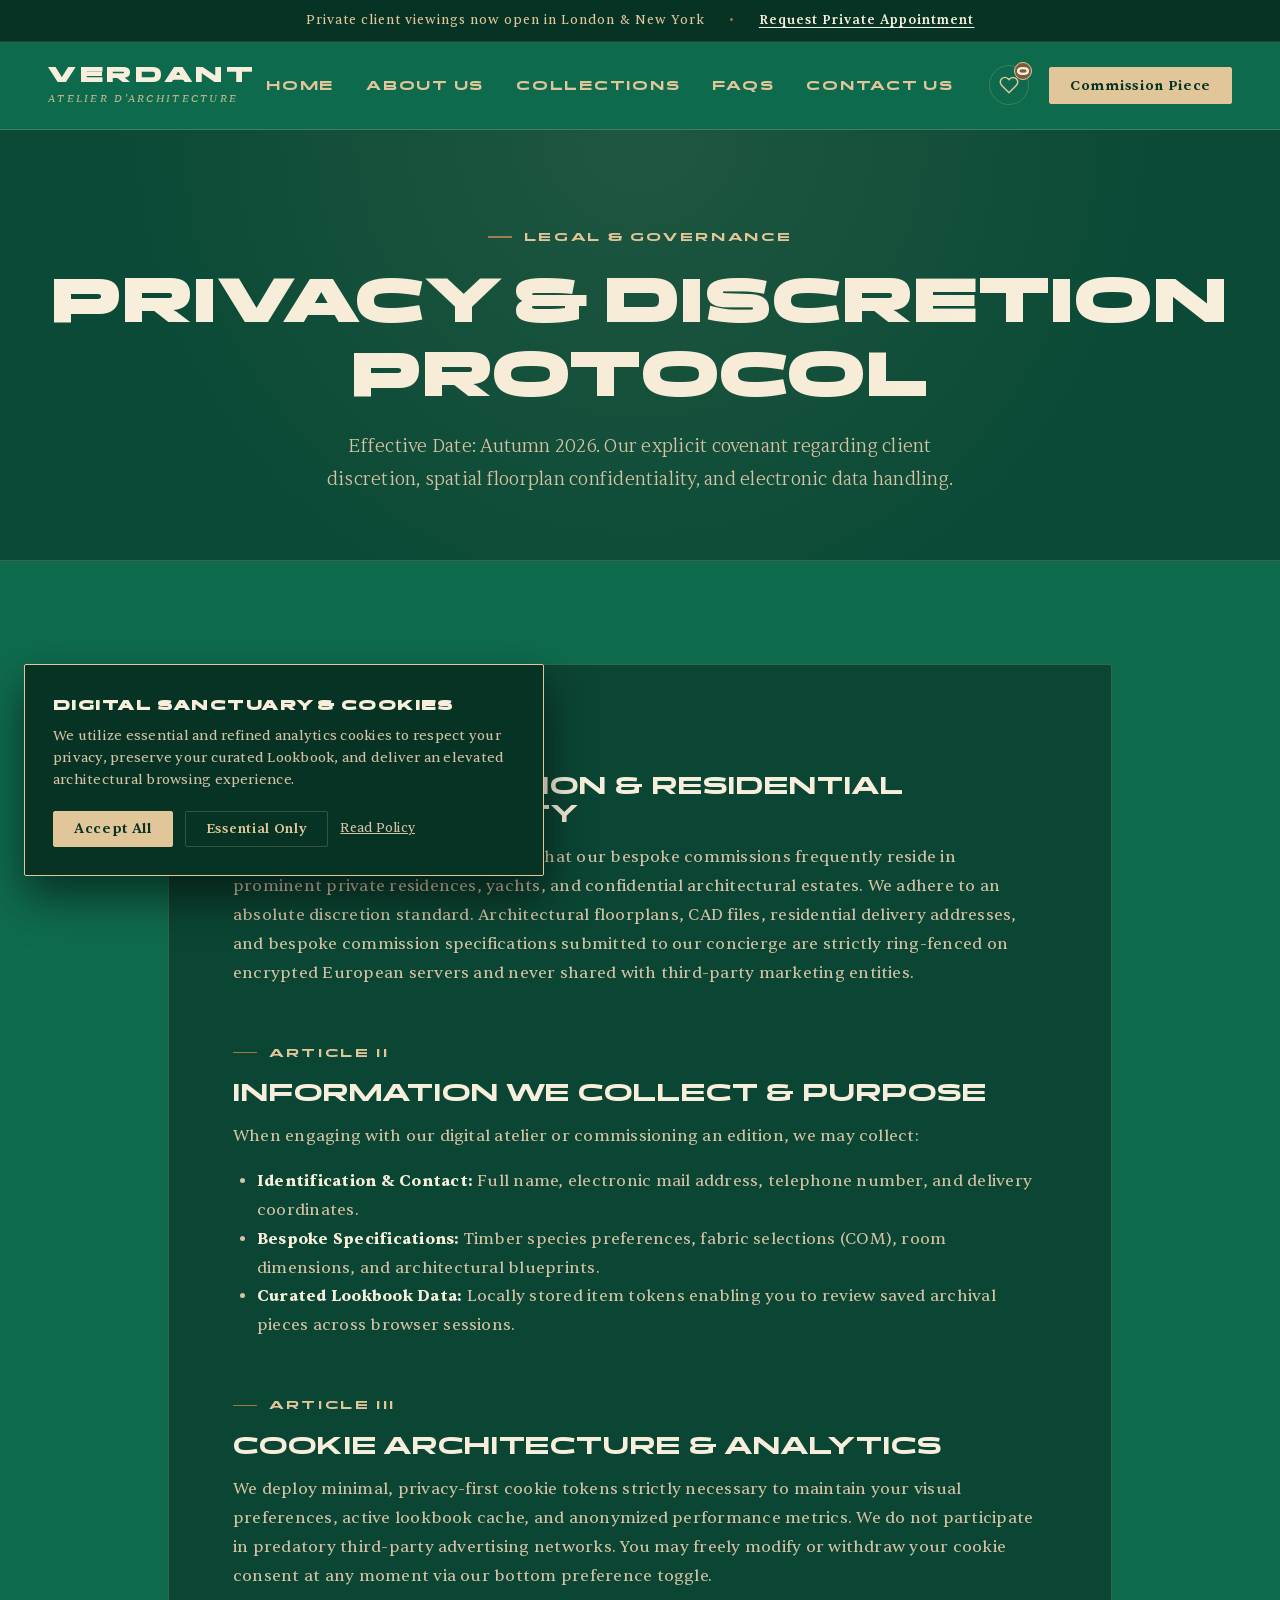
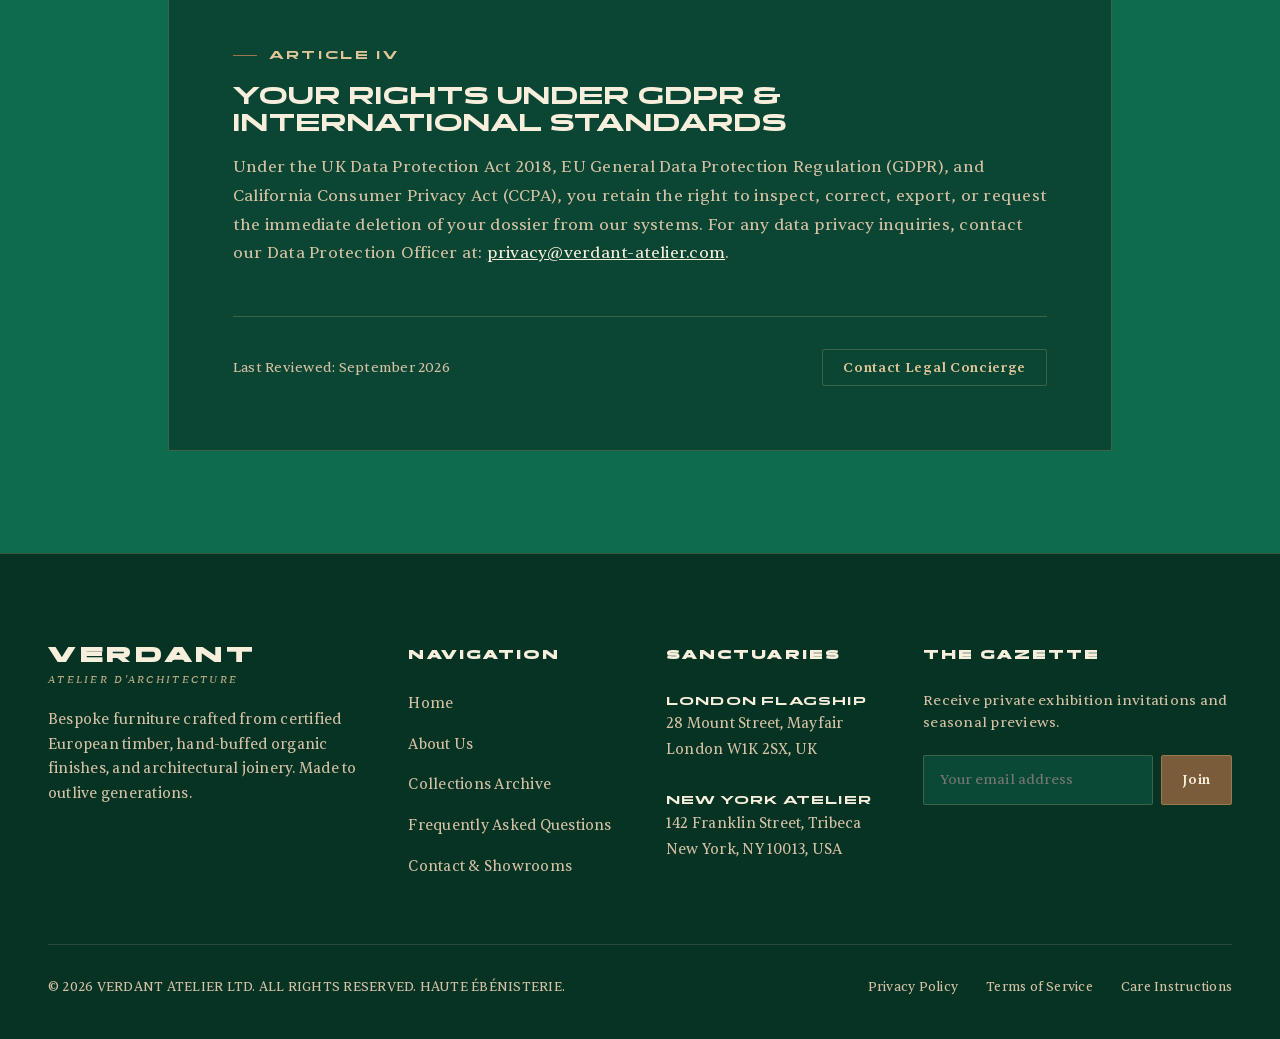
<file: privacy.html>
<!DOCTYPE html>
<html lang="en">
<head>
  <meta charset="UTF-8">
  <meta name="viewport" content="width=device-width, initial-scale=1.0">
  <title>Privacy Policy & Discretion Protocol — VERDANT ATELIER</title>
  <meta name="description" content="Verdant Atelier client privacy policy, digital confidentiality standards, cookie usage, and GDPR compliance for international private collectors.">
  <link rel="stylesheet" href="./assets/css/style.css">
</head>
<body>

  <!-- Top Announcement Bar -->
  <div class="top-announcement">
    <span>Private client viewings now open in London & New York</span>
    <span class="text-olive">•</span>
    <a href="contact.html">Request Private Appointment</a>
  </div>

  <!-- Shared Header Navigation -->
  <header class="site-header">
    <div class="container nav-container">
      <a href="index.html" class="brand-logo" aria-label="Verdant Atelier Home">
        <span class="brand-title">VERDANT</span>
        <span class="brand-subtitle">Atelier d'Architecture</span>
      </a>

      <nav class="nav-desktop" aria-label="Main Navigation">
        <ul class="nav-links">
          <li><a href="index.html" class="nav-link">Home</a></li>
          <li><a href="about.html" class="nav-link">About Us</a></li>
          <li><a href="collections.html" class="nav-link">Collections</a></li>
          <li><a href="faqs.html" class="nav-link">FAQs</a></li>
          <li><a href="contact.html" class="nav-link">Contact Us</a></li>
        </ul>

        <div class="nav-actions">
          <a href="#" class="lookbook-trigger" aria-label="View Lookbook / Saved Pieces" title="Curated Lookbook">
            <svg width="20" height="20" viewBox="0 0 24 24" fill="none" stroke="currentColor" stroke-width="1.8">
              <path d="M20.84 4.61a5.5 5.5 0 0 0-7.78 0L12 5.67l-1.06-1.06a5.5 5.5 0 0 0-7.78 7.78l1.06 1.06L12 21.23l7.78-7.78 1.06-1.06a5.5 5.5 0 0 0 0-7.78z"></path>
            </svg>
            <span class="lookbook-badge">0</span>
          </a>
          <a href="contact.html" class="btn btn-primary btn-sm">Commission Piece</a>
        </div>
      </nav>

      <!-- Mobile Hamburger Button -->
      <button class="mobile-nav-toggle" aria-label="Toggle navigation drawer" aria-expanded="false">
        <span></span>
        <span></span>
        <span></span>
      </button>
    </div>
  </header>

  <!-- Mobile Navigation Drawer -->
  <div class="mobile-drawer-backdrop"></div>
  <aside class="mobile-drawer" aria-label="Mobile Navigation">
    <div class="mobile-drawer-head">
      <a href="index.html" class="brand-logo">
        <span class="brand-title">VERDANT</span>
        <span class="brand-subtitle">Atelier d'Architecture</span>
      </a>
    </div>

    <ul class="mobile-links">
      <li><a href="index.html" class="nav-link">Home</a></li>
      <li><a href="about.html" class="nav-link">About Us</a></li>
      <li><a href="collections.html" class="nav-link">Collections</a></li>
      <li><a href="faqs.html" class="nav-link">FAQs</a></li>
      <li><a href="contact.html" class="nav-link">Contact Us</a></li>
    </ul>

    <div class="mobile-drawer-footer">
      <a href="contact.html" class="btn btn-primary" style="width: 100%;">Book Private Consultation</a>
    </div>
  </aside>

  <!-- MAIN PAGE CONTENT -->
  <main>
    <section class="page-header">
      <div class="container">
        <div class="eyebrow" style="justify-content: center;">Legal & Governance</div>
        <h1 class="page-title">Privacy & Discretion Protocol</h1>
        <p class="page-subtitle lead-text">
          Effective Date: Autumn 2026. Our explicit covenant regarding client discretion, spatial floorplan confidentiality, and electronic data handling.
        </p>
      </div>
    </section>

    <section class="section-spacing">
      <div class="container container-narrow">
        <div style="background-color: var(--color-canvas-card); border: 1px solid var(--color-beige-border); padding: clamp(2rem, 5vw, 4rem); border-radius: var(--radius-xs);">
          
          <div style="margin-bottom: 3rem;">
            <div class="eyebrow">Article I</div>
            <h2 style="font-size: 1.5rem; margin-bottom: 1rem;">Client Discretion & Residential Confidentiality</h2>
            <p class="text-sentient text-muted" style="line-height: 1.8;">
              At Verdant Atelier Ltd., we recognize that our bespoke commissions frequently reside in prominent private residences, yachts, and confidential architectural estates. We adhere to an absolute discretion standard. Architectural floorplans, CAD files, residential delivery addresses, and bespoke commission specifications submitted to our concierge are strictly ring-fenced on encrypted European servers and never shared with third-party marketing entities.
            </p>
          </div>

          <div style="margin-bottom: 3rem;">
            <div class="eyebrow">Article II</div>
            <h2 style="font-size: 1.5rem; margin-bottom: 1rem;">Information We Collect & Purpose</h2>
            <p class="text-sentient text-muted" style="line-height: 1.8; margin-bottom: 1rem;">
              When engaging with our digital atelier or commissioning an edition, we may collect:
            </p>
            <ul style="list-style: disc; padding-left: 1.5rem; color: var(--color-text-muted); line-height: 1.8; margin-bottom: 1.5rem;">
              <li><strong style="color: var(--color-beige-light);">Identification & Contact:</strong> Full name, electronic mail address, telephone number, and delivery coordinates.</li>
              <li><strong style="color: var(--color-beige-light);">Bespoke Specifications:</strong> Timber species preferences, fabric selections (COM), room dimensions, and architectural blueprints.</li>
              <li><strong style="color: var(--color-beige-light);">Curated Lookbook Data:</strong> Locally stored item tokens enabling you to review saved archival pieces across browser sessions.</li>
            </ul>
          </div>

          <div style="margin-bottom: 3rem;">
            <div class="eyebrow">Article III</div>
            <h2 style="font-size: 1.5rem; margin-bottom: 1rem;">Cookie Architecture & Analytics</h2>
            <p class="text-sentient text-muted" style="line-height: 1.8;">
              We deploy minimal, privacy-first cookie tokens strictly necessary to maintain your visual preferences, active lookbook cache, and anonymized performance metrics. We do not participate in predatory third-party advertising networks. You may freely modify or withdraw your cookie consent at any moment via our bottom preference toggle.
            </p>
          </div>

          <div style="margin-bottom: 3rem;">
            <div class="eyebrow">Article IV</div>
            <h2 style="font-size: 1.5rem; margin-bottom: 1rem;">Your Rights Under GDPR & International Standards</h2>
            <p class="text-sentient text-muted" style="line-height: 1.8;">
              Under the UK Data Protection Act 2018, EU General Data Protection Regulation (GDPR), and California Consumer Privacy Act (CCPA), you retain the right to inspect, correct, export, or request the immediate deletion of your dossier from our systems. For any data privacy inquiries, contact our Data Protection Officer at: <a href="mailto:privacy@verdant-atelier.com" style="color: var(--color-beige-light); text-decoration: underline;">privacy@verdant-atelier.com</a>.
            </p>
          </div>

          <div style="border-top: 1px solid var(--color-beige-border); padding-top: 2rem; display: flex; justify-content: space-between; align-items: center; flex-wrap: wrap; gap: 1rem;">
            <span class="text-sentient text-muted" style="font-size: 0.85rem;">Last Reviewed: September 2026</span>
            <a href="contact.html" class="btn btn-outline btn-sm">Contact Legal Concierge</a>
          </div>

        </div>
      </div>
    </section>
  </main>

  <!-- COOKIE CONSENT BANNER -->
  <div class="cookie-banner" id="cookie-consent-banner" role="dialog" aria-label="Cookie Preferences">
    <div class="cookie-title">Digital Sanctuary & Cookies</div>
    <p class="cookie-text">
      We utilize essential and refined analytics cookies to respect your privacy, preserve your curated Lookbook, and deliver an elevated architectural browsing experience.
    </p>
    <div class="cookie-actions">
      <button class="btn btn-primary btn-sm" id="cookie-accept">Accept All</button>
      <button class="btn btn-outline btn-sm" id="cookie-decline">Essential Only</button>
      <a href="privacy.html" class="text-sentient text-muted" style="font-size: 0.8rem; align-self: center; text-decoration: underline;">Read Policy</a>
    </div>
  </div>

  <!-- SITE FOOTER -->
  <footer class="site-footer">
    <div class="container">
      <div class="footer-top-grid">
        <div class="footer-brand">
          <a href="index.html" class="brand-logo">
            <span class="brand-title">VERDANT</span>
            <span class="brand-subtitle">Atelier d'Architecture</span>
          </a>
          <p class="footer-brand-desc">
            Bespoke furniture crafted from certified European timber, hand-buffed organic finishes, and architectural joinery. Made to outlive generations.
          </p>
        </div>

        <div>
          <div class="footer-heading">Navigation</div>
          <ul class="footer-links">
            <li><a href="index.html">Home</a></li>
            <li><a href="about.html">About Us</a></li>
            <li><a href="collections.html">Collections Archive</a></li>
            <li><a href="faqs.html">Frequently Asked Questions</a></li>
            <li><a href="contact.html">Contact & Showrooms</a></li>
          </ul>
        </div>

        <div>
          <div class="footer-heading">Sanctuaries</div>
          <div class="text-sentient text-muted" style="font-size: 0.9rem; line-height: 1.8;">
            <strong style="color: var(--color-beige-light); font-family: var(--font-display); font-size: 0.75rem; letter-spacing: 0.1em; display: block;">LONDON FLAGSHIP</strong>
            28 Mount Street, Mayfair<br>
            London W1K 2SX, UK<br><br>
            <strong style="color: var(--color-beige-light); font-family: var(--font-display); font-size: 0.75rem; letter-spacing: 0.1em; display: block;">NEW YORK ATELIER</strong>
            142 Franklin Street, Tribeca<br>
            New York, NY 10013, USA
          </div>
        </div>

        <div>
          <div class="footer-heading">The Gazette</div>
          <p class="footer-newsletter-text">
            Receive private exhibition invitations and seasonal previews.
          </p>
          <form class="newsletter-form">
            <input type="email" placeholder="Your email address" required aria-label="Email for newsletter">
            <button type="submit" class="btn btn-secondary btn-sm">Join</button>
          </form>
        </div>
      </div>

      <div class="footer-bottom">
        <div>
          &copy; 2026 VERDANT ATELIER LTD. ALL RIGHTS RESERVED. HAUTE ÉBÉNISTERIE.
        </div>
        <div class="footer-legal-links">
          <a href="privacy.html">Privacy Policy</a>
          <a href="terms.html">Terms of Service</a>
          <a href="faqs.html">Care Instructions</a>
        </div>
      </div>
    </div>
  </footer>

  <script src="./assets/js/main.js"></script>
</body>
</html>
</file>
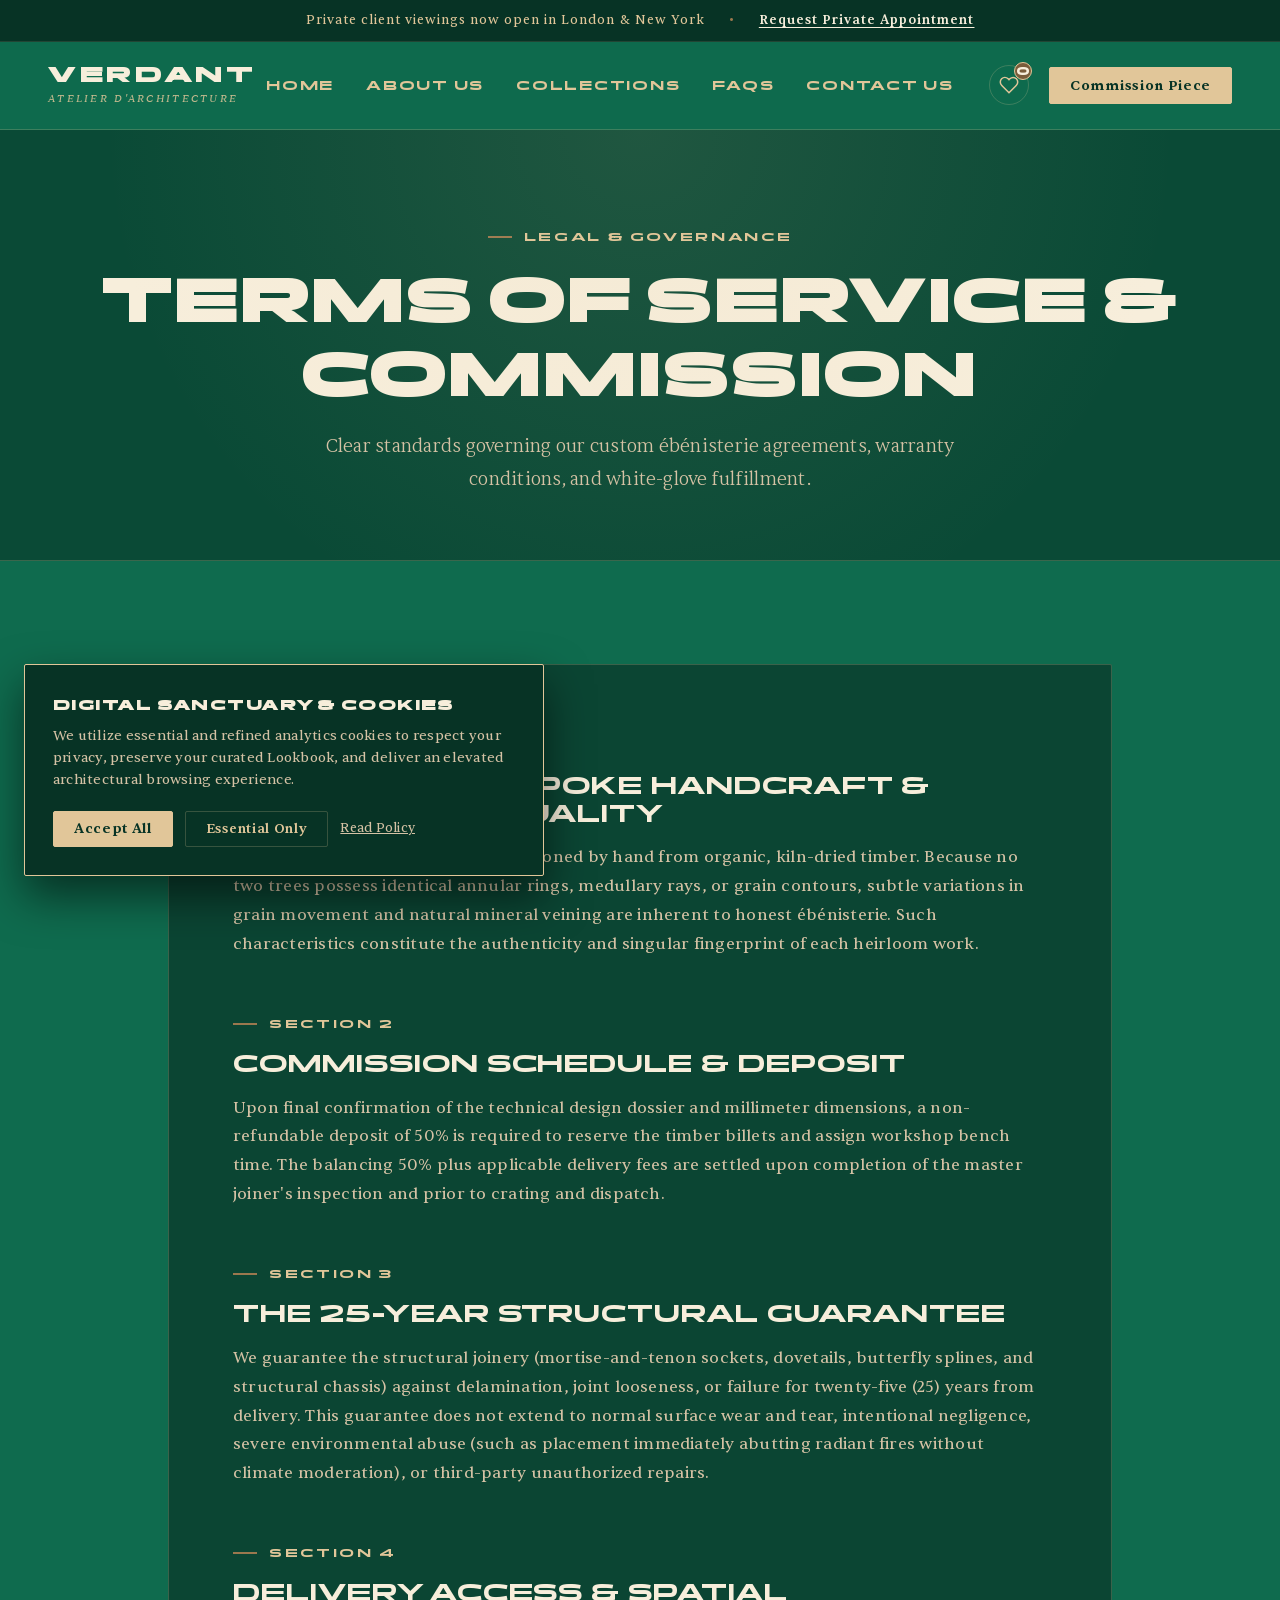
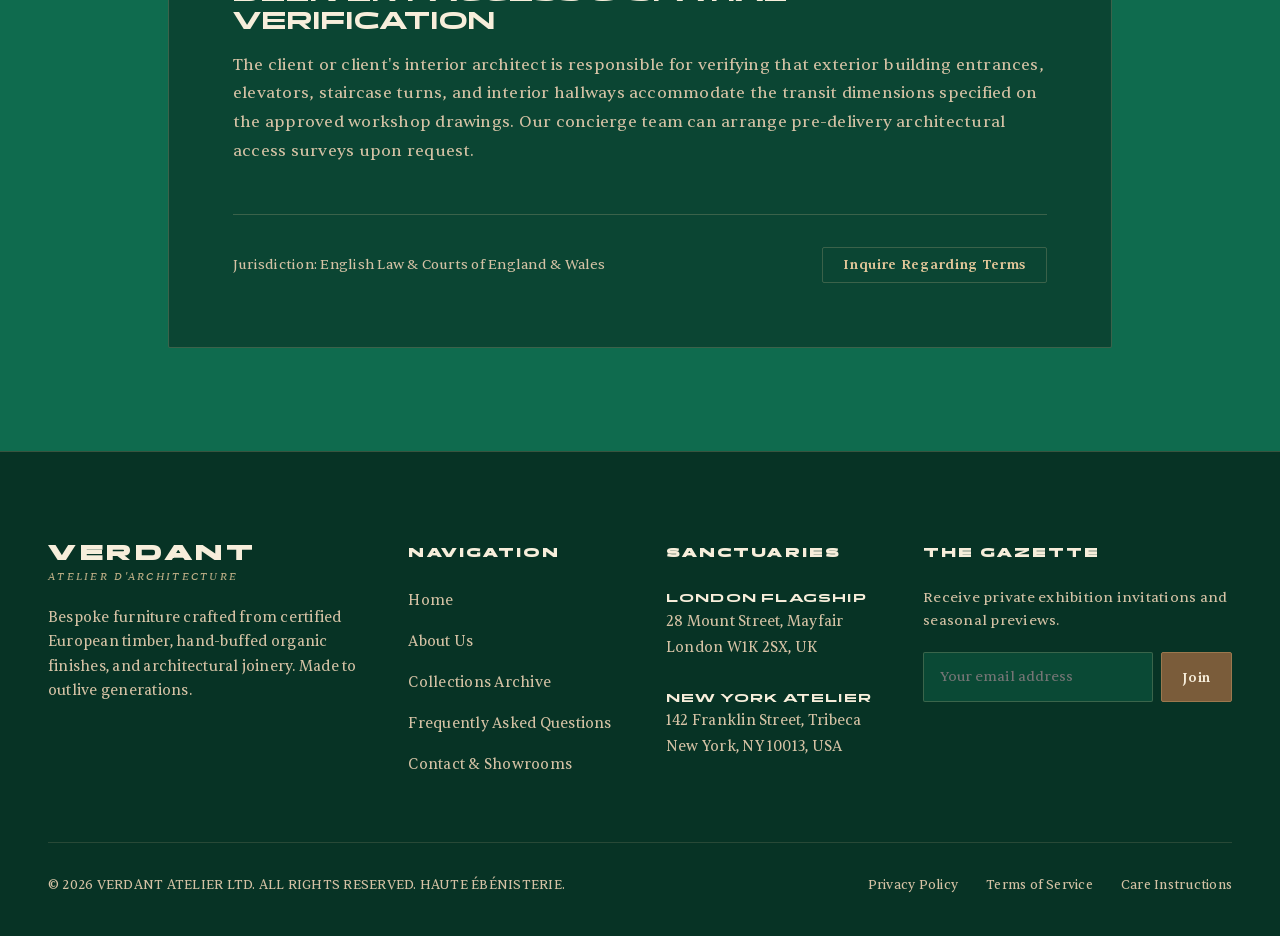
<file: terms.html>
<!DOCTYPE html>
<html lang="en">
<head>
  <meta charset="UTF-8">
  <meta name="viewport" content="width=device-width, initial-scale=1.0">
  <title>Terms of Commission & Service — VERDANT ATELIER</title>
  <meta name="description" content="Terms of bespoke furniture commission, 25-year structural warranty provisions, international crating logistics, and atelier guarantees.">
  <link rel="stylesheet" href="./assets/css/style.css">
</head>
<body>

  <!-- Top Announcement Bar -->
  <div class="top-announcement">
    <span>Private client viewings now open in London & New York</span>
    <span class="text-olive">•</span>
    <a href="contact.html">Request Private Appointment</a>
  </div>

  <!-- Shared Header Navigation -->
  <header class="site-header">
    <div class="container nav-container">
      <a href="index.html" class="brand-logo" aria-label="Verdant Atelier Home">
        <span class="brand-title">VERDANT</span>
        <span class="brand-subtitle">Atelier d'Architecture</span>
      </a>

      <nav class="nav-desktop" aria-label="Main Navigation">
        <ul class="nav-links">
          <li><a href="index.html" class="nav-link">Home</a></li>
          <li><a href="about.html" class="nav-link">About Us</a></li>
          <li><a href="collections.html" class="nav-link">Collections</a></li>
          <li><a href="faqs.html" class="nav-link">FAQs</a></li>
          <li><a href="contact.html" class="nav-link">Contact Us</a></li>
        </ul>

        <div class="nav-actions">
          <a href="#" class="lookbook-trigger" aria-label="View Lookbook / Saved Pieces" title="Curated Lookbook">
            <svg width="20" height="20" viewBox="0 0 24 24" fill="none" stroke="currentColor" stroke-width="1.8">
              <path d="M20.84 4.61a5.5 5.5 0 0 0-7.78 0L12 5.67l-1.06-1.06a5.5 5.5 0 0 0-7.78 7.78l1.06 1.06L12 21.23l7.78-7.78 1.06-1.06a5.5 5.5 0 0 0 0-7.78z"></path>
            </svg>
            <span class="lookbook-badge">0</span>
          </a>
          <a href="contact.html" class="btn btn-primary btn-sm">Commission Piece</a>
        </div>
      </nav>

      <!-- Mobile Hamburger Button -->
      <button class="mobile-nav-toggle" aria-label="Toggle navigation drawer" aria-expanded="false">
        <span></span>
        <span></span>
        <span></span>
      </button>
    </div>
  </header>

  <!-- Mobile Navigation Drawer -->
  <div class="mobile-drawer-backdrop"></div>
  <aside class="mobile-drawer" aria-label="Mobile Navigation">
    <div class="mobile-drawer-head">
      <a href="index.html" class="brand-logo">
        <span class="brand-title">VERDANT</span>
        <span class="brand-subtitle">Atelier d'Architecture</span>
      </a>
    </div>

    <ul class="mobile-links">
      <li><a href="index.html" class="nav-link">Home</a></li>
      <li><a href="about.html" class="nav-link">About Us</a></li>
      <li><a href="collections.html" class="nav-link">Collections</a></li>
      <li><a href="faqs.html" class="nav-link">FAQs</a></li>
      <li><a href="contact.html" class="nav-link">Contact Us</a></li>
    </ul>

    <div class="mobile-drawer-footer">
      <a href="contact.html" class="btn btn-primary" style="width: 100%;">Book Private Consultation</a>
    </div>
  </aside>

  <!-- MAIN PAGE CONTENT -->
  <main>
    <section class="page-header">
      <div class="container">
        <div class="eyebrow" style="justify-content: center;">Legal & Governance</div>
        <h1 class="page-title">Terms of Service & Commission</h1>
        <p class="page-subtitle lead-text">
          Clear standards governing our custom ébénisterie agreements, warranty conditions, and white-glove fulfillment.
        </p>
      </div>
    </section>

    <section class="section-spacing">
      <div class="container container-narrow">
        <div style="background-color: var(--color-canvas-card); border: 1px solid var(--color-beige-border); padding: clamp(2rem, 5vw, 4rem); border-radius: var(--radius-xs);">
          
          <div style="margin-bottom: 3rem;">
            <div class="eyebrow">Section 1</div>
            <h2 style="font-size: 1.5rem; margin-bottom: 1rem;">Nature of Bespoke Handcraft & Timber Individuality</h2>
            <p class="text-sentient text-muted" style="line-height: 1.8;">
              Every Verdant Atelier creation is fashioned by hand from organic, kiln-dried timber. Because no two trees possess identical annular rings, medullary rays, or grain contours, subtle variations in grain movement and natural mineral veining are inherent to honest ébénisterie. Such characteristics constitute the authenticity and singular fingerprint of each heirloom work.
            </p>
          </div>

          <div style="margin-bottom: 3rem;">
            <div class="eyebrow">Section 2</div>
            <h2 style="font-size: 1.5rem; margin-bottom: 1rem;">Commission Schedule & Deposit</h2>
            <p class="text-sentient text-muted" style="line-height: 1.8;">
              Upon final confirmation of the technical design dossier and millimeter dimensions, a non-refundable deposit of 50% is required to reserve the timber billets and assign workshop bench time. The balancing 50% plus applicable delivery fees are settled upon completion of the master joiner's inspection and prior to crating and dispatch.
            </p>
          </div>

          <div style="margin-bottom: 3rem;">
            <div class="eyebrow">Section 3</div>
            <h2 style="font-size: 1.5rem; margin-bottom: 1rem;">The 25-Year Structural Guarantee</h2>
            <p class="text-sentient text-muted" style="line-height: 1.8;">
              We guarantee the structural joinery (mortise-and-tenon sockets, dovetails, butterfly splines, and structural chassis) against delamination, joint looseness, or failure for twenty-five (25) years from delivery. This guarantee does not extend to normal surface wear and tear, intentional negligence, severe environmental abuse (such as placement immediately abutting radiant fires without climate moderation), or third-party unauthorized repairs.
            </p>
          </div>

          <div style="margin-bottom: 3rem;">
            <div class="eyebrow">Section 4</div>
            <h2 style="font-size: 1.5rem; margin-bottom: 1rem;">Delivery Access & Spatial Verification</h2>
            <p class="text-sentient text-muted" style="line-height: 1.8;">
              The client or client's interior architect is responsible for verifying that exterior building entrances, elevators, staircase turns, and interior hallways accommodate the transit dimensions specified on the approved workshop drawings. Our concierge team can arrange pre-delivery architectural access surveys upon request.
            </p>
          </div>

          <div style="border-top: 1px solid var(--color-beige-border); padding-top: 2rem; display: flex; justify-content: space-between; align-items: center; flex-wrap: wrap; gap: 1rem;">
            <span class="text-sentient text-muted" style="font-size: 0.85rem;">Jurisdiction: English Law & Courts of England & Wales</span>
            <a href="contact.html" class="btn btn-outline btn-sm">Inquire Regarding Terms</a>
          </div>

        </div>
      </div>
    </section>
  </main>

  <!-- COOKIE CONSENT BANNER -->
  <div class="cookie-banner" id="cookie-consent-banner" role="dialog" aria-label="Cookie Preferences">
    <div class="cookie-title">Digital Sanctuary & Cookies</div>
    <p class="cookie-text">
      We utilize essential and refined analytics cookies to respect your privacy, preserve your curated Lookbook, and deliver an elevated architectural browsing experience.
    </p>
    <div class="cookie-actions">
      <button class="btn btn-primary btn-sm" id="cookie-accept">Accept All</button>
      <button class="btn btn-outline btn-sm" id="cookie-decline">Essential Only</button>
      <a href="privacy.html" class="text-sentient text-muted" style="font-size: 0.8rem; align-self: center; text-decoration: underline;">Read Policy</a>
    </div>
  </div>

  <!-- SITE FOOTER -->
  <footer class="site-footer">
    <div class="container">
      <div class="footer-top-grid">
        <div class="footer-brand">
          <a href="index.html" class="brand-logo">
            <span class="brand-title">VERDANT</span>
            <span class="brand-subtitle">Atelier d'Architecture</span>
          </a>
          <p class="footer-brand-desc">
            Bespoke furniture crafted from certified European timber, hand-buffed organic finishes, and architectural joinery. Made to outlive generations.
          </p>
        </div>

        <div>
          <div class="footer-heading">Navigation</div>
          <ul class="footer-links">
            <li><a href="index.html">Home</a></li>
            <li><a href="about.html">About Us</a></li>
            <li><a href="collections.html">Collections Archive</a></li>
            <li><a href="faqs.html">Frequently Asked Questions</a></li>
            <li><a href="contact.html">Contact & Showrooms</a></li>
          </ul>
        </div>

        <div>
          <div class="footer-heading">Sanctuaries</div>
          <div class="text-sentient text-muted" style="font-size: 0.9rem; line-height: 1.8;">
            <strong style="color: var(--color-beige-light); font-family: var(--font-display); font-size: 0.75rem; letter-spacing: 0.1em; display: block;">LONDON FLAGSHIP</strong>
            28 Mount Street, Mayfair<br>
            London W1K 2SX, UK<br><br>
            <strong style="color: var(--color-beige-light); font-family: var(--font-display); font-size: 0.75rem; letter-spacing: 0.1em; display: block;">NEW YORK ATELIER</strong>
            142 Franklin Street, Tribeca<br>
            New York, NY 10013, USA
          </div>
        </div>

        <div>
          <div class="footer-heading">The Gazette</div>
          <p class="footer-newsletter-text">
            Receive private exhibition invitations and seasonal previews.
          </p>
          <form class="newsletter-form">
            <input type="email" placeholder="Your email address" required aria-label="Email for newsletter">
            <button type="submit" class="btn btn-secondary btn-sm">Join</button>
          </form>
        </div>
      </div>

      <div class="footer-bottom">
        <div>
          &copy; 2026 VERDANT ATELIER LTD. ALL RIGHTS RESERVED. HAUTE ÉBÉNISTERIE.
        </div>
        <div class="footer-legal-links">
          <a href="privacy.html">Privacy Policy</a>
          <a href="terms.html">Terms of Service</a>
          <a href="faqs.html">Care Instructions</a>
        </div>
      </div>
    </div>
  </footer>

  <script src="./assets/js/main.js"></script>
</body>
</html>
</file>
<file: assets/css/style.css>
/* ==========================================================================
   VERDANT ATELIER — ARCHITECTURAL FURNITURE & DESIGN
   Core Stylesheet
   Typography: Panchang (Display) & Sentient (Body/Detail)
   Palette: Emerald Green (#0F6B4E), Olive Brown (#7A5C3A), Light Beige (#E1C699)
   ========================================================================== */

/* --------------------------------------------------------------------------
   1. @FONT-FACE DECLARATIONS
   -------------------------------------------------------------------------- */
@font-face {
  font-family: 'Panchang';
  src: url('../fonts/Panchang-Variable.woff2') format('woff2-variations'),
       url('../fonts/Panchang-Variable.woff2') format('woff2');
  font-weight: 200 900;
  font-display: swap;
  font-style: normal;
}

@font-face {
  font-family: 'Sentient';
  src: url('../fonts/Sentient-Variable.woff2') format('woff2-variations'),
       url('../fonts/Sentient-Variable.woff2') format('woff2');
  font-weight: 200 800;
  font-display: swap;
  font-style: normal;
}

@font-face {
  font-family: 'Sentient';
  src: url('../fonts/Sentient-VariableItalic.woff2') format('woff2-variations'),
       url('../fonts/Sentient-VariableItalic.woff2') format('woff2');
  font-weight: 200 800;
  font-display: swap;
  font-style: italic;
}

/* Alias for 'Sentinent' to handle phonetic spelling seamlessly */
@font-face {
  font-family: 'Sentinent';
  src: url('../fonts/Sentient-Variable.woff2') format('woff2-variations'),
       url('../fonts/Sentient-Variable.woff2') format('woff2');
  font-weight: 200 800;
  font-display: swap;
  font-style: normal;
}

@font-face {
  font-family: 'Sentinent';
  src: url('../fonts/Sentient-VariableItalic.woff2') format('woff2-variations'),
       url('../fonts/Sentient-VariableItalic.woff2') format('woff2');
  font-weight: 200 800;
  font-display: swap;
  font-style: italic;
}

/* --------------------------------------------------------------------------
   2. DESIGN SYSTEM & CSS VARIABLES
   -------------------------------------------------------------------------- */
:root {
  /* Brand Core Palette */
  --color-emerald: #0F6B4E;
  --color-emerald-dark: #0A4A36;
  --color-emerald-deep: #073325;
  --color-emerald-light: #168562;
  --color-emerald-tint: rgba(15, 107, 78, 0.12);
  --color-emerald-glow: rgba(15, 107, 78, 0.35);

  --color-olive: #7A5C3A;
  --color-olive-dark: #5A432A;
  --color-olive-light: #9B784E;
  --color-olive-tint: rgba(122, 92, 58, 0.15);
  --color-olive-border: rgba(122, 92, 58, 0.35);

  --color-beige: #E1C699;
  --color-beige-light: #F7EEDB;
  --color-beige-pale: #FAF5EB;
  --color-beige-muted: rgba(225, 198, 153, 0.65);
  --color-beige-border: rgba(225, 198, 153, 0.22);
  --color-beige-subtle: rgba(225, 198, 153, 0.08);

  /* Neutrals for Readability & Elevation */
  --color-canvas-dark: #07261C;
  --color-canvas-card: #0B4533;
  --color-canvas-elevated: #0E563F;
  --color-canvas-light: #FAF6F0;
  --color-canvas-light-card: #FFFFFF;
  --color-charcoal: #151E1A;
  --color-text-muted: #D5C2A5;
  --color-white: #FFFFFF;
  --color-error: #D9534F;
  --color-success: #2ECC71;

  /* Typography Stacks */
  --font-display: 'Panchang', -apple-system, BlinkMacSystemFont, "Segoe UI", sans-serif;
  --font-body: 'Sentient', 'Sentinent', Georgia, serif;

  /* Elevation Shadows */
  --shadow-sm: 0 2px 8px rgba(0, 0, 0, 0.12);
  --shadow-md: 0 8px 24px rgba(7, 38, 28, 0.25);
  --shadow-lg: 0 16px 40px rgba(7, 38, 28, 0.35);
  --shadow-glow: 0 0 30px rgba(225, 198, 153, 0.2);

  /* Transitions */
  --transition-fast: 0.2s cubic-bezier(0.16, 1, 0.3, 1);
  --transition-smooth: 0.4s cubic-bezier(0.16, 1, 0.3, 1);
  --transition-slow: 0.7s cubic-bezier(0.16, 1, 0.3, 1);

  /* Structural Radii */
  --radius-xs: 2px;
  --radius-sm: 4px;
  --radius-md: 8px;
  --radius-lg: 14px;
  --radius-full: 9999px;

  /* Layout Constraints */
  --container-max: 1360px;
  --container-narrow: 1040px;
  --header-height: 88px;
}

/* --------------------------------------------------------------------------
   3. RESET & BASE ARCHITECTURE
   -------------------------------------------------------------------------- */
*, *::before, *::after {
  box-sizing: border-box;
  margin: 0;
  padding: 0;
}

html {
  font-size: 16px;
  scroll-behavior: smooth;
  -webkit-font-smoothing: antialiased;
  -moz-osx-font-smoothing: grayscale;
  background-color: var(--color-emerald);
  color: var(--color-beige);
}

body {
  font-family: var(--font-body);
  font-weight: 400;
  line-height: 1.7;
  letter-spacing: 0.015em;
  background-color: var(--color-emerald);
  color: var(--color-beige);
  overflow-x: hidden;
  min-height: 100vh;
  display: flex;
  flex-direction: column;
}

img, picture, video, svg {
  display: block;
  max-width: 100%;
  height: auto;
}

a {
  color: inherit;
  text-decoration: none;
  transition: color var(--transition-fast);
}

button, input, textarea, select {
  font: inherit;
  color: inherit;
  background: none;
  border: none;
  outline: none;
}

button {
  cursor: pointer;
}

ul, ol {
  list-style: none;
}

/* --------------------------------------------------------------------------
   4. TYPOGRAPHY HIERARCHY
   -------------------------------------------------------------------------- */
h1, h2, h3, h4, h5, h6,
.display-title,
.heading-panchang {
  font-family: var(--font-display);
  font-weight: 700;
  line-height: 1.15;
  letter-spacing: 0.04em;
  text-transform: uppercase;
  color: var(--color-beige-light);
}

h1 {
  font-size: clamp(2.25rem, 5vw, 4.25rem);
  font-weight: 800;
  letter-spacing: 0.03em;
}

h2 {
  font-size: clamp(1.75rem, 3.5vw, 2.75rem);
  letter-spacing: 0.04em;
  margin-bottom: 1rem;
}

h3 {
  font-size: clamp(1.25rem, 2.2vw, 1.75rem);
  letter-spacing: 0.04em;
}

h4 {
  font-size: clamp(1rem, 1.5vw, 1.25rem);
  letter-spacing: 0.05em;
}

p, .text-sentient, li, blockquote, label {
  font-family: var(--font-body);
  font-weight: 400;
}

.lead-text {
  font-size: clamp(1.1rem, 1.4vw, 1.35rem);
  line-height: 1.8;
  color: var(--color-beige);
  font-weight: 300;
}

.editorial-quote {
  font-family: var(--font-body);
  font-style: italic;
  font-size: clamp(1.25rem, 2vw, 1.85rem);
  line-height: 1.5;
  color: var(--color-beige-light);
  border-left: 2px solid var(--color-olive);
  padding-left: 1.75rem;
  margin: 2rem 0;
}

.eyebrow {
  display: inline-flex;
  align-items: center;
  gap: 0.75rem;
  font-family: var(--font-display);
  font-size: 0.75rem;
  font-weight: 700;
  letter-spacing: 0.22em;
  text-transform: uppercase;
  color: var(--color-beige);
  margin-bottom: 1rem;
}

.eyebrow::before {
  content: "";
  display: inline-block;
  width: 24px;
  height: 1.5px;
  background-color: var(--color-olive-light);
}

.text-muted {
  color: var(--color-text-muted);
}

.text-beige {
  color: var(--color-beige-light);
}

.text-olive {
  color: var(--color-olive-light);
}

/* --------------------------------------------------------------------------
   5. LAYOUT & CONTAINERS
   -------------------------------------------------------------------------- */
.container {
  width: 100%;
  max-width: var(--container-max);
  margin-left: auto;
  margin-right: auto;
  padding-left: clamp(1.25rem, 4vw, 3rem);
  padding-right: clamp(1.25rem, 4vw, 3rem);
}

.container-narrow {
  width: 100%;
  max-width: var(--container-narrow);
  margin-left: auto;
  margin-right: auto;
  padding-left: clamp(1.25rem, 4vw, 3rem);
  padding-right: clamp(1.25rem, 4vw, 3rem);
}

.section-spacing {
  padding-top: clamp(4rem, 8vw, 7.5rem);
  padding-bottom: clamp(4rem, 8vw, 7.5rem);
}

.section-spacing-sm {
  padding-top: clamp(2.5rem, 5vw, 4.5rem);
  padding-bottom: clamp(2.5rem, 5vw, 4.5rem);
}

/* --------------------------------------------------------------------------
   6. UI BUTTONS & BADGES
   -------------------------------------------------------------------------- */
.btn {
  display: inline-flex;
  align-items: center;
  justify-content: center;
  gap: 0.75rem;
  padding: 0.95rem 2rem;
  font-family: var(--font-body);
  font-size: 0.95rem;
  font-weight: 500;
  letter-spacing: 0.05em;
  border-radius: var(--radius-xs);
  transition: all var(--transition-smooth);
  cursor: pointer;
  position: relative;
  overflow: hidden;
  text-align: center;
  line-height: 1;
}

.btn-primary {
  background-color: var(--color-beige);
  color: var(--color-emerald-deep);
  border: 1px solid var(--color-beige);
  font-weight: 600;
}

.btn-primary:hover {
  background-color: var(--color-beige-light);
  border-color: var(--color-beige-light);
  transform: translateY(-2px);
  box-shadow: 0 10px 24px rgba(0, 0, 0, 0.25);
}

.btn-secondary {
  background-color: var(--color-olive);
  color: var(--color-beige-light);
  border: 1px solid var(--color-olive-light);
}

.btn-secondary:hover {
  background-color: var(--color-olive-light);
  border-color: var(--color-beige);
  transform: translateY(-2px);
}

.btn-outline {
  background-color: transparent;
  color: var(--color-beige);
  border: 1px solid var(--color-beige-border);
}

.btn-outline:hover {
  background-color: var(--color-beige-subtle);
  border-color: var(--color-beige);
  color: var(--color-beige-light);
  transform: translateY(-2px);
}

.btn-sm {
  padding: 0.65rem 1.25rem;
  font-size: 0.85rem;
}

.btn-lg {
  padding: 1.15rem 2.6rem;
  font-size: 1.05rem;
}

.btn-icon {
  width: 44px;
  height: 44px;
  padding: 0;
  display: inline-flex;
  align-items: center;
  justify-content: center;
  border-radius: var(--radius-full);
  border: 1px solid var(--color-beige-border);
  color: var(--color-beige);
  transition: all var(--transition-fast);
}

.btn-icon:hover {
  background-color: var(--color-beige);
  color: var(--color-emerald-deep);
  border-color: var(--color-beige);
}

.badge {
  display: inline-flex;
  align-items: center;
  gap: 0.4rem;
  padding: 0.35rem 0.85rem;
  font-family: var(--font-display);
  font-size: 0.68rem;
  font-weight: 700;
  letter-spacing: 0.14em;
  text-transform: uppercase;
  border-radius: var(--radius-xs);
  background-color: rgba(122, 92, 58, 0.45);
  border: 1px solid var(--color-olive-border);
  color: var(--color-beige-light);
}

.badge-gold {
  background-color: rgba(225, 198, 153, 0.15);
  border-color: var(--color-beige);
  color: var(--color-beige);
}

/* --------------------------------------------------------------------------
   7. NAVIGATION & HEADER
   -------------------------------------------------------------------------- */
.top-announcement {
  background-color: var(--color-emerald-deep);
  color: var(--color-beige);
  font-size: 0.8rem;
  letter-spacing: 0.08em;
  text-align: center;
  padding: 0.6rem 1rem;
  border-bottom: 1px solid rgba(225, 198, 153, 0.12);
  display: flex;
  align-items: center;
  justify-content: center;
  gap: 1.5rem;
  position: relative;
  z-index: 60;
}

.top-announcement a {
  text-decoration: underline;
  text-underline-offset: 3px;
  color: var(--color-beige-light);
  font-weight: 500;
}

.site-header {
  position: sticky;
  top: 0;
  width: 100%;
  height: var(--header-height);
  background-color: rgba(15, 107, 78, 0.94);
  backdrop-filter: blur(14px);
  -webkit-backdrop-filter: blur(14px);
  border-bottom: 1px solid var(--color-beige-border);
  z-index: 50;
  transition: background-color var(--transition-smooth), border-color var(--transition-smooth), box-shadow var(--transition-smooth);
}

.site-header.scrolled {
  background-color: rgba(10, 74, 54, 0.98);
  box-shadow: 0 10px 30px rgba(7, 38, 28, 0.35);
  border-bottom-color: rgba(225, 198, 153, 0.28);
}

.nav-container {
  display: flex;
  align-items: center;
  justify-content: space-between;
  height: 100%;
}

.brand-logo {
  display: flex;
  flex-direction: column;
  align-items: flex-start;
  text-decoration: none;
}

.brand-logo .brand-title {
  font-family: var(--font-display);
  font-size: clamp(1.2rem, 1.8vw, 1.55rem);
  font-weight: 900;
  letter-spacing: 0.16em;
  color: var(--color-beige-light);
  line-height: 1;
}

.brand-logo .brand-subtitle {
  font-family: var(--font-body);
  font-size: 0.65rem;
  font-style: italic;
  letter-spacing: 0.22em;
  color: var(--color-beige);
  opacity: 0.85;
  margin-top: 0.25rem;
  text-transform: uppercase;
}

.nav-desktop {
  display: flex;
  align-items: center;
  gap: 2.2rem;
}

.nav-links {
  display: flex;
  align-items: center;
  gap: 2rem;
}

.nav-link {
  font-family: var(--font-display);
  font-size: 0.78rem;
  font-weight: 700;
  letter-spacing: 0.14em;
  text-transform: uppercase;
  color: var(--color-beige);
  position: relative;
  padding: 0.5rem 0;
  transition: color var(--transition-fast);
}

.nav-link::after {
  content: "";
  position: absolute;
  bottom: 0;
  left: 0;
  width: 0%;
  height: 2px;
  background-color: var(--color-beige-light);
  transition: width var(--transition-smooth);
}

.nav-link:hover,
.nav-link.active {
  color: var(--color-beige-light);
}

.nav-link:hover::after,
.nav-link.active::after {
  width: 100%;
}

.nav-actions {
  display: flex;
  align-items: center;
  gap: 1.25rem;
}

.lookbook-trigger {
  position: relative;
  display: flex;
  align-items: center;
  justify-content: center;
  width: 40px;
  height: 40px;
  border-radius: var(--radius-full);
  border: 1px solid var(--color-beige-border);
  color: var(--color-beige);
  transition: all var(--transition-fast);
}

.lookbook-trigger:hover {
  border-color: var(--color-beige);
  background-color: var(--color-beige-subtle);
  color: var(--color-beige-light);
}

.lookbook-badge {
  position: absolute;
  top: -4px;
  right: -4px;
  background-color: var(--color-olive);
  border: 1px solid var(--color-beige);
  color: var(--color-beige-light);
  font-family: var(--font-display);
  font-size: 0.65rem;
  font-weight: 800;
  width: 18px;
  height: 18px;
  border-radius: var(--radius-full);
  display: flex;
  align-items: center;
  justify-content: center;
}

/* Mobile Hamburger Toggle */
.mobile-nav-toggle {
  display: none;
  flex-direction: column;
  justify-content: space-around;
  width: 32px;
  height: 24px;
  background: transparent;
  border: none;
  cursor: pointer;
  padding: 0;
  z-index: 70;
}

.mobile-nav-toggle span {
  width: 100%;
  height: 2px;
  background-color: var(--color-beige);
  border-radius: 2px;
  transition: all var(--transition-smooth);
  transform-origin: 1px;
}

.mobile-nav-toggle.open span:nth-child(1) {
  transform: rotate(45deg);
}

.mobile-nav-toggle.open span:nth-child(2) {
  opacity: 0;
  transform: translateX(-10px);
}

.mobile-nav-toggle.open span:nth-child(3) {
  transform: rotate(-45deg);
}

/* Mobile Drawer Overlay */
.mobile-drawer {
  position: fixed;
  top: 0;
  right: -100%;
  width: 100%;
  max-width: 380px;
  height: 100vh;
  background-color: var(--color-emerald-deep);
  border-left: 1px solid var(--color-beige-border);
  padding: 6rem 2rem 3rem;
  display: flex;
  flex-direction: column;
  justify-content: space-between;
  z-index: 65;
  transition: right var(--transition-smooth);
  box-shadow: -10px 0 30px rgba(0, 0, 0, 0.5);
  overflow-y: auto;
}

.mobile-drawer.open {
  right: 0;
}

.mobile-drawer-backdrop {
  position: fixed;
  inset: 0;
  background-color: rgba(7, 38, 28, 0.7);
  backdrop-filter: blur(4px);
  z-index: 60;
  opacity: 0;
  visibility: hidden;
  transition: all var(--transition-smooth);
}

.mobile-drawer-backdrop.open {
  opacity: 1;
  visibility: visible;
}

.mobile-links {
  display: flex;
  flex-direction: column;
  gap: 1.5rem;
}

.mobile-links .nav-link {
  font-size: 1.15rem;
  letter-spacing: 0.12em;
}

.mobile-drawer-footer {
  border-top: 1px solid var(--color-beige-border);
  padding-top: 2rem;
  display: flex;
  flex-direction: column;
  gap: 1.25rem;
}

/* --------------------------------------------------------------------------
   8. HERO SECTIONS
   -------------------------------------------------------------------------- */
.hero-home {
  position: relative;
  min-height: calc(100vh - var(--header-height) - 40px);
  display: flex;
  align-items: center;
  padding: clamp(3rem, 6vw, 6rem) 0;
  background: radial-gradient(circle at 80% 20%, rgba(122, 92, 58, 0.25) 0%, rgba(15, 107, 78, 0) 65%),
              linear-gradient(180deg, var(--color-emerald) 0%, var(--color-emerald-dark) 100%);
  overflow: hidden;
}

.hero-grid {
  display: grid;
  grid-template-columns: 1.15fr 0.85fr;
  align-items: center;
  gap: clamp(2rem, 5vw, 4.5rem);
}

.hero-content {
  position: relative;
  z-index: 2;
}

.hero-title {
  margin-top: 0.5rem;
  margin-bottom: 1.75rem;
}

.hero-title span {
  display: block;
}

.hero-title .title-accent {
  color: var(--color-beige-light);
  font-style: italic;
  font-family: var(--font-body);
  text-transform: none;
  font-weight: 300;
  font-size: clamp(2.5rem, 5.5vw, 4.5rem);
  letter-spacing: 0;
  line-height: 1.05;
  margin: 0.35rem 0;
}

.hero-description {
  margin-bottom: 2.5rem;
  max-width: 580px;
}

.hero-cta-group {
  display: flex;
  flex-wrap: wrap;
  align-items: center;
  gap: 1.25rem;
  margin-bottom: 3.5rem;
}

.hero-meta-strip {
  display: flex;
  align-items: center;
  gap: clamp(1.5rem, 3vw, 3rem);
  border-top: 1px solid var(--color-beige-border);
  padding-top: 2rem;
}

.hero-meta-item {
  display: flex;
  flex-direction: column;
}

.hero-meta-num {
  font-family: var(--font-display);
  font-size: 1.4rem;
  font-weight: 800;
  color: var(--color-beige-light);
  line-height: 1.1;
}

.hero-meta-label {
  font-family: var(--font-body);
  font-size: 0.8rem;
  color: var(--color-text-muted);
}

.hero-media-wrapper {
  position: relative;
}

.hero-image-frame {
  position: relative;
  border-radius: var(--radius-xs);
  overflow: hidden;
  border: 1px solid var(--color-beige-border);
  box-shadow: var(--shadow-lg);
  aspect-ratio: 4 / 5;
}

.hero-image-frame img {
  width: 100%;
  height: 100%;
  object-fit: cover;
  transition: transform 1.2s cubic-bezier(0.16, 1, 0.3, 1);
}

.hero-image-frame:hover img {
  transform: scale(1.04);
}

.hero-floating-badge {
  position: absolute;
  bottom: -24px;
  left: -24px;
  background-color: var(--color-emerald-deep);
  border: 1px solid var(--color-beige);
  padding: 1.25rem 1.75rem;
  box-shadow: var(--shadow-md);
  max-width: 250px;
}

.hero-floating-badge .badge-title {
  font-family: var(--font-display);
  font-size: 0.72rem;
  font-weight: 800;
  letter-spacing: 0.16em;
  text-transform: uppercase;
  color: var(--color-beige-light);
  margin-bottom: 0.35rem;
}

.hero-floating-badge .badge-desc {
  font-family: var(--font-body);
  font-size: 0.8rem;
  color: var(--color-text-muted);
  line-height: 1.4;
}

/* Page Header / Subpage Hero */
.page-header {
  position: relative;
  background-color: var(--color-emerald-dark);
  border-bottom: 1px solid var(--color-beige-border);
  padding: clamp(4rem, 7vw, 6.5rem) 0 clamp(3rem, 5vw, 4.5rem);
  text-align: center;
  overflow: hidden;
}

.page-header::before {
  content: "";
  position: absolute;
  inset: 0;
  background: radial-gradient(circle at 50% 0%, rgba(225, 198, 153, 0.1) 0%, transparent 70%);
  pointer-events: none;
}

.page-header .page-title {
  margin-bottom: 1.25rem;
}

.page-header .page-subtitle {
  max-width: 680px;
  margin-left: auto;
  margin-right: auto;
  font-size: 1.15rem;
  color: var(--color-text-muted);
}

/* --------------------------------------------------------------------------
   9. EDITORIAL CARDS & GRIDS
   -------------------------------------------------------------------------- */
.grid-2 {
  display: grid;
  grid-template-columns: repeat(2, 1fr);
  gap: clamp(1.75rem, 4vw, 3rem);
}

.grid-3 {
  display: grid;
  grid-template-columns: repeat(3, 1fr);
  gap: clamp(1.5rem, 3vw, 2.5rem);
}

.grid-4 {
  display: grid;
  grid-template-columns: repeat(4, 1fr);
  gap: clamp(1.25rem, 2.5vw, 2rem);
}

/* Feature Showcase Card */
.feature-card {
  background-color: var(--color-canvas-card);
  border: 1px solid var(--color-beige-border);
  padding: clamp(2rem, 3.5vw, 2.75rem);
  border-radius: var(--radius-xs);
  transition: all var(--transition-smooth);
  display: flex;
  flex-direction: column;
}

.feature-card:hover {
  border-color: var(--color-beige);
  transform: translateY(-4px);
  box-shadow: var(--shadow-md);
  background-color: var(--color-canvas-elevated);
}

.feature-icon-wrap {
  width: 56px;
  height: 56px;
  border-radius: var(--radius-full);
  background-color: var(--color-olive-tint);
  border: 1px solid var(--color-olive-border);
  display: flex;
  align-items: center;
  justify-content: center;
  color: var(--color-beige-light);
  margin-bottom: 1.75rem;
  transition: transform var(--transition-fast);
}

.feature-card:hover .feature-icon-wrap {
  transform: scale(1.08);
  border-color: var(--color-beige);
}

.feature-title {
  font-size: 1.15rem;
  margin-bottom: 0.85rem;
  color: var(--color-beige-light);
}

.feature-text {
  font-size: 0.95rem;
  color: var(--color-text-muted);
  line-height: 1.7;
}

/* Collection & Product Cards */
.collection-card {
  background-color: var(--color-canvas-card);
  border: 1px solid var(--color-beige-border);
  border-radius: var(--radius-xs);
  overflow: hidden;
  display: flex;
  flex-direction: column;
  transition: all var(--transition-smooth);
  position: relative;
}

.collection-card:hover {
  border-color: var(--color-beige);
  transform: translateY(-5px);
  box-shadow: var(--shadow-lg);
}

.collection-image-box {
  position: relative;
  width: 100%;
  aspect-ratio: 4 / 3;
  overflow: hidden;
  background-color: var(--color-emerald-deep);
}

.collection-image-box img {
  width: 100%;
  height: 100%;
  object-fit: cover;
  transition: transform 0.9s cubic-bezier(0.16, 1, 0.3, 1);
}

.collection-card:hover .collection-image-box img {
  transform: scale(1.06);
}

.card-tag-badge {
  position: absolute;
  top: 1rem;
  left: 1rem;
  z-index: 2;
}

.card-save-btn {
  position: absolute;
  top: 1rem;
  right: 1rem;
  width: 38px;
  height: 38px;
  border-radius: var(--radius-full);
  background-color: rgba(7, 38, 28, 0.75);
  backdrop-filter: blur(8px);
  border: 1px solid var(--color-beige-border);
  color: var(--color-beige);
  display: flex;
  align-items: center;
  justify-content: center;
  z-index: 2;
  transition: all var(--transition-fast);
}

.card-save-btn:hover {
  background-color: var(--color-beige);
  color: var(--color-emerald-deep);
  border-color: var(--color-beige);
}

.card-save-btn.saved {
  background-color: var(--color-olive);
  color: var(--color-beige-light);
  border-color: var(--color-beige);
}

.collection-body {
  padding: 1.75rem;
  display: flex;
  flex-direction: column;
  flex-grow: 1;
}

.collection-category {
  font-family: var(--font-display);
  font-size: 0.68rem;
  font-weight: 700;
  letter-spacing: 0.16em;
  text-transform: uppercase;
  color: var(--color-olive-light);
  margin-bottom: 0.4rem;
}

.collection-title {
  font-size: 1.25rem;
  margin-bottom: 0.65rem;
  color: var(--color-beige-light);
}

.collection-desc {
  font-size: 0.9rem;
  color: var(--color-text-muted);
  line-height: 1.6;
  margin-bottom: 1.25rem;
  flex-grow: 1;
}

.collection-meta {
  display: flex;
  align-items: center;
  justify-content: space-between;
  border-top: 1px solid rgba(225, 198, 153, 0.15);
  padding-top: 1.15rem;
  margin-bottom: 1.25rem;
}

.collection-price {
  font-family: var(--font-display);
  font-size: 1.1rem;
  font-weight: 800;
  color: var(--color-beige-light);
}

.collection-lead {
  font-family: var(--font-body);
  font-size: 0.8rem;
  color: var(--color-text-muted);
}

.collection-actions {
  display: flex;
  gap: 0.75rem;
}

/* --------------------------------------------------------------------------
   10. INTERACTIVE FILTERING & CONTROLS
   -------------------------------------------------------------------------- */
.filter-bar {
  display: flex;
  flex-wrap: wrap;
  align-items: center;
  justify-content: space-between;
  gap: 1.5rem;
  background-color: var(--color-canvas-card);
  border: 1px solid var(--color-beige-border);
  padding: 1.25rem 2rem;
  border-radius: var(--radius-xs);
  margin-bottom: 3rem;
}

.filter-pills {
  display: flex;
  flex-wrap: wrap;
  gap: 0.65rem;
}

.filter-pill {
  font-family: var(--font-display);
  font-size: 0.72rem;
  font-weight: 700;
  letter-spacing: 0.12em;
  text-transform: uppercase;
  padding: 0.5rem 1.15rem;
  border-radius: var(--radius-xs);
  border: 1px solid var(--color-beige-border);
  color: var(--color-beige);
  transition: all var(--transition-fast);
  background-color: transparent;
}

.filter-pill:hover,
.filter-pill.active {
  background-color: var(--color-beige);
  color: var(--color-emerald-deep);
  border-color: var(--color-beige);
}

.filter-tools {
  display: flex;
  align-items: center;
  gap: 1rem;
}

.search-input-wrap {
  position: relative;
  min-width: 220px;
}

.search-input-wrap input {
  width: 100%;
  padding: 0.55rem 1rem 0.55rem 2.25rem;
  font-size: 0.85rem;
  background-color: var(--color-emerald-deep);
  border: 1px solid var(--color-beige-border);
  border-radius: var(--radius-xs);
  color: var(--color-beige-light);
  transition: border-color var(--transition-fast);
}

.search-input-wrap input:focus {
  border-color: var(--color-beige);
}

.search-input-wrap .search-icon {
  position: absolute;
  left: 0.75rem;
  top: 50%;
  transform: translateY(-50%);
  color: var(--color-beige);
  opacity: 0.6;
  pointer-events: none;
}

.sort-select {
  padding: 0.55rem 1rem;
  font-family: var(--font-display);
  font-size: 0.72rem;
  font-weight: 700;
  letter-spacing: 0.1em;
  text-transform: uppercase;
  background-color: var(--color-emerald-deep);
  border: 1px solid var(--color-beige-border);
  border-radius: var(--radius-xs);
  color: var(--color-beige-light);
  cursor: pointer;
}

/* --------------------------------------------------------------------------
   11. FAQ ACCORDION COMPONENT
   -------------------------------------------------------------------------- */
.faq-accordion-group {
  display: flex;
  flex-direction: column;
  gap: 1rem;
}

.faq-item {
  background-color: var(--color-canvas-card);
  border: 1px solid var(--color-beige-border);
  border-radius: var(--radius-xs);
  overflow: hidden;
  transition: border-color var(--transition-fast), background-color var(--transition-fast);
}

.faq-item.active {
  border-color: var(--color-beige);
  background-color: var(--color-canvas-elevated);
}

.faq-question-btn {
  width: 100%;
  padding: 1.5rem 2rem;
  display: flex;
  align-items: center;
  justify-content: space-between;
  gap: 1.5rem;
  text-align: left;
  cursor: pointer;
  background: transparent;
  border: none;
}

.faq-question-text {
  font-family: var(--font-display);
  font-size: 1rem;
  font-weight: 700;
  letter-spacing: 0.04em;
  color: var(--color-beige-light);
  line-height: 1.4;
}

.faq-icon {
  width: 24px;
  height: 24px;
  flex-shrink: 0;
  display: flex;
  align-items: center;
  justify-content: center;
  border-radius: var(--radius-full);
  border: 1px solid var(--color-beige-border);
  color: var(--color-beige);
  transition: transform var(--transition-smooth), border-color var(--transition-fast), background-color var(--transition-fast);
}

.faq-item.active .faq-icon {
  transform: rotate(180deg);
  background-color: var(--color-beige);
  color: var(--color-emerald-deep);
  border-color: var(--color-beige);
}

.faq-answer {
  max-height: 0;
  overflow: hidden;
  transition: max-height 0.4s cubic-bezier(0.16, 1, 0.3, 1), padding 0.4s ease;
  padding: 0 2rem;
}

.faq-item.active .faq-answer {
  padding-bottom: 1.75rem;
}

.faq-answer-inner {
  font-family: var(--font-body);
  font-size: 0.95rem;
  line-height: 1.8;
  color: var(--color-text-muted);
  border-top: 1px solid rgba(225, 198, 153, 0.15);
  padding-top: 1.25rem;
}

/* --------------------------------------------------------------------------
   12. FORMS & INPUTS
   -------------------------------------------------------------------------- */
.form-grid {
  display: grid;
  grid-template-columns: repeat(2, 1fr);
  gap: 1.5rem;
}

.form-group {
  display: flex;
  flex-direction: column;
  gap: 0.5rem;
  position: relative;
}

.form-group.full-width {
  grid-column: 1 / -1;
}

.form-label {
  font-family: var(--font-display);
  font-size: 0.72rem;
  font-weight: 700;
  letter-spacing: 0.14em;
  text-transform: uppercase;
  color: var(--color-beige);
}

.form-control {
  width: 100%;
  padding: 0.95rem 1.25rem;
  background-color: var(--color-emerald-deep);
  border: 1px solid var(--color-beige-border);
  border-radius: var(--radius-xs);
  color: var(--color-beige-light);
  font-family: var(--font-body);
  font-size: 0.95rem;
  transition: border-color var(--transition-fast), box-shadow var(--transition-fast);
}

.form-control:focus {
  border-color: var(--color-beige);
  box-shadow: 0 0 0 3px rgba(225, 198, 153, 0.18);
  outline: none;
}

.form-control::placeholder {
  color: rgba(213, 194, 165, 0.45);
}

textarea.form-control {
  min-height: 130px;
  resize: vertical;
}

.form-error-msg {
  font-size: 0.78rem;
  color: var(--color-error);
  display: none;
  margin-top: 0.25rem;
}

.form-group.has-error .form-control {
  border-color: var(--color-error);
}

.form-group.has-error .form-error-msg {
  display: block;
}

.form-feedback-card {
  display: none;
  background-color: var(--color-canvas-card);
  border: 1px solid var(--color-beige);
  padding: 2.5rem;
  text-align: center;
  border-radius: var(--radius-xs);
  margin-top: 2rem;
}

.form-feedback-card.show {
  display: block;
  animation: fadeIn 0.5s ease forwards;
}

/* --------------------------------------------------------------------------
   13. QUICK VIEW MODAL
   -------------------------------------------------------------------------- */
.modal-overlay {
  position: fixed;
  inset: 0;
  background-color: rgba(7, 38, 28, 0.85);
  backdrop-filter: blur(8px);
  -webkit-backdrop-filter: blur(8px);
  z-index: 100;
  display: flex;
  align-items: center;
  justify-content: center;
  padding: 1.5rem;
  opacity: 0;
  visibility: hidden;
  transition: opacity 0.3s ease, visibility 0.3s ease;
}

.modal-overlay.open {
  opacity: 1;
  visibility: visible;
}

.modal-window {
  background-color: var(--color-emerald-deep);
  border: 1px solid var(--color-beige);
  border-radius: var(--radius-xs);
  width: 100%;
  max-width: 960px;
  max-height: 90vh;
  overflow-y: auto;
  position: relative;
  box-shadow: 0 25px 60px rgba(0, 0, 0, 0.6);
  transform: translateY(20px);
  transition: transform 0.4s cubic-bezier(0.16, 1, 0.3, 1);
}

.modal-overlay.open .modal-window {
  transform: translateY(0);
}

.modal-close-btn {
  position: absolute;
  top: 1.25rem;
  right: 1.25rem;
  width: 40px;
  height: 40px;
  border-radius: var(--radius-full);
  border: 1px solid var(--color-beige-border);
  color: var(--color-beige);
  display: flex;
  align-items: center;
  justify-content: center;
  cursor: pointer;
  z-index: 10;
  background-color: rgba(15, 107, 78, 0.8);
  transition: all var(--transition-fast);
}

.modal-close-btn:hover {
  background-color: var(--color-beige);
  color: var(--color-emerald-deep);
  border-color: var(--color-beige);
}

.modal-grid {
  display: grid;
  grid-template-columns: 1fr 1fr;
}

.modal-media {
  background-color: #051c14;
  position: relative;
  min-height: 400px;
}

.modal-media img {
  width: 100%;
  height: 100%;
  object-fit: cover;
}

.modal-content {
  padding: clamp(2rem, 4vw, 3rem);
  display: flex;
  flex-direction: column;
  justify-content: space-between;
}

.modal-specs-table {
  width: 100%;
  margin: 1.5rem 0;
  border-collapse: collapse;
  font-size: 0.88rem;
}

.modal-specs-table tr {
  border-bottom: 1px solid rgba(225, 198, 153, 0.15);
}

.modal-specs-table td {
  padding: 0.65rem 0;
}

.modal-specs-table td:first-child {
  font-family: var(--font-display);
  font-size: 0.72rem;
  font-weight: 700;
  letter-spacing: 0.12em;
  text-transform: uppercase;
  color: var(--color-olive-light);
  width: 40%;
}

.modal-specs-table td:last-child {
  color: var(--color-beige-light);
}

/* --------------------------------------------------------------------------
   14. COOKIE CONSENT BANNER
   -------------------------------------------------------------------------- */
.cookie-banner {
  position: fixed;
  bottom: 1.5rem;
  left: 1.5rem;
  right: 1.5rem;
  max-width: 520px;
  background-color: var(--color-emerald-deep);
  border: 1px solid var(--color-beige);
  padding: 1.75rem;
  border-radius: var(--radius-xs);
  box-shadow: 0 20px 45px rgba(0, 0, 0, 0.55);
  z-index: 90;
  display: none;
  animation: slideUp 0.5s cubic-bezier(0.16, 1, 0.3, 1) forwards;
}

.cookie-banner.show {
  display: block;
}

.cookie-title {
  font-family: var(--font-display);
  font-size: 0.9rem;
  font-weight: 800;
  letter-spacing: 0.1em;
  text-transform: uppercase;
  color: var(--color-beige-light);
  margin-bottom: 0.5rem;
}

.cookie-text {
  font-size: 0.85rem;
  line-height: 1.6;
  color: var(--color-text-muted);
  margin-bottom: 1.25rem;
}

.cookie-actions {
  display: flex;
  flex-wrap: wrap;
  gap: 0.75rem;
}

/* --------------------------------------------------------------------------
   15. TOAST NOTIFICATION
   -------------------------------------------------------------------------- */
.toast-container {
  position: fixed;
  bottom: 2rem;
  right: 2rem;
  z-index: 110;
  display: flex;
  flex-direction: column;
  gap: 0.75rem;
  pointer-events: none;
}

.toast {
  background-color: var(--color-emerald-deep);
  border: 1px solid var(--color-beige);
  color: var(--color-beige-light);
  padding: 1rem 1.5rem;
  border-radius: var(--radius-xs);
  box-shadow: 0 10px 30px rgba(0, 0, 0, 0.4);
  font-family: var(--font-body);
  font-size: 0.9rem;
  display: flex;
  align-items: center;
  gap: 0.75rem;
  transform: translateX(100%);
  opacity: 0;
  transition: transform 0.4s cubic-bezier(0.16, 1, 0.3, 1), opacity 0.4s ease;
  pointer-events: auto;
}

.toast.show {
  transform: translateX(0);
  opacity: 1;
}

/* --------------------------------------------------------------------------
   16. FOOTER
   -------------------------------------------------------------------------- */
.site-footer {
  background-color: var(--color-emerald-deep);
  border-top: 1px solid var(--color-beige-border);
  padding-top: clamp(4rem, 7vw, 6rem);
  padding-bottom: 2.5rem;
  margin-top: auto;
}

.footer-top-grid {
  display: grid;
  grid-template-columns: 1.5fr 1fr 1fr 1.3fr;
  gap: clamp(2rem, 4vw, 3.5rem);
  margin-bottom: clamp(3rem, 5vw, 4.5rem);
}

.footer-brand .brand-logo {
  margin-bottom: 1.25rem;
}

.footer-brand-desc {
  font-size: 0.9rem;
  line-height: 1.7;
  color: var(--color-text-muted);
  max-width: 320px;
  margin-bottom: 1.75rem;
}

.footer-heading {
  font-family: var(--font-display);
  font-size: 0.82rem;
  font-weight: 800;
  letter-spacing: 0.16em;
  text-transform: uppercase;
  color: var(--color-beige-light);
  margin-bottom: 1.5rem;
}

.footer-links {
  display: flex;
  flex-direction: column;
  gap: 0.85rem;
}

.footer-links a {
  font-size: 0.9rem;
  color: var(--color-text-muted);
  transition: color var(--transition-fast), transform var(--transition-fast);
  display: inline-block;
}

.footer-links a:hover {
  color: var(--color-beige-light);
  transform: translateX(3px);
}

.footer-newsletter-text {
  font-size: 0.88rem;
  color: var(--color-text-muted);
  margin-bottom: 1.25rem;
  line-height: 1.6;
}

.newsletter-form {
  display: flex;
  gap: 0.5rem;
}

.newsletter-form input {
  flex-grow: 1;
  padding: 0.75rem 1rem;
  background-color: rgba(15, 107, 78, 0.4);
  border: 1px solid var(--color-beige-border);
  border-radius: var(--radius-xs);
  color: var(--color-beige-light);
  font-size: 0.88rem;
}

.newsletter-form input:focus {
  border-color: var(--color-beige);
  outline: none;
}

.footer-bottom {
  border-top: 1px solid rgba(225, 198, 153, 0.15);
  padding-top: 2rem;
  display: flex;
  flex-wrap: wrap;
  align-items: center;
  justify-content: space-between;
  gap: 1.5rem;
  font-size: 0.8rem;
  color: var(--color-text-muted);
}

.footer-legal-links {
  display: flex;
  gap: 1.75rem;
}

.footer-legal-links a:hover {
  color: var(--color-beige-light);
}

.social-links {
  display: flex;
  align-items: center;
  gap: 0.85rem;
}

.social-icon {
  width: 36px;
  height: 36px;
  border-radius: var(--radius-full);
  border: 1px solid var(--color-beige-border);
  color: var(--color-beige);
  display: flex;
  align-items: center;
  justify-content: center;
  transition: all var(--transition-fast);
}

.social-icon:hover {
  border-color: var(--color-beige);
  background-color: var(--color-beige);
  color: var(--color-emerald-deep);
}

/* --------------------------------------------------------------------------
   17. ANIMATIONS & TRANSITIONS
   -------------------------------------------------------------------------- */
@keyframes fadeIn {
  from { opacity: 0; }
  to { opacity: 1; }
}

@keyframes slideUp {
  from { transform: translateY(40px); opacity: 0; }
  to { transform: translateY(0); opacity: 1; }
}

@keyframes spin {
  from { transform: rotate(0deg); }
  to { transform: rotate(360deg); }
}

.spin-icon {
  animation: spin 1s linear infinite;
}

.reveal-fade {
  animation: fadeIn 0.8s ease forwards;
}

/* --------------------------------------------------------------------------
   18. RESPONSIVE BREAKPOINTS
   -------------------------------------------------------------------------- */
@media (max-width: 1100px) {
  .hero-grid {
    grid-template-columns: 1fr;
    gap: 3rem;
  }

  .hero-media-wrapper {
    max-width: 600px;
    margin: 0 auto;
  }

  .footer-top-grid {
    grid-template-columns: repeat(2, 1fr);
  }
}

@media (max-width: 900px) {
  .nav-desktop {
    display: none;
  }

  .mobile-nav-toggle {
    display: flex;
  }

  .grid-3 {
    grid-template-columns: repeat(2, 1fr);
  }

  .grid-4 {
    grid-template-columns: repeat(2, 1fr);
  }

  .modal-grid {
    grid-template-columns: 1fr;
  }

  .modal-media {
    min-height: 280px;
  }
}

@media (max-width: 640px) {
  :root {
    --header-height: 76px;
  }

  .grid-2,
  .grid-3,
  .grid-4 {
    grid-template-columns: 1fr;
  }

  .form-grid {
    grid-template-columns: 1fr;
  }

  .footer-top-grid {
    grid-template-columns: 1fr;
    gap: 2.5rem;
  }

  .footer-bottom {
    flex-direction: column;
    align-items: flex-start;
  }

  .filter-bar {
    flex-direction: column;
    align-items: stretch;
  }

  .filter-tools {
    flex-direction: column;
    align-items: stretch;
  }

  .hero-meta-strip {
    flex-direction: column;
    align-items: flex-start;
    gap: 1.25rem;
  }

  .cookie-banner {
    left: 1rem;
    right: 1rem;
    bottom: 1rem;
  }
}
</file>
